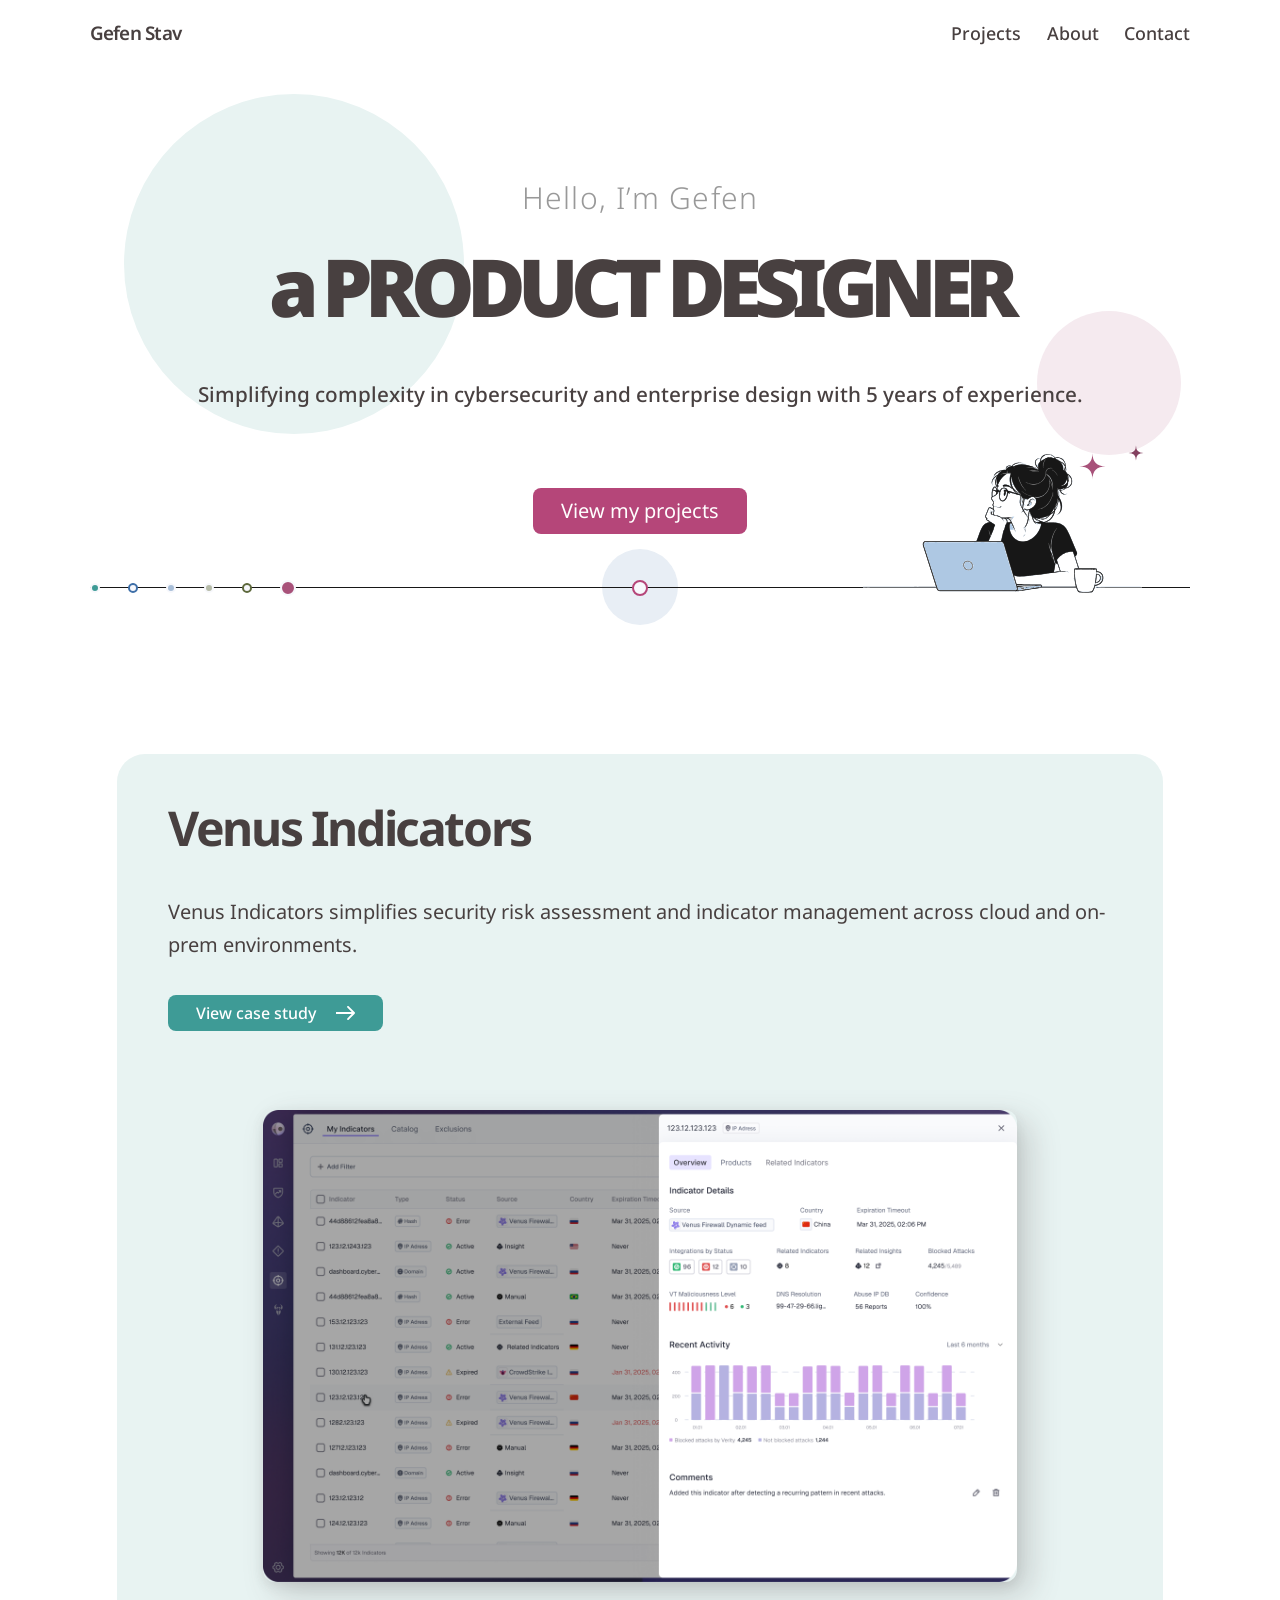
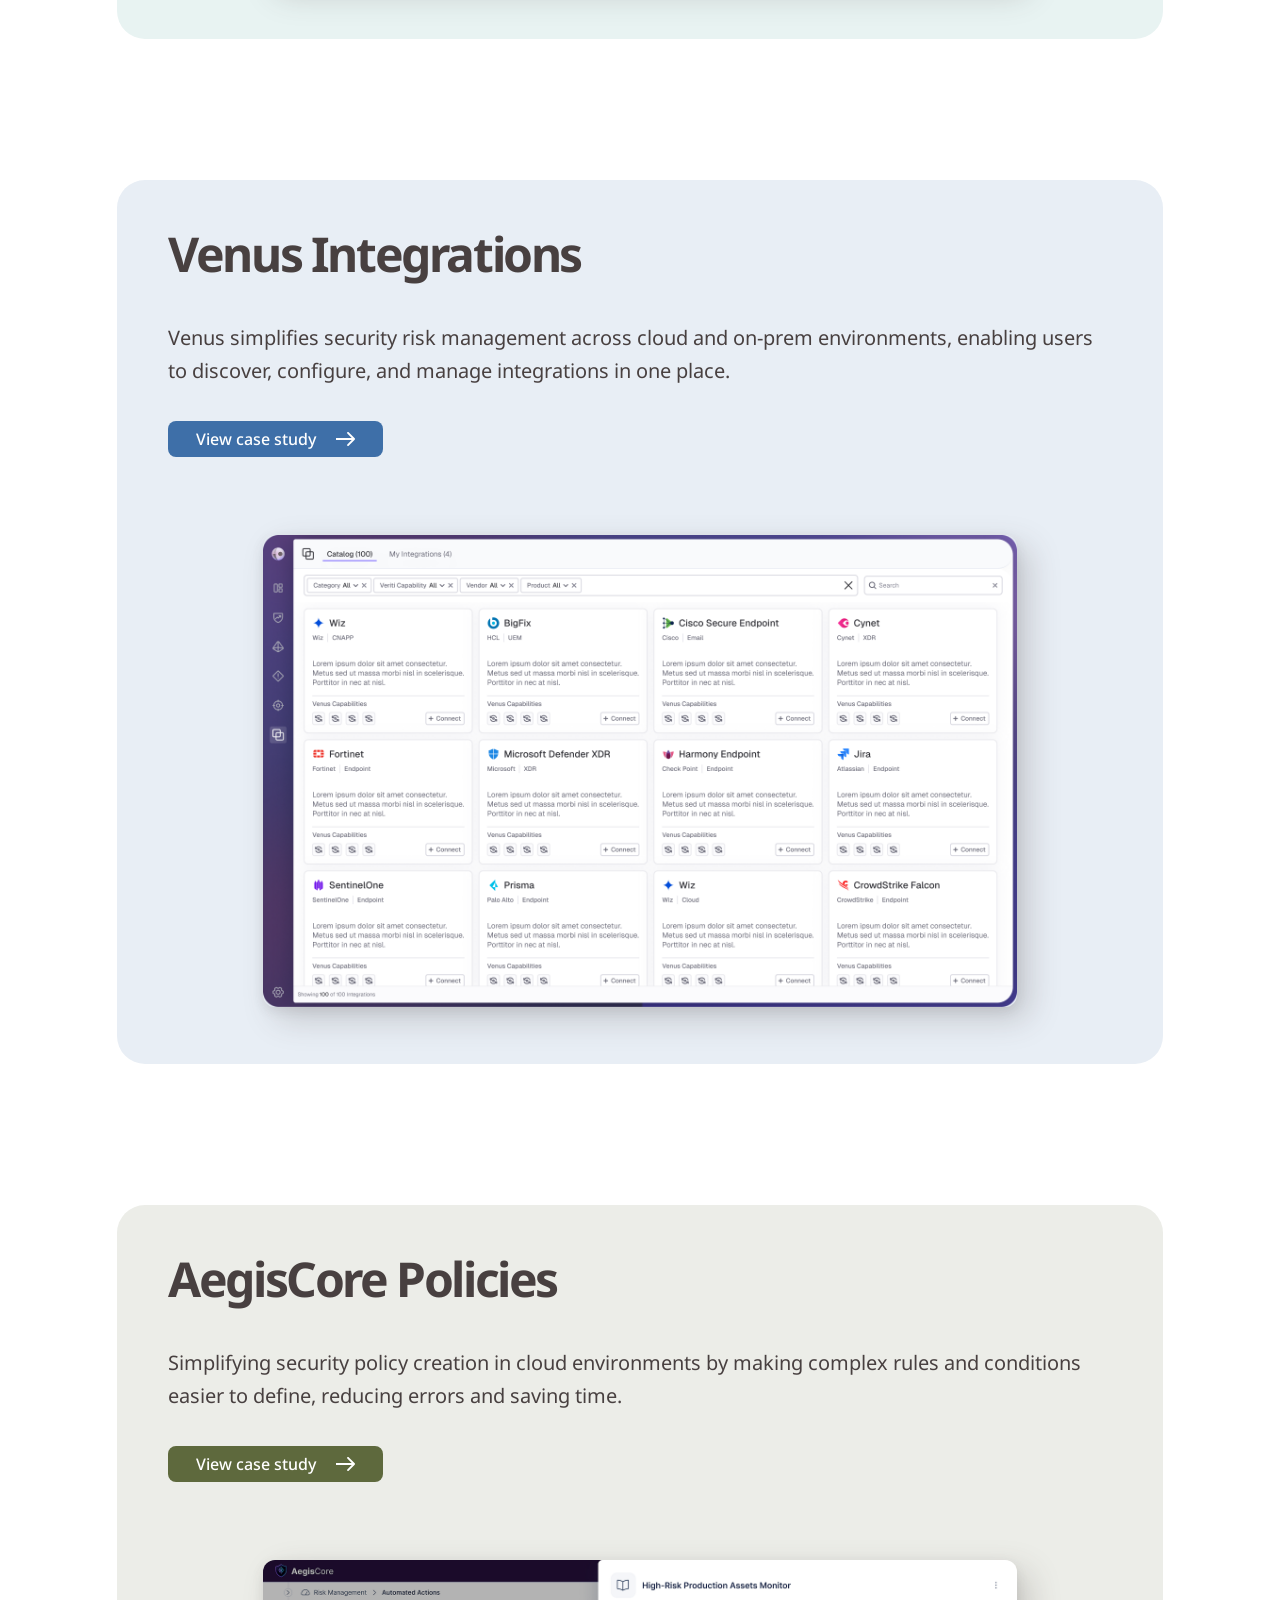
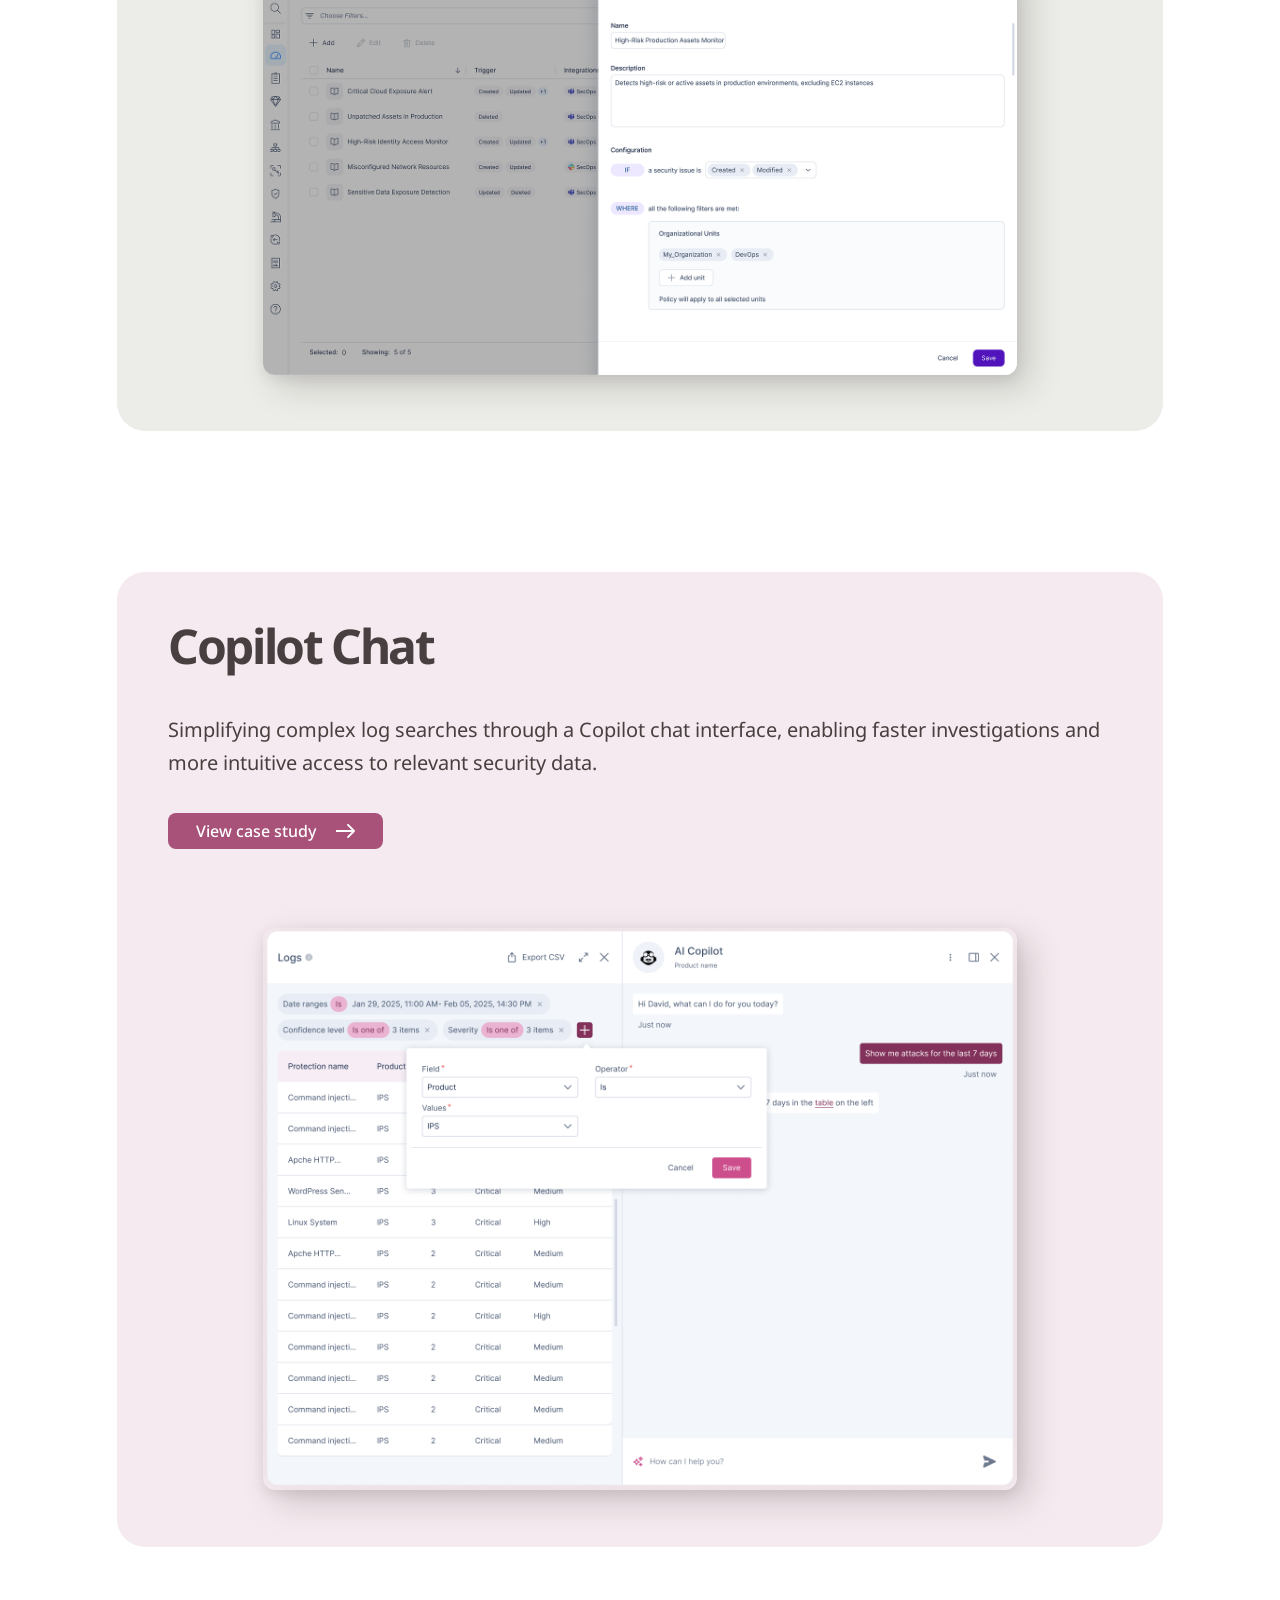
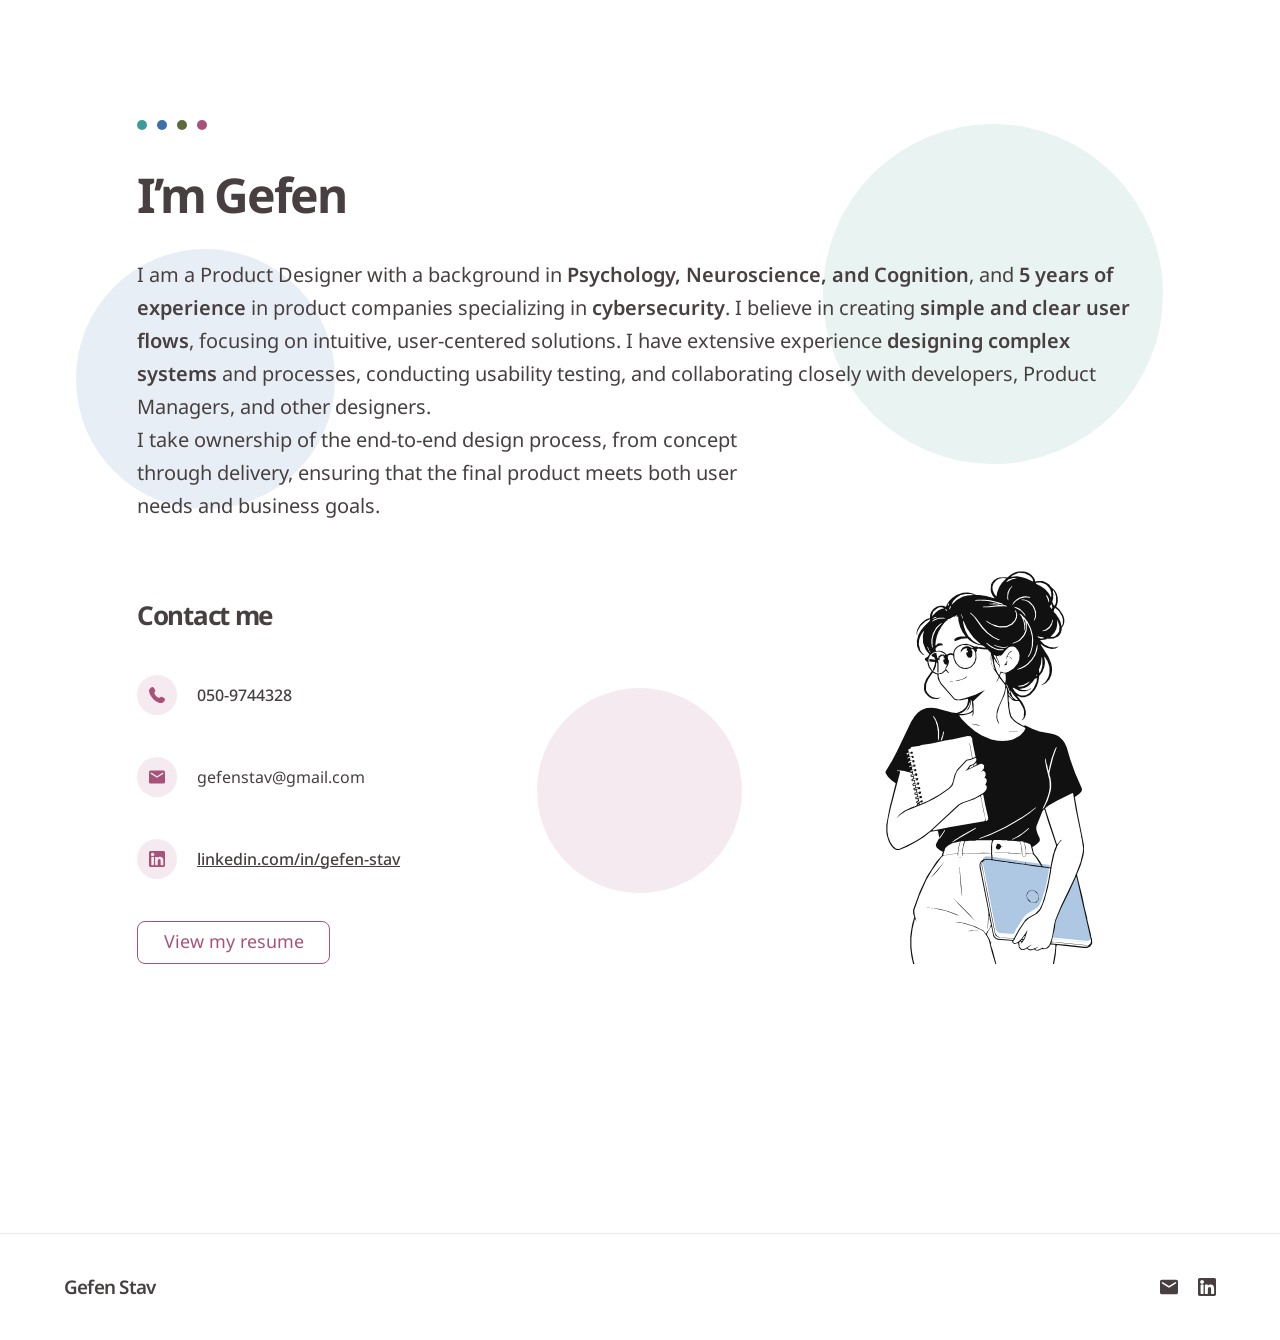
<file: index.html>
<!doctype html>
<html lang="en">
<head>
  <meta charset="UTF-8" />
  <meta name="viewport" content="width=device-width, initial-scale=1.0" />
  <title>Gefen Stav — Product Designer</title>
  <link rel="preconnect" href="https://fonts.googleapis.com" />
  <link rel="preconnect" href="https://fonts.gstatic.com" crossorigin />
  <link href="https://fonts.googleapis.com/css2?family=Noto+Sans:wght@300;400;500;600;900&display=swap" rel="stylesheet" />
  <link rel="stylesheet" href="css/variables.css" />
  <link rel="stylesheet" href="css/typography.css" />
  <link rel="stylesheet" href="css/base.css" />
  <link rel="stylesheet" href="css/hero.css" />
  <link rel="stylesheet" href="css/projects.css" />
  <link rel="stylesheet" href="css/about.css" />
  <link rel="stylesheet" href="css/footer.css" />
</head>
<body>

  <header class="site-header">
    <div class="site-header__inner">
      <a href="#top" class="logo-link">
        <p class="logo-text">Gefen Stav</p>
      </a>
      <button
        type="button"
        class="nav-toggle"
        id="navToggle"
        aria-label="Open menu"
        aria-expanded="false"
        aria-controls="mainNav"
      >
        <span class="nav-toggle__bar"></span>
        <span class="nav-toggle__bar"></span>
        <span class="nav-toggle__bar"></span>
      </button>
      <nav class="main-nav" id="mainNav" aria-label="Main">
        <a href="#projects" class="nav-link">Projects</a>
        <a href="#about" class="nav-link">About</a>
        <a href="#contact" class="nav-link">Contact</a>
      </nav>
    </div>
  </header>

  <section class="hero" id="top">
    <div class="hero__doodles" aria-hidden="true">
      <!-- Soft background circles + two sparkle stars tucked by her head,
           matching the simplified Figma reference - replaces the old
           icon-cushion + scattered star/x treatment. -->
      <div class="hero__blob hero__blob--a"></div>
      <div class="hero__blob hero__blob--b"></div>
      <div class="hero__blob hero__blob--c"></div>
      <svg class="hero__star hero__star--a" viewBox="0 0 16 16" fill="currentColor">
        <path d="M8 2Q8 8 14 8Q8 8 8 14Q8 8 2 8Q8 8 8 2Z" />
      </svg>
      <svg class="hero__star hero__star--b" viewBox="0 0 16 16" fill="currentColor">
        <path d="M8 2Q8 8 14 8Q8 8 8 14Q8 8 2 8Q8 8 8 2Z" />
      </svg>
    </div>
    <div class="hero__content">
      <div class="hero__intro">
        <div class="hero__headline">
          <p class="text-greeting">Hello, I’m Gefen</p>
          <h1 class="text-title">
            <span>a</span><span>Product Designer</span>
          </h1>
        </div>
        <p class="text-body-lg">
          Simplifying complexity in cybersecurity and enterprise design
          with 5 years of experience.
        </p>
      </div>
      <a href="#projects" class="btn btn--primary">View my projects</a>
    </div>

    <div class="hero__decor" aria-hidden="true">
      <div class="hero__line"></div>
      <div class="hero__dots">
        <img src="assets/icons/hero/dot-teal-solid.svg" alt="" />
        <img src="assets/icons/hero/dot-blue-hollow.svg" alt="" />
        <img src="assets/icons/hero/dot-blue-soft.svg" alt="" />
        <img src="assets/icons/hero/dot-olive-soft.svg" alt="" />
        <img src="assets/icons/hero/dot-olive-hollow.svg" alt="" />
        <img src="assets/icons/hero/dot-mauve-bullseye.svg" alt="" />
        <img src="assets/icons/hero/dot-mauve-anchor.svg" alt="" />
      </div>
      <img
        class="hero__illustration"
        src="assets/icons/hero/illustration-person-laptop.svg"
        alt="Illustration of Gefen working at a laptop"
      />
    </div>
  </section>

  <section class="case-study theme-teal" id="projects">
    <div class="case-study__inner">
      <div class="case-study__text">
        <div class="case-study__heading">
          <h2 class="text-section-title">Venus Indicators</h2>
          <p class="text-intro">
            Venus Indicators simplifies security risk assessment and
            indicator management across cloud and on-prem environments.
          </p>
        </div>
        <a href="project-venus-indicators.html" class="btn btn--case">
          View case study
          <img src="assets/icons/projects/arrow-right.svg" alt="" />
        </a>
      </div>
      <div class="case-study__preview">
        <img
          src="assets/images/project-hero/indicators.png"
          alt="Venus Indicators dashboard preview"
        />
      </div>
    </div>
  </section>

  <section class="case-study theme-blue">
    <div class="case-study__inner">
      <div class="case-study__text">
        <div class="case-study__heading">
          <h2 class="text-section-title">Venus Integrations</h2>
          <p class="text-intro">
            Venus simplifies security risk management across cloud and
            on-prem environments, enabling users to discover, configure,
            and manage integrations in one place.
          </p>
        </div>
        <a href="project-venus-integrations.html" class="btn btn--case">
          View case study
          <img src="assets/icons/projects/arrow-right.svg" alt="" />
        </a>
      </div>
      <div class="case-study__preview">
        <img
          src="assets/images/project-hero/integrations.png"
          alt="Venus Integrations preview"
        />
      </div>
    </div>
  </section>

  <section class="case-study theme-olive">
    <div class="case-study__inner">
      <div class="case-study__text">
        <div class="case-study__heading">
          <h2 class="text-section-title">AegisCore Policies</h2>
          <p class="text-intro">
            Simplifying security policy creation in cloud environments by
            making complex rules and conditions easier to define, reducing
            errors and saving time.
          </p>
        </div>
        <a href="project-aegiscore-policies.html" class="btn btn--case">
          View case study
          <img src="assets/icons/projects/arrow-right.svg" alt="" />
        </a>
      </div>
      <div class="case-study__preview">
        <img
          src="assets/images/project-hero/policies.png"
          alt="AegisCore Policies interface preview"
        />
      </div>
    </div>
  </section>

  <section class="case-study theme-mauve">
    <div class="case-study__inner">
      <div class="case-study__text">
        <div class="case-study__heading">
          <h2 class="text-section-title">Copilot Chat</h2>
          <p class="text-intro">
            Simplifying complex log searches through a Copilot chat
            interface, enabling faster investigations and more intuitive
            access to relevant security data.
          </p>
        </div>
        <a href="project-copilot-chat.html" class="btn btn--case">
          View case study
          <img src="assets/icons/projects/arrow-right.svg" alt="" />
        </a>
      </div>
      <div class="case-study__preview">
        <img
          src="assets/images/project-hero/copilot.png"
          alt="Copilot Chat interface preview"
        />
      </div>
    </div>
  </section>

  <section class="about" id="about">
    <div class="about__scatter" aria-hidden="true">
      <!-- Soft background circles matching the simplified Figma reference -
           replaces the old dense star/x starfield. -->
      <div class="about__blob about__blob--a"></div>
      <div class="about__blob about__blob--b"></div>
      <div class="about__blob about__blob--c"></div>
    </div>
    <div class="about__inner">
      <div class="about__palette" aria-hidden="true">
        <span class="about__palette-dot about__palette-dot--teal"></span>
        <span class="about__palette-dot about__palette-dot--blue"></span>
        <span class="about__palette-dot about__palette-dot--olive"></span>
        <span class="about__palette-dot about__palette-dot--mauve"></span>
      </div>
      <h2 class="text-section-title">I’m Gefen</h2>
      <div class="about__body">
        <p class="text-intro">
          I am a Product Designer with a background in
          <strong>Psychology, Neuroscience, and Cognition</strong>, and
          <strong>5 years of experience</strong> in product companies
          specializing in <strong>cybersecurity</strong>. I believe in
          creating <strong>simple and clear user flows</strong>, focusing
          on intuitive, user-centered solutions. I have extensive
          experience <strong>designing complex systems</strong> and
          processes, conducting usability testing, and collaborating
          closely with developers, Product Managers, and other designers.
        </p>
        <div class="about__row">
          <div class="about__column">
            <p class="text-intro">
              I take ownership of the end-to-end design process, from
              concept through delivery, ensuring that the final product
              meets both user needs and business goals.
            </p>
            <div class="about__contact" id="contact">
              <h3 class="text-subhead">Contact me</h3>
              <ul class="contact-list">
                <li class="contact-item">
                  <img
                    class="contact-item__icon"
                    src="assets/icons/about/icon-phone.svg"
                    alt=""
                  />
                  <a class="text-contact contact-item__tel" href="tel:+972509744328">050-9744328</a>
                </li>
                <li class="contact-item">
                  <span class="contact-item__icon--wrapped">
                    <img src="assets/icons/about/icon-email.svg" alt="" />
                  </span>
                  <button
                    type="button"
                    class="text-contact contact-item__copy"
                    data-copy="gefenstav@gmail.com"
                  >gefenstav@gmail.com</button>
                </li>
                <li class="contact-item">
                  <img
                    class="contact-item__icon"
                    src="assets/icons/about/icon-linkedin.svg"
                    alt=""
                  />
                  <a
                    class="text-contact contact-item__link"
                    href="https://www.linkedin.com/in/gefen-stav/"
                    target="_blank"
                    rel="noopener"
                  >linkedin.com/in/gefen-stav</a>
                </li>
              </ul>
              <a
                href="resume.html"
                target="_blank"
                rel="noopener"
                class="btn btn--secondary about__resume-link"
              >View my resume</a>
            </div>
          </div>
          <img
            class="about__illustration"
            src="assets/icons/about/illustration-gefen-standing.svg"
            alt="Illustration of Gefen standing holding a notebook"
          />
        </div>
      </div>
    </div>
  </section>

  <footer class="site-footer">
    <div class="site-footer__inner">
      <a href="#top" class="logo-link">
        <p class="logo-text">Gefen Stav</p>
      </a>
      <div class="site-footer__contact">
        <a href="mailto:gefenstav@gmail.com" aria-label="Email Gefen Stav">
          <img src="assets/icons/footer/icon-email.svg" alt="" />
        </a>
        <a href="https://www.linkedin.com/in/gefen-stav/" target="_blank" rel="noopener" aria-label="Gefen Stav on LinkedIn">
          <img src="assets/icons/footer/icon-linkedin.svg" alt="" />
        </a>
      </div>
    </div>
  </footer>

  <script src="js/main.js"></script>
</body>
</html>
</file>
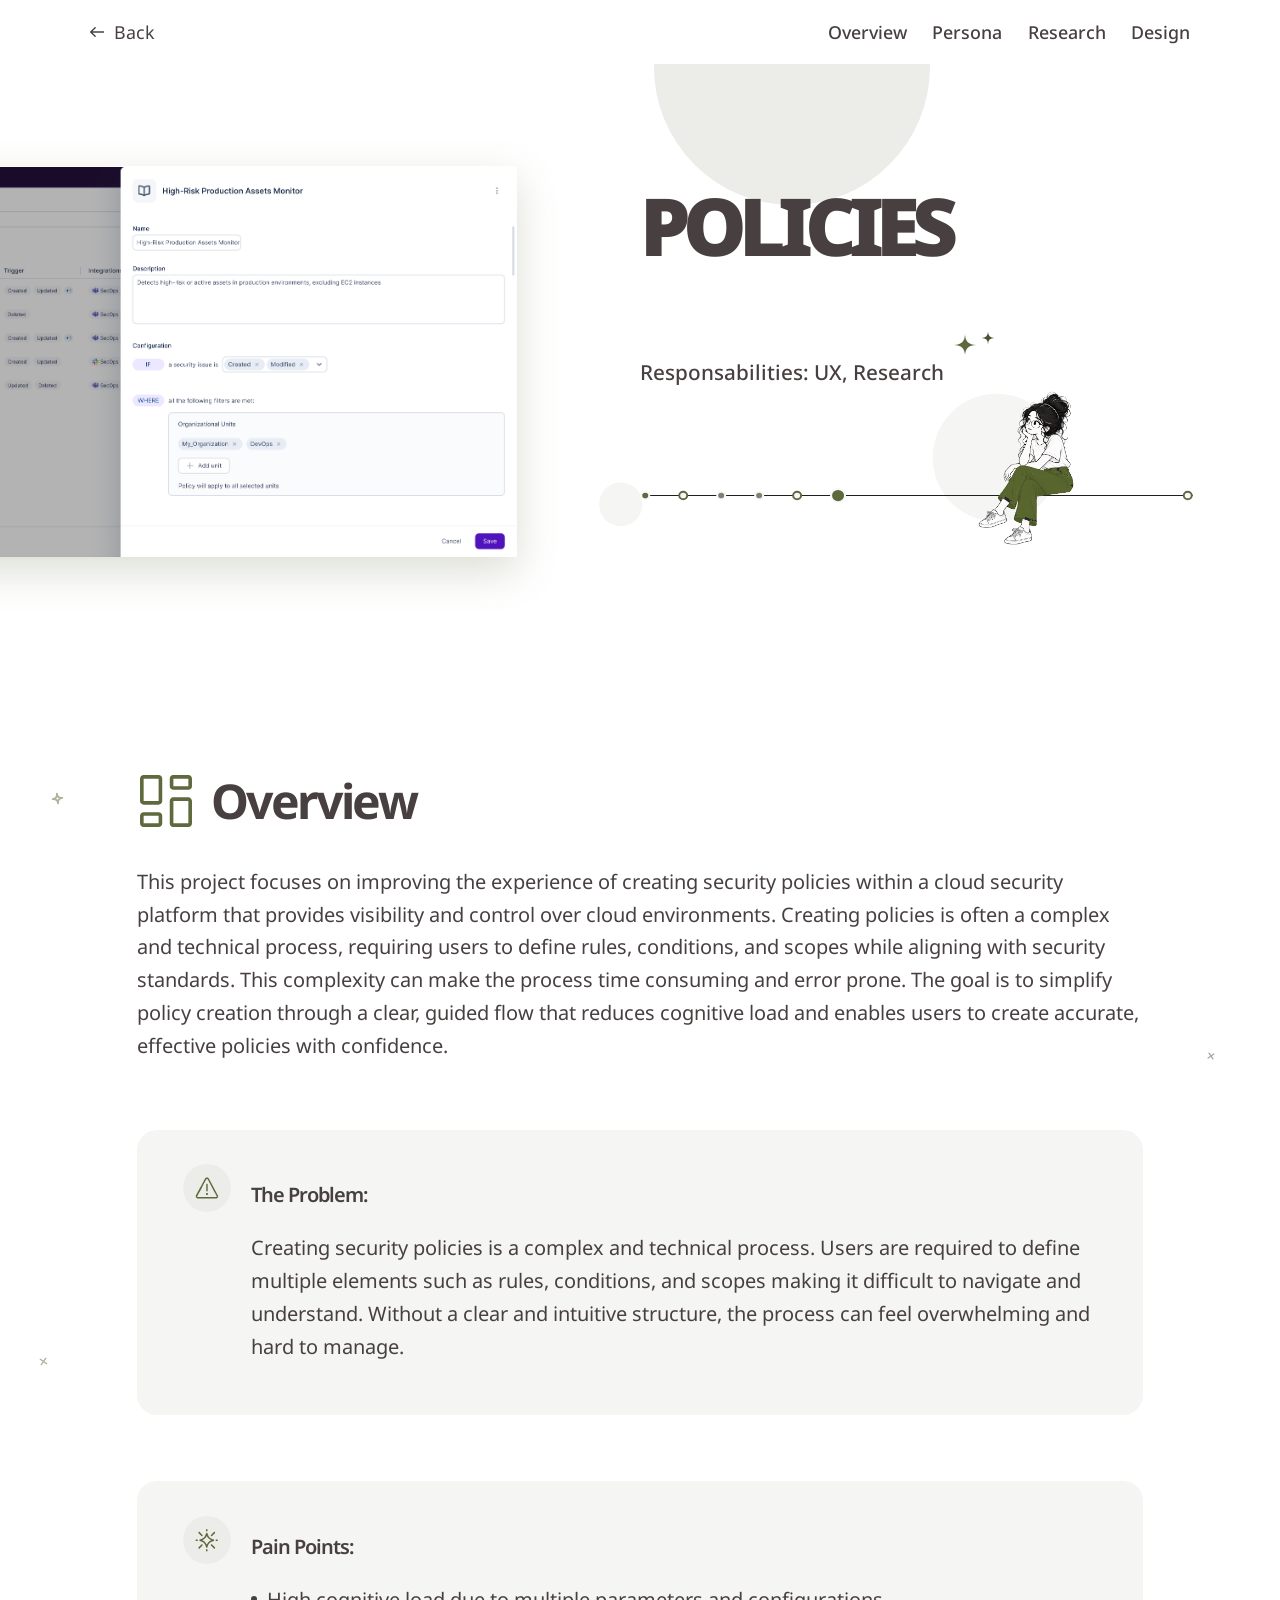
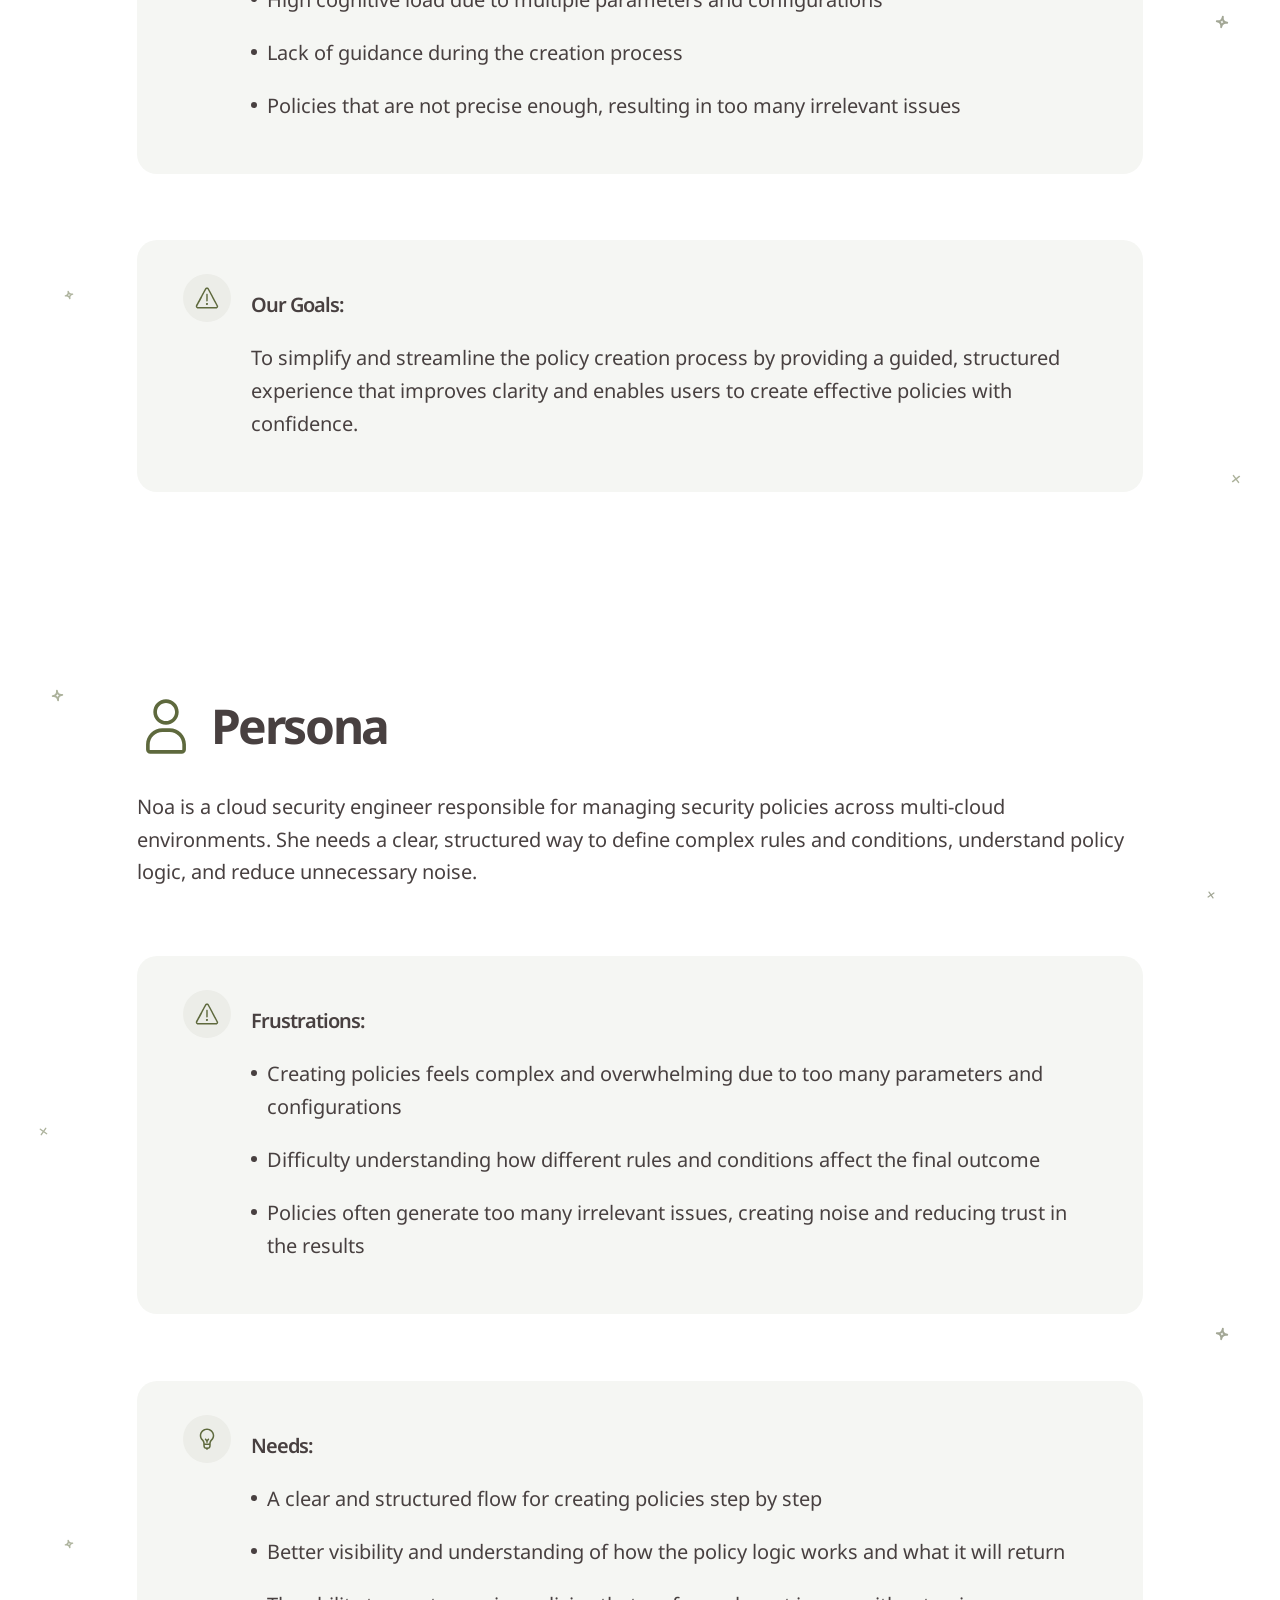
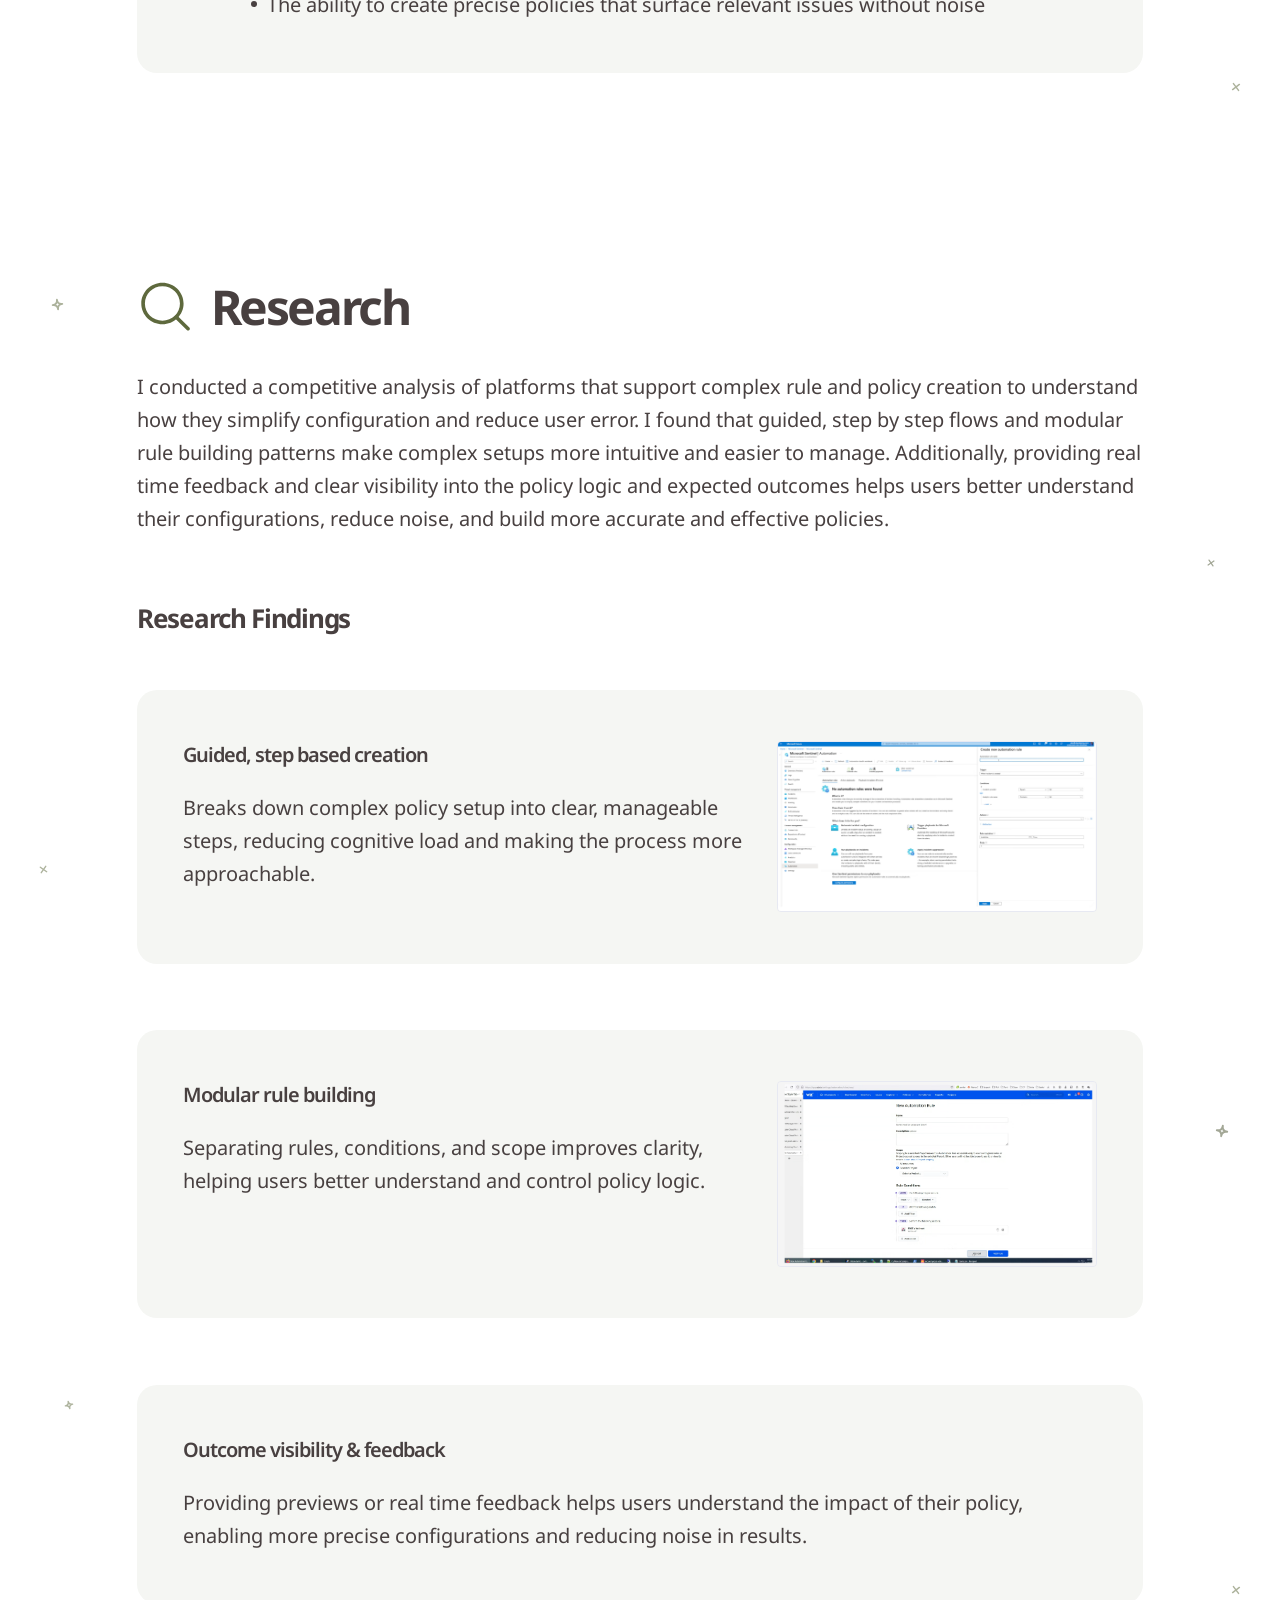
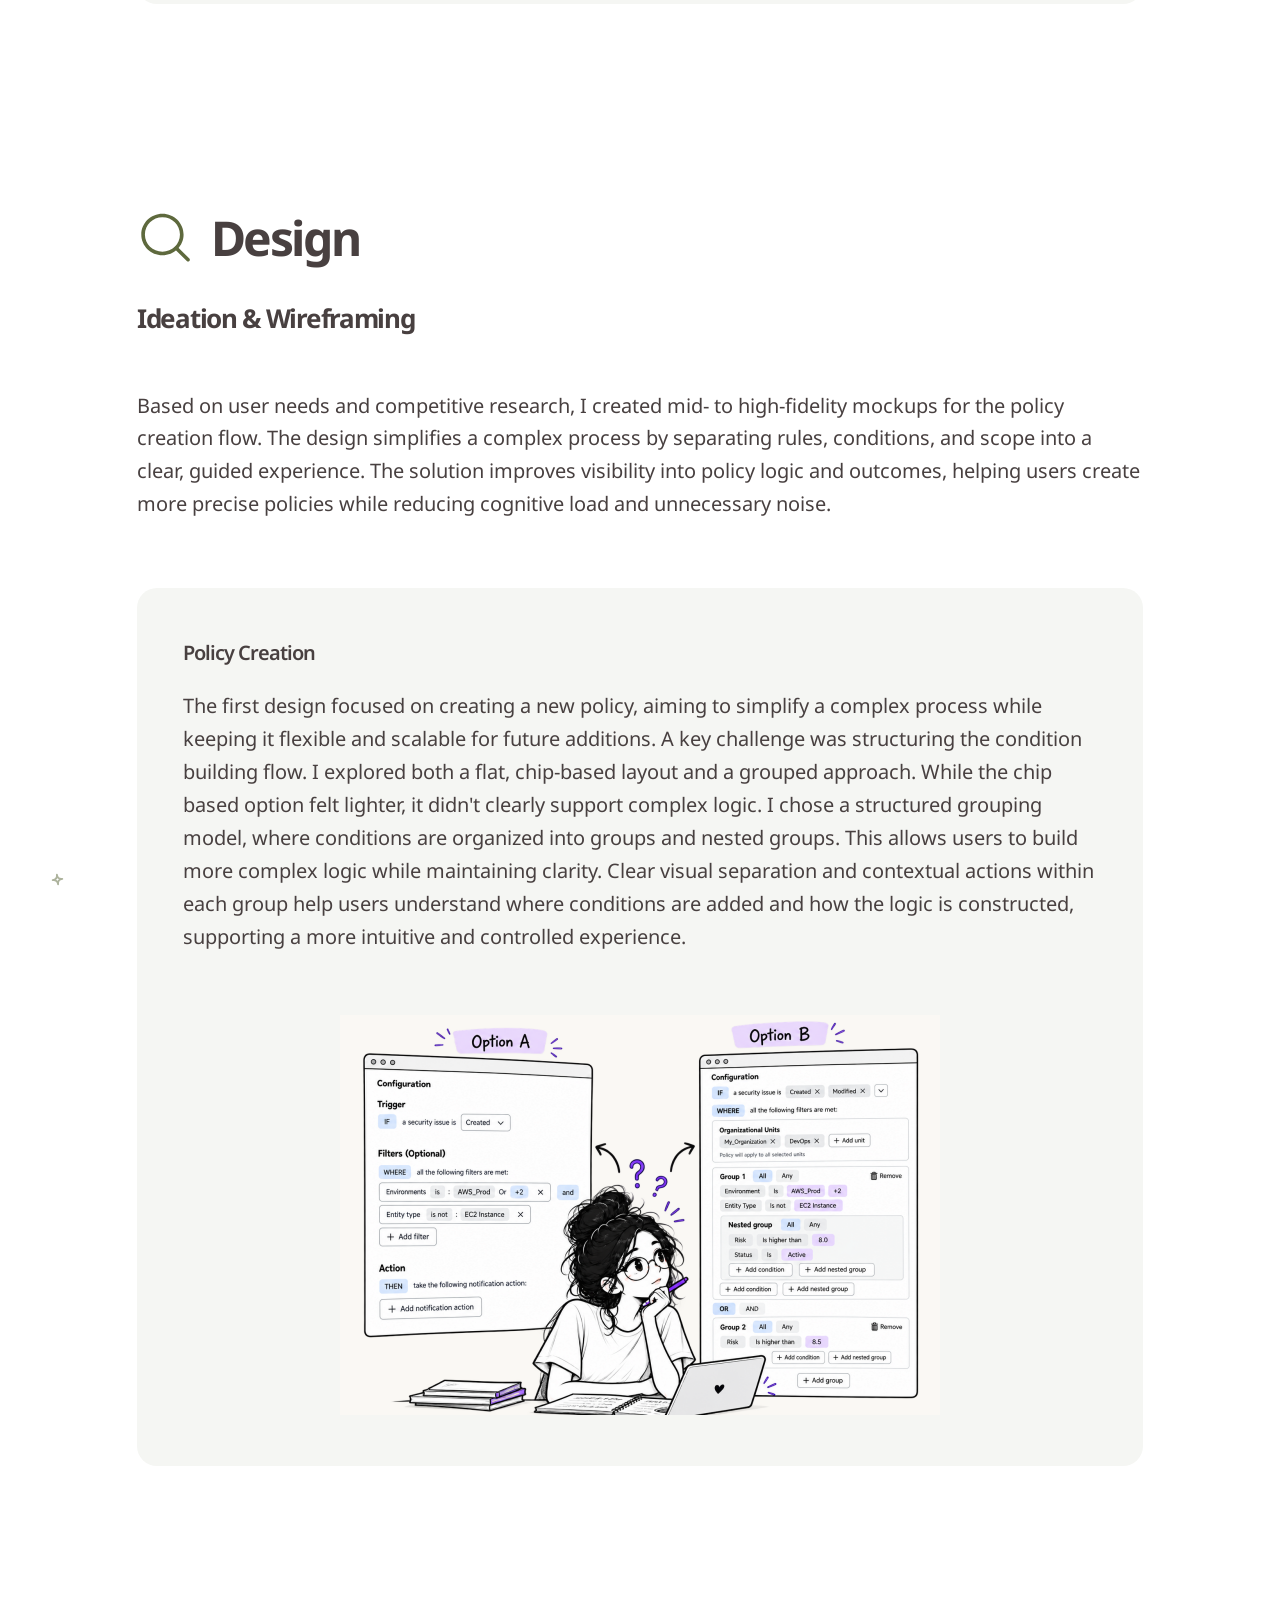
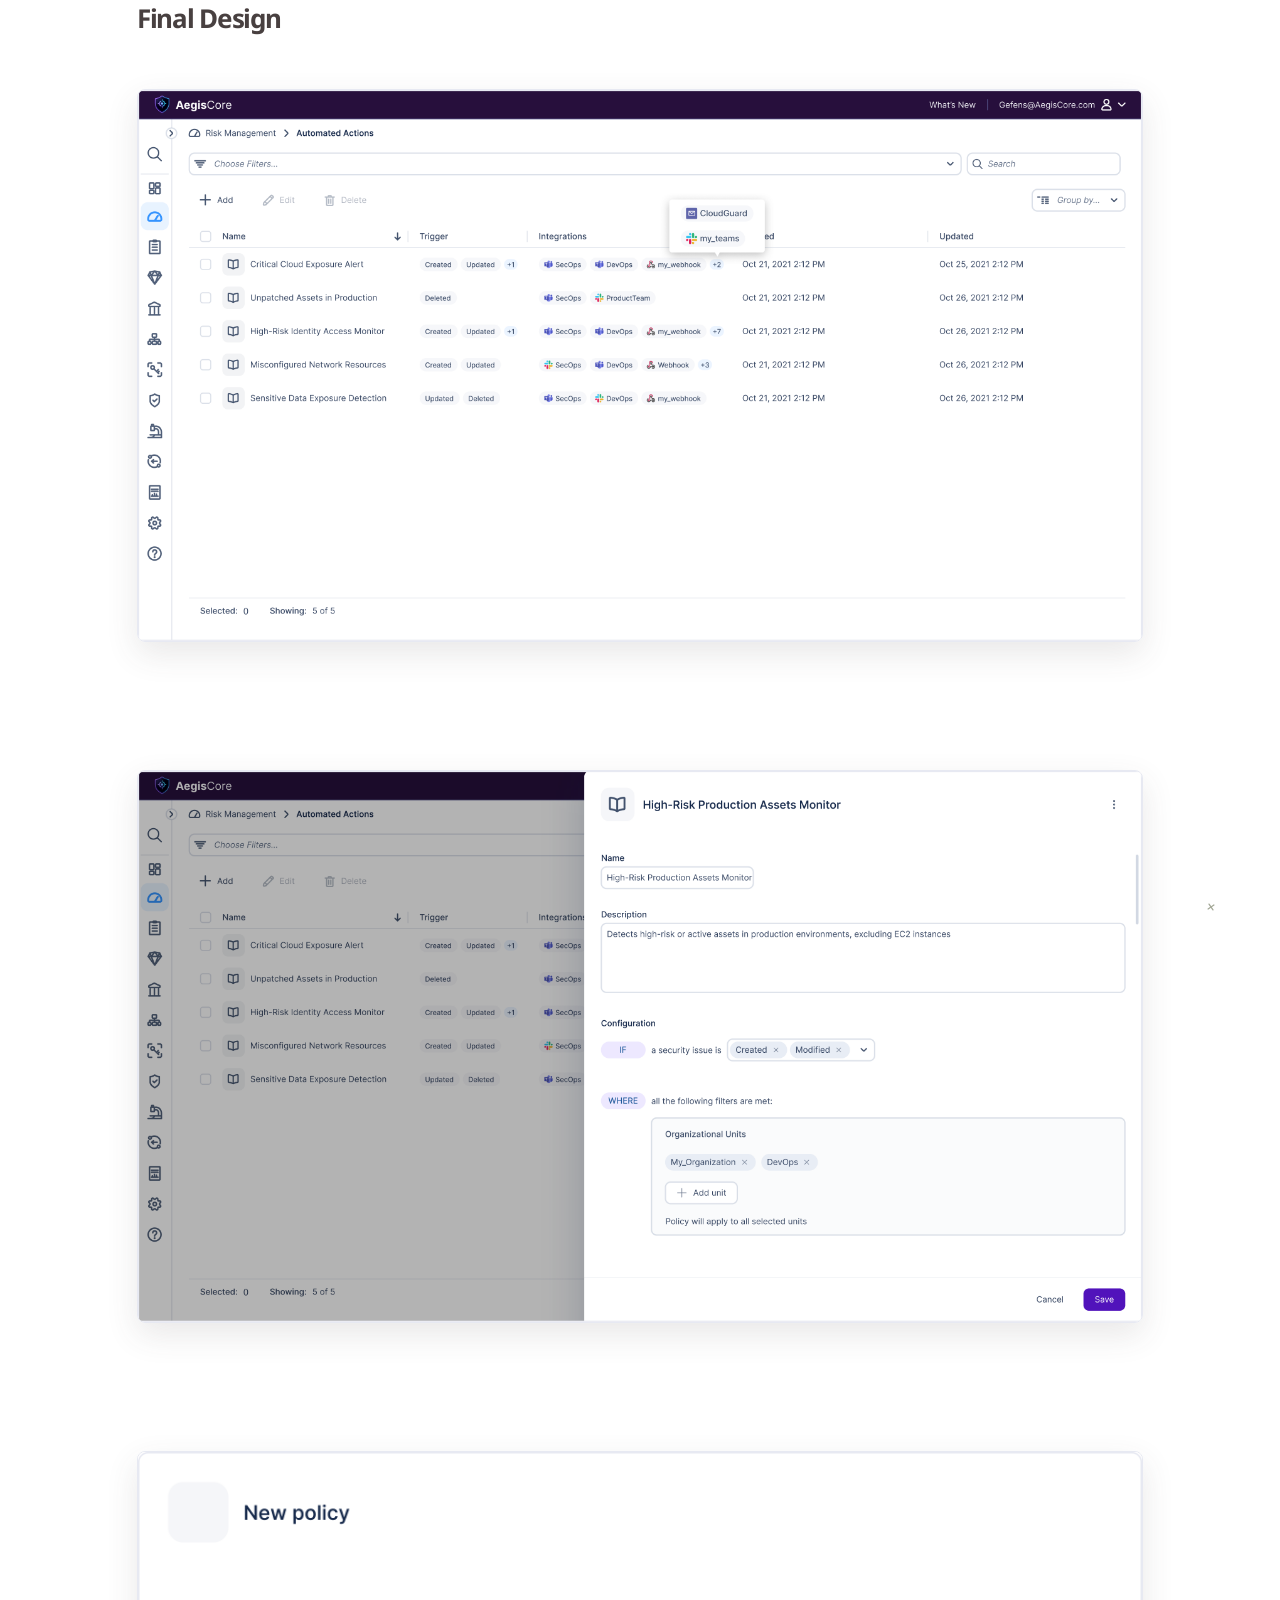
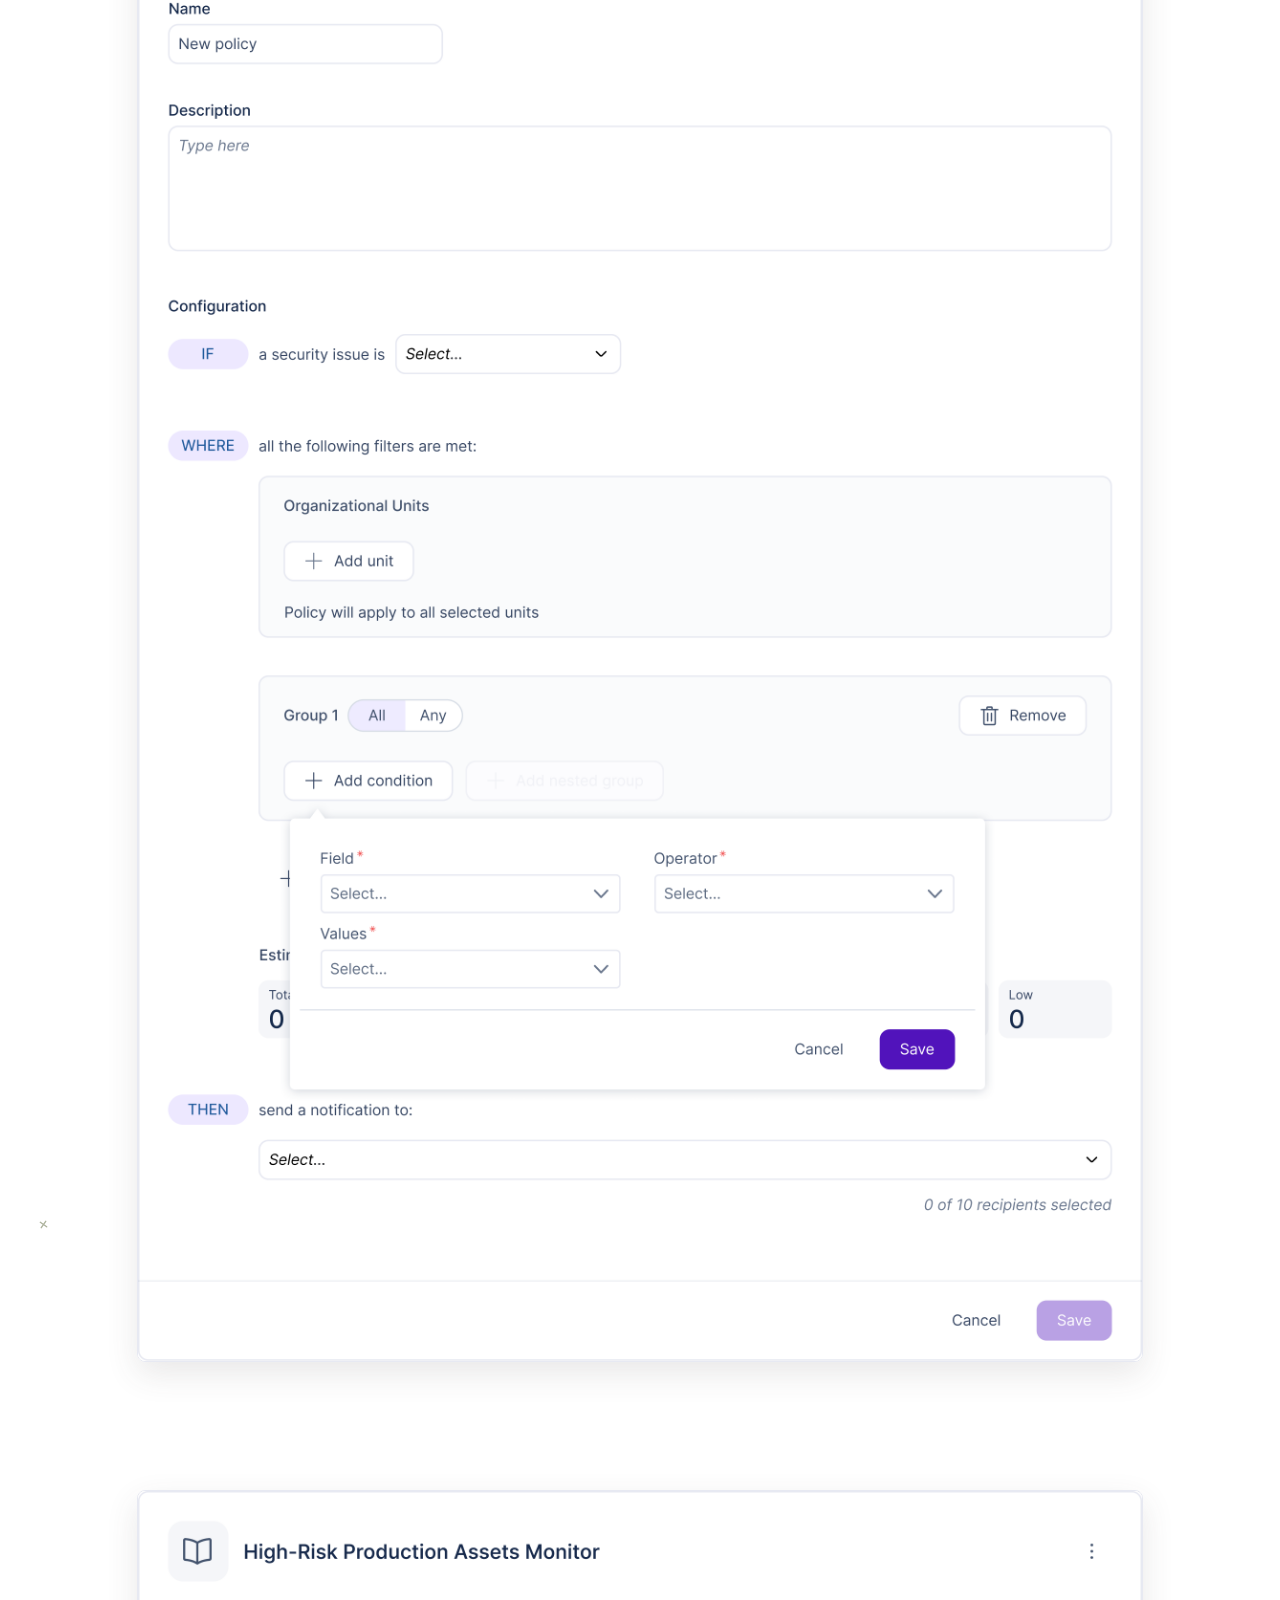
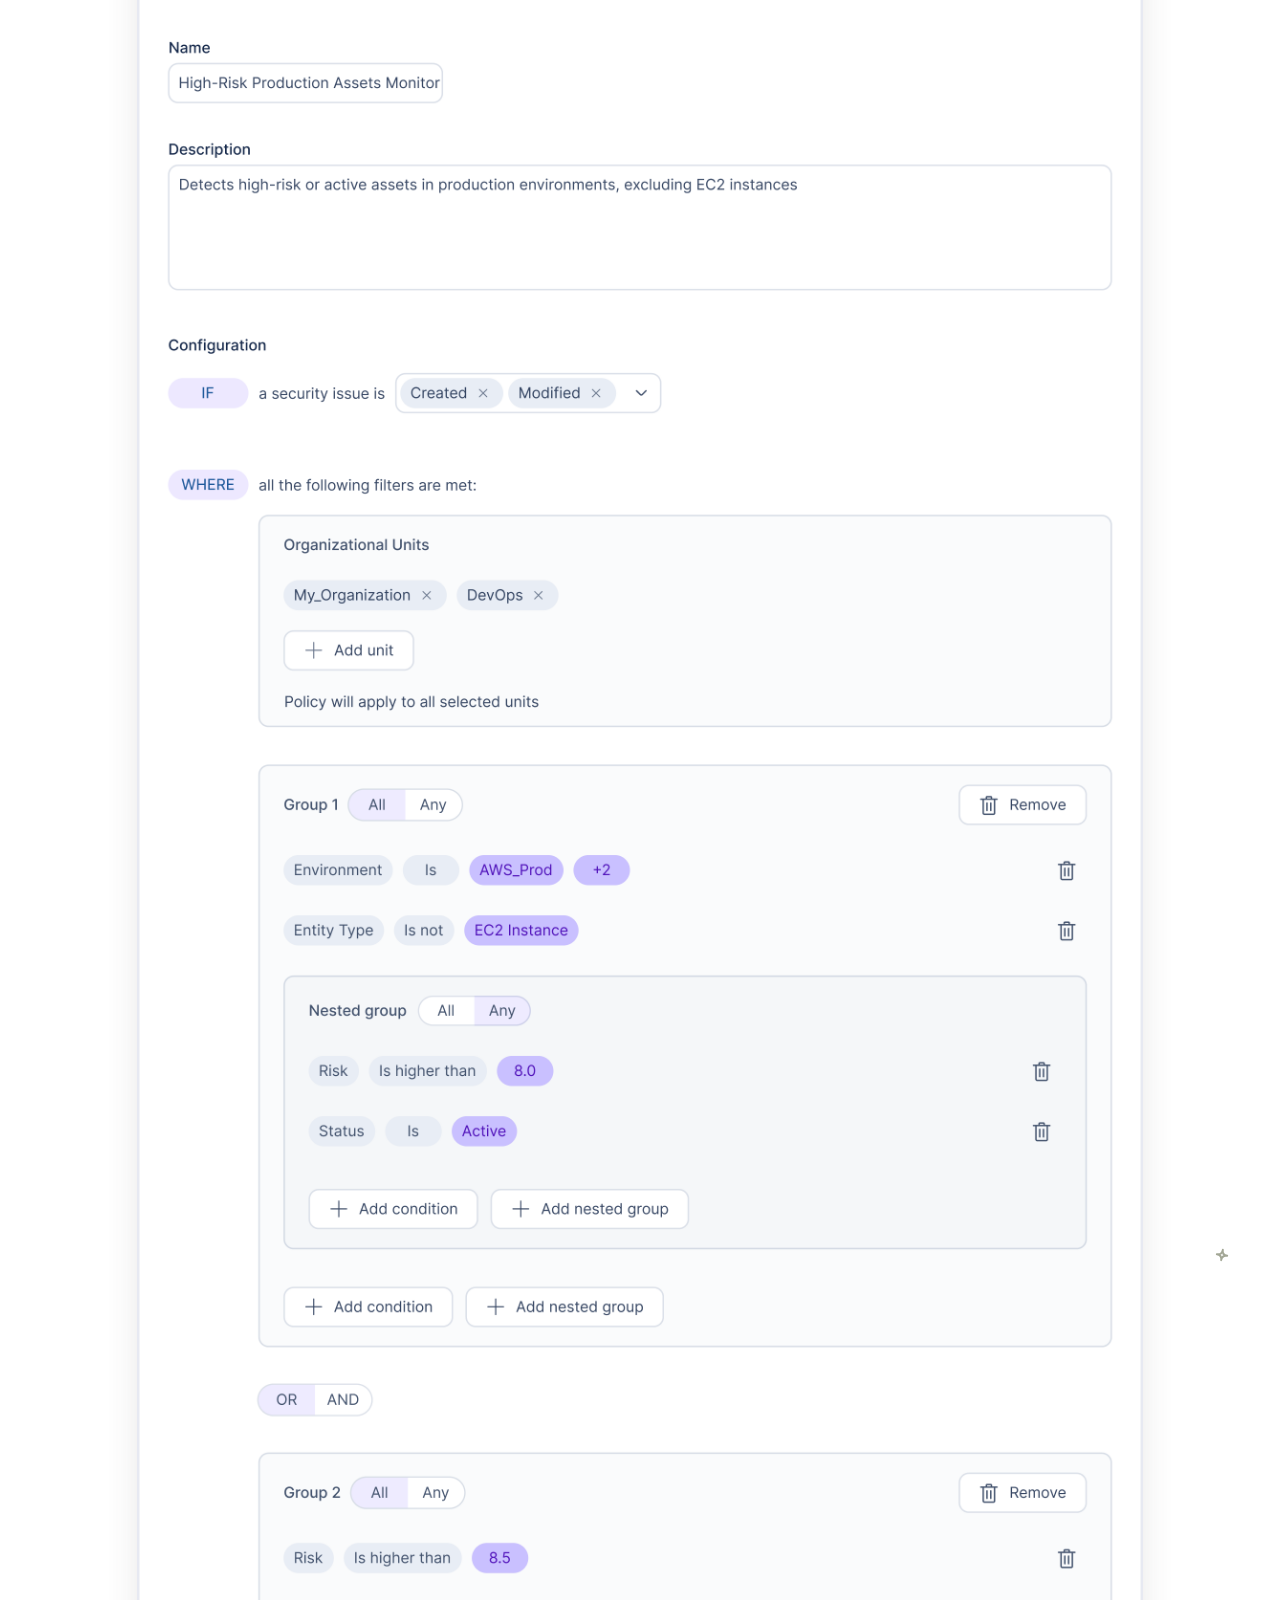
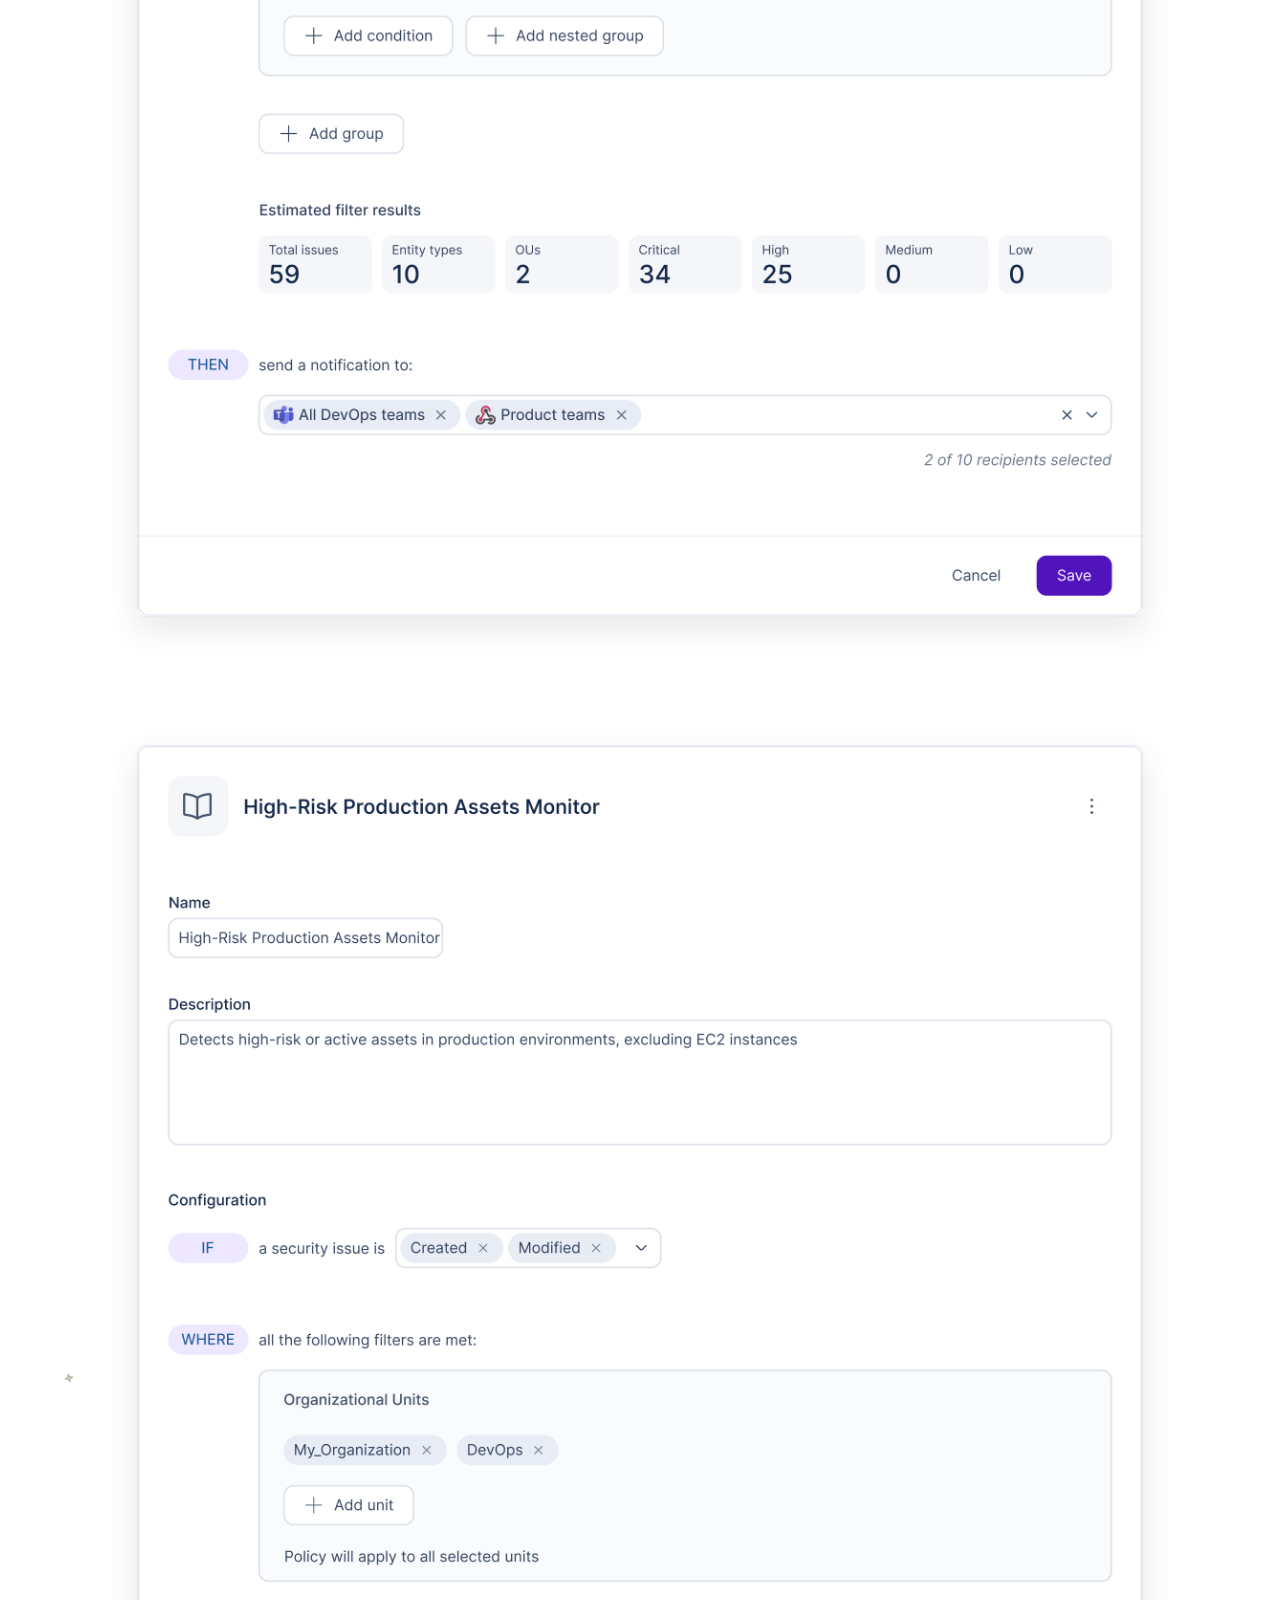
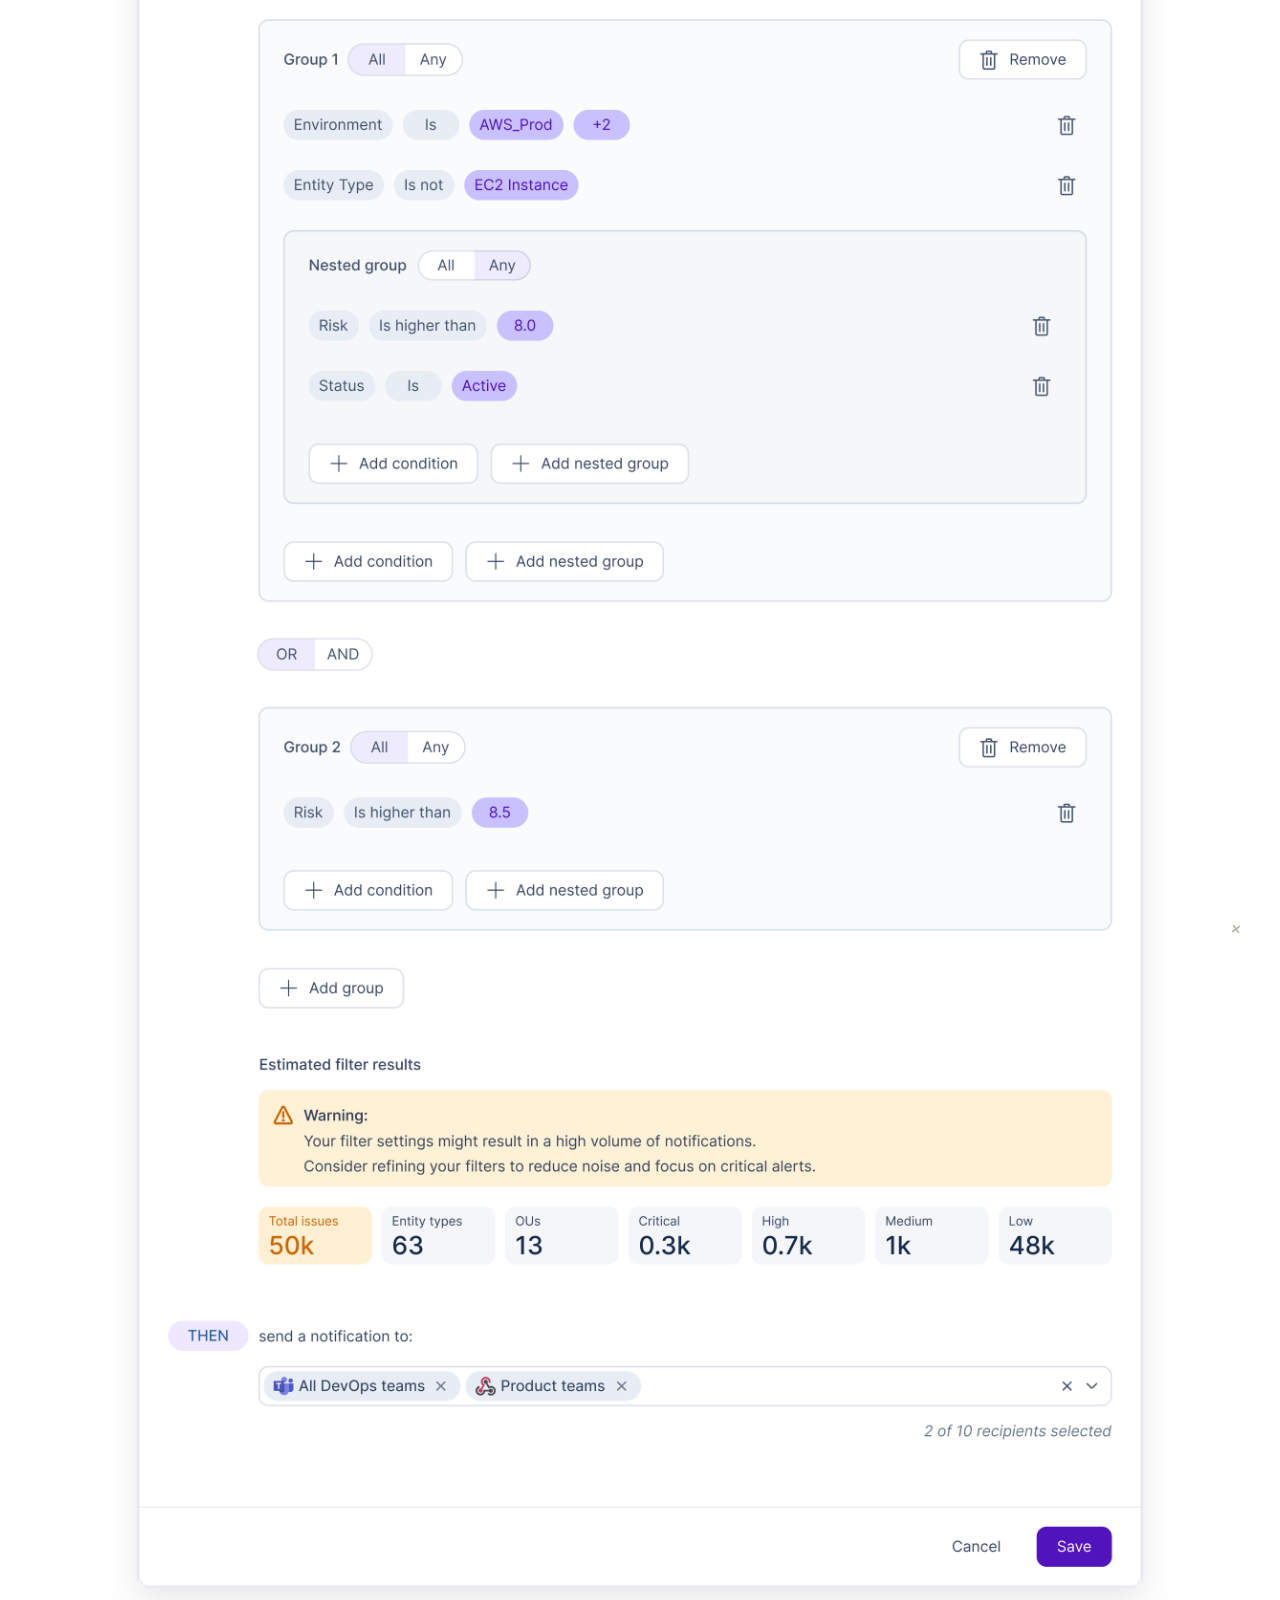
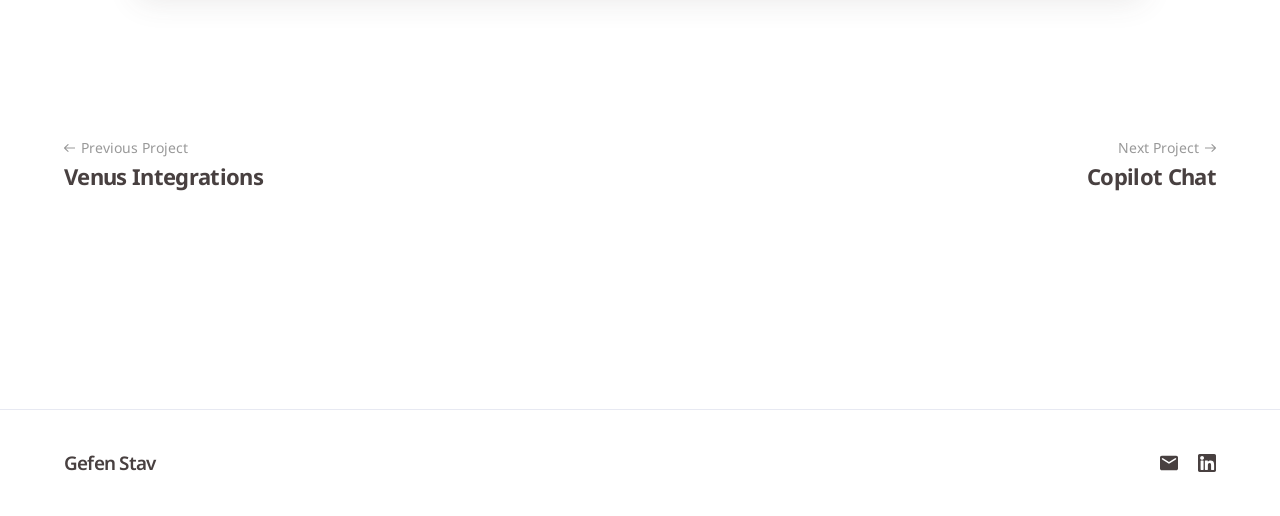
<file: project-aegiscore-policies.html>
<!doctype html>
<html lang="en">
<head>
  <meta charset="UTF-8" />
  <meta name="viewport" content="width=device-width, initial-scale=1.0" />
  <title>AegisCore Policies — Gefen Stav</title>
  <link rel="preconnect" href="https://fonts.googleapis.com" />
  <link rel="preconnect" href="https://fonts.gstatic.com" crossorigin />
  <link href="https://fonts.googleapis.com/css2?family=Noto+Sans:wght@300;400;500;600;900&display=swap" rel="stylesheet" />
  <link rel="stylesheet" href="css/variables.css" />
  <link rel="stylesheet" href="css/typography.css" />
  <link rel="stylesheet" href="css/base.css" />
  <link rel="stylesheet" href="css/hero.css" />
  <link rel="stylesheet" href="css/project-hero.css" />
  <link rel="stylesheet" href="css/overview.css" />
  <link rel="stylesheet" href="css/research.css" />
  <link rel="stylesheet" href="css/design.css" />
  <link rel="stylesheet" href="css/project-nav.css" />
  <link rel="stylesheet" href="css/footer.css" />
</head>
<body class="theme-olive">

  <header class="site-header">
    <div class="site-header__inner">
      <a href="index.html#projects" class="back-link">
        <img src="assets/icons/projects/arrow-dark.svg" alt="" class="back-link__icon" />
        Back
      </a>
      <button
        type="button"
        class="nav-toggle"
        id="navToggle"
        aria-label="Open menu"
        aria-expanded="false"
        aria-controls="mainNav"
      >
        <span class="nav-toggle__bar"></span>
        <span class="nav-toggle__bar"></span>
        <span class="nav-toggle__bar"></span>
      </button>
      <nav class="main-nav" id="mainNav" aria-label="Project sections">
        <a href="#overview" class="nav-link">Overview</a>
        <a href="#persona" class="nav-link">Persona</a>
        <a href="#research" class="nav-link">Research</a>
        <a href="#design" class="nav-link">Design</a>
      </nav>
    </div>
  </header>

  <section class="project-hero project-hero--framed project-hero--reversed" id="top">
    <div class="project-hero__doodles" aria-hidden="true">
      <!-- Soft background circles + two sparkle stars tucked by her head,
           matching the simplified Figma reference - replaces the old
           icon-cushion + scattered star/x treatment. -->
      <div class="project-hero__blob project-hero__blob--a"></div>
      <div class="project-hero__blob project-hero__blob--b"></div>
      <div class="project-hero__blob project-hero__blob--c"></div>
      <svg class="project-hero__star project-hero__star--a" viewBox="0 0 16 16" fill="currentColor">
        <path d="M8 2Q8 8 14 8Q8 8 8 14Q8 8 2 8Q8 8 8 2Z" />
      </svg>
      <svg class="project-hero__star project-hero__star--b" viewBox="0 0 16 16" fill="currentColor">
        <path d="M8 2Q8 8 14 8Q8 8 8 14Q8 8 2 8Q8 8 8 2Z" />
      </svg>
    </div>
    <div class="project-hero__inner">
      <div class="project-hero__content">
        <div class="project-hero__text-block">
        <div class="project-hero__heading">
          <h1 class="text-title text-title--word project-hero__title">Policies</h1>
        </div>
        <p class="text-body-lg project-hero__subtitle">Responsabilities: UX, Research</p>
      </div>
      <div class="project-hero__line-row">
        <img class="project-hero__decor-line" src="assets/icons/project-hero/line-dots-policies.svg" alt="" aria-hidden="true" />
        <img
          class="project-hero__character"
          src="assets/images/project-hero/character-sitting-policies.png"
          alt=""
          aria-hidden="true"
        />
      </div>
      </div>
      <div class="project-hero__graphic" style="margin-top: -10px;">
        <span class="project-hero__graphic-shadow">
          <img
            class="project-hero__graphic-img"
            src="assets/images/project-hero/aegiscore-ui-policies-v3.png"
            alt="AegisCore automated policy interface, showing the High-Risk Production Assets Monitor panel"
          />
        </span>
      </div>
    </div>
  </section>

  <section class="overview" id="overview">
      <div class="overview__scatter" aria-hidden="true">
        <svg class="overview__scatter-mark overview__scatter-mark--1" viewBox="0 0 16 16" fill="none" stroke="currentColor" stroke-width="2.2" stroke-linecap="round" stroke-linejoin="round">
          <path d="M8 2Q8 8 14 8Q8 8 8 14Q8 8 2 8Q8 8 8 2Z" />
        </svg>
        <svg class="overview__scatter-mark overview__scatter-mark--2" viewBox="0 0 16 16" fill="none" stroke="currentColor" stroke-width="2" stroke-linecap="round">
          <path d="M4 4L12 12" /><path d="M12 4L4 12" />
        </svg>
        <svg class="overview__scatter-mark overview__scatter-mark--3" viewBox="0 0 16 16" fill="none" stroke="currentColor" stroke-width="2" stroke-linecap="round">
          <path d="M4 4L12 12" /><path d="M12 4L4 12" />
        </svg>
        <svg class="overview__scatter-mark overview__scatter-mark--4" viewBox="0 0 16 16" fill="none" stroke="currentColor" stroke-width="2.2" stroke-linecap="round" stroke-linejoin="round">
          <path d="M8 2Q8 8 14 8Q8 8 8 14Q8 8 2 8Q8 8 8 2Z" />
        </svg>
        <svg class="overview__scatter-mark overview__scatter-mark--5" viewBox="0 0 16 16" fill="none" stroke="currentColor" stroke-width="2.2" stroke-linecap="round" stroke-linejoin="round">
          <path d="M8 2Q8 8 14 8Q8 8 8 14Q8 8 2 8Q8 8 8 2Z" />
        </svg>
        <svg class="overview__scatter-mark overview__scatter-mark--6" viewBox="0 0 16 16" fill="none" stroke="currentColor" stroke-width="2" stroke-linecap="round">
          <path d="M4 4L12 12" /><path d="M12 4L4 12" />
        </svg>
      </div>
    <div class="overview__inner">
      <div class="overview__heading">
        <img src="assets/icons/overview/icon-overview-olive.svg" alt="" />
        <h2 class="text-section-title">Overview</h2>
      </div>
      <div class="overview__body">
        <p class="text-intro">
          This project focuses on improving the experience of creating
          security policies within a cloud security platform that provides
          visibility and control over cloud environments. Creating policies
          is often a complex and technical process, requiring users to
          define rules, conditions, and scopes while aligning with security
          standards. This complexity can make the process time consuming
          and error prone. The goal is to simplify policy creation through
          a clear, guided flow that reduces cognitive load and enables
          users to create accurate, effective policies with confidence.
        </p>
        <div class="overview__cards">
          <div class="overview-card">
            <span class="overview-card__icon">
              <img src="assets/icons/overview/icon-warning-olive.svg" alt="" />
            </span>
            <div class="overview-card__content">
              <p class="text-card-title">The Problem:</p>
              <p class="text-intro">
                Creating security policies is a complex and technical
                process. Users are required to define multiple elements
                such as rules, conditions, and scopes making it difficult
                to navigate and understand. Without a clear and intuitive
                structure, the process can feel overwhelming and hard to
                manage.
              </p>
            </div>
          </div>

          <div class="overview-card">
            <span class="overview-card__icon">
              <img src="assets/icons/overview/icon-new-olive.svg" alt="" />
            </span>
            <div class="overview-card__content">
              <p class="text-card-title">Pain Points:</p>
              <ul class="overview-card__list">
                <li>
                  <img src="assets/icons/overview/bullet-dot.svg" alt="" />
                  <p class="text-intro">High cognitive load due to multiple parameters and configurations</p>
                </li>
                <li>
                  <img src="assets/icons/overview/bullet-dot.svg" alt="" />
                  <p class="text-intro">Lack of guidance during the creation process</p>
                </li>
                <li>
                  <img src="assets/icons/overview/bullet-dot.svg" alt="" />
                  <p class="text-intro">Policies that are not precise enough, resulting in too many irrelevant issues</p>
                </li>
              </ul>
            </div>
          </div>

          <div class="overview-card">
            <span class="overview-card__icon">
              <img src="assets/icons/overview/icon-warning-olive.svg" alt="" />
            </span>
            <div class="overview-card__content">
              <p class="text-card-title">Our Goals:</p>
              <p class="text-intro">
                To simplify and streamline the policy creation process by
                providing a guided, structured experience that improves
                clarity and enables users to create effective policies
                with confidence.
              </p>
            </div>
          </div>
        </div>
      </div>
    </div>
  </section>

  <section class="overview" id="persona">
      <div class="overview__scatter" aria-hidden="true">
        <svg class="overview__scatter-mark overview__scatter-mark--1" viewBox="0 0 16 16" fill="none" stroke="currentColor" stroke-width="2.2" stroke-linecap="round" stroke-linejoin="round">
          <path d="M8 2Q8 8 14 8Q8 8 8 14Q8 8 2 8Q8 8 8 2Z" />
        </svg>
        <svg class="overview__scatter-mark overview__scatter-mark--2" viewBox="0 0 16 16" fill="none" stroke="currentColor" stroke-width="2" stroke-linecap="round">
          <path d="M4 4L12 12" /><path d="M12 4L4 12" />
        </svg>
        <svg class="overview__scatter-mark overview__scatter-mark--3" viewBox="0 0 16 16" fill="none" stroke="currentColor" stroke-width="2" stroke-linecap="round">
          <path d="M4 4L12 12" /><path d="M12 4L4 12" />
        </svg>
        <svg class="overview__scatter-mark overview__scatter-mark--4" viewBox="0 0 16 16" fill="none" stroke="currentColor" stroke-width="2.2" stroke-linecap="round" stroke-linejoin="round">
          <path d="M8 2Q8 8 14 8Q8 8 8 14Q8 8 2 8Q8 8 8 2Z" />
        </svg>
        <svg class="overview__scatter-mark overview__scatter-mark--5" viewBox="0 0 16 16" fill="none" stroke="currentColor" stroke-width="2.2" stroke-linecap="round" stroke-linejoin="round">
          <path d="M8 2Q8 8 14 8Q8 8 8 14Q8 8 2 8Q8 8 8 2Z" />
        </svg>
        <svg class="overview__scatter-mark overview__scatter-mark--6" viewBox="0 0 16 16" fill="none" stroke="currentColor" stroke-width="2" stroke-linecap="round">
          <path d="M4 4L12 12" /><path d="M12 4L4 12" />
        </svg>
      </div>
    <div class="overview__inner">
      <div class="overview__heading">
        <img src="assets/icons/persona/icon-user-olive.svg" alt="" />
        <h2 class="text-section-title">Persona</h2>
      </div>
      <div class="overview__body">
        <p class="text-intro">
          Noa is a cloud security engineer responsible for managing
          security policies across multi-cloud environments. She needs a
          clear, structured way to define complex rules and conditions,
          understand policy logic, and reduce unnecessary noise.
        </p>
        <div class="overview__cards">
          <div class="overview-card">
            <span class="overview-card__icon">
              <img src="assets/icons/overview/icon-warning-olive.svg" alt="" />
            </span>
            <div class="overview-card__content">
              <p class="text-card-title">Frustrations:</p>
              <ul class="overview-card__list">
                <li>
                  <img src="assets/icons/overview/bullet-dot.svg" alt="" />
                  <p class="text-intro">Creating policies feels complex and overwhelming due to too many parameters and configurations</p>
                </li>
                <li>
                  <img src="assets/icons/overview/bullet-dot.svg" alt="" />
                  <p class="text-intro">Difficulty understanding how different rules and conditions affect the final outcome</p>
                </li>
                <li>
                  <img src="assets/icons/overview/bullet-dot.svg" alt="" />
                  <p class="text-intro">Policies often generate too many irrelevant issues, creating noise and reducing trust in the results</p>
                </li>
              </ul>
            </div>
          </div>

          <div class="overview-card">
            <span class="overview-card__icon">
              <img src="assets/icons/persona/icon-lightbulb-olive.svg" alt="" />
            </span>
            <div class="overview-card__content">
              <p class="text-card-title">Needs:</p>
              <ul class="overview-card__list">
                <li>
                  <img src="assets/icons/overview/bullet-dot.svg" alt="" />
                  <p class="text-intro">A clear and structured flow for creating policies step by step</p>
                </li>
                <li>
                  <img src="assets/icons/overview/bullet-dot.svg" alt="" />
                  <p class="text-intro">Better visibility and understanding of how the policy logic works and what it will return</p>
                </li>
                <li>
                  <img src="assets/icons/overview/bullet-dot.svg" alt="" />
                  <p class="text-intro">The ability to create precise policies that surface relevant issues without noise</p>
                </li>
              </ul>
            </div>
          </div>
        </div>
      </div>
    </div>
  </section>

  <section class="overview" id="research">
      <div class="overview__scatter" aria-hidden="true">
        <svg class="overview__scatter-mark overview__scatter-mark--1" viewBox="0 0 16 16" fill="none" stroke="currentColor" stroke-width="2.2" stroke-linecap="round" stroke-linejoin="round">
          <path d="M8 2Q8 8 14 8Q8 8 8 14Q8 8 2 8Q8 8 8 2Z" />
        </svg>
        <svg class="overview__scatter-mark overview__scatter-mark--2" viewBox="0 0 16 16" fill="none" stroke="currentColor" stroke-width="2" stroke-linecap="round">
          <path d="M4 4L12 12" /><path d="M12 4L4 12" />
        </svg>
        <svg class="overview__scatter-mark overview__scatter-mark--3" viewBox="0 0 16 16" fill="none" stroke="currentColor" stroke-width="2" stroke-linecap="round">
          <path d="M4 4L12 12" /><path d="M12 4L4 12" />
        </svg>
        <svg class="overview__scatter-mark overview__scatter-mark--4" viewBox="0 0 16 16" fill="none" stroke="currentColor" stroke-width="2.2" stroke-linecap="round" stroke-linejoin="round">
          <path d="M8 2Q8 8 14 8Q8 8 8 14Q8 8 2 8Q8 8 8 2Z" />
        </svg>
        <svg class="overview__scatter-mark overview__scatter-mark--5" viewBox="0 0 16 16" fill="none" stroke="currentColor" stroke-width="2.2" stroke-linecap="round" stroke-linejoin="round">
          <path d="M8 2Q8 8 14 8Q8 8 8 14Q8 8 2 8Q8 8 8 2Z" />
        </svg>
        <svg class="overview__scatter-mark overview__scatter-mark--6" viewBox="0 0 16 16" fill="none" stroke="currentColor" stroke-width="2" stroke-linecap="round">
          <path d="M4 4L12 12" /><path d="M12 4L4 12" />
        </svg>
      </div>
    <div class="overview__inner">
      <div class="overview__heading">
        <img src="assets/icons/research/icon-search-olive.svg" alt="" />
        <h2 class="text-section-title">Research</h2>
      </div>
      <div class="overview__body">
        <p class="text-intro">
          I conducted a competitive analysis of platforms that support
          complex rule and policy creation to understand how they simplify
          configuration and reduce user error. I found that guided, step
          by step flows and modular rule building patterns make complex
          setups more intuitive and easier to manage. Additionally,
          providing real time feedback and clear visibility into the
          policy logic and expected outcomes helps users better understand
          their configurations, reduce noise, and build more accurate and
          effective policies.
        </p>
        <div class="research__findings">
          <p class="text-subhead">Research Findings</p>
          <div class="overview__cards">
            <div class="research-card">
              <div class="research-card__content">
                <p class="text-card-title">Guided, step based creation</p>
                <p class="text-intro">
                  Breaks down complex policy setup into clear, manageable
                  steps, reducing cognitive load and making the process
                  more approachable.
                </p>
              </div>
              <div class="research-card__thumb research-card__thumb--fit" style="aspect-ratio: 2784 / 1492;">
                <img src="assets/images/research/guided-step-creation.png" alt="Reference screenshot of a guided, step based creation flow" />
              </div>
            </div>

            <div class="research-card">
              <div class="research-card__content">
                <p class="text-card-title">Modular rule building</p>
                <p class="text-intro">
                  Separating rules, conditions, and scope improves clarity,
                  helping users better understand and control policy logic.
                </p>
              </div>
              <div class="research-card__thumb research-card__thumb--fit" style="aspect-ratio: 814 / 472;">
                <img src="assets/images/research/modular-rule-building.png" alt="Reference screenshot of modular rule building" />
              </div>
            </div>

            <div class="research-card">
              <div class="research-card__content">
                <p class="text-card-title">Outcome visibility &amp; feedback</p>
                <p class="text-intro">
                  Providing previews or real time feedback helps users
                  understand the impact of their policy, enabling more
                  precise configurations and reducing noise in results.
                </p>
              </div>
            </div>
          </div>
        </div>
      </div>
    </div>
  </section>

  <section class="overview" id="design">
      <div class="overview__scatter" aria-hidden="true">
        <svg class="overview__scatter-mark overview__scatter-mark--1" viewBox="0 0 16 16" fill="none" stroke="currentColor" stroke-width="2.2" stroke-linecap="round" stroke-linejoin="round">
          <path d="M8 2Q8 8 14 8Q8 8 8 14Q8 8 2 8Q8 8 8 2Z" />
        </svg>
        <svg class="overview__scatter-mark overview__scatter-mark--2" viewBox="0 0 16 16" fill="none" stroke="currentColor" stroke-width="2" stroke-linecap="round">
          <path d="M4 4L12 12" /><path d="M12 4L4 12" />
        </svg>
        <svg class="overview__scatter-mark overview__scatter-mark--3" viewBox="0 0 16 16" fill="none" stroke="currentColor" stroke-width="2" stroke-linecap="round">
          <path d="M4 4L12 12" /><path d="M12 4L4 12" />
        </svg>
        <svg class="overview__scatter-mark overview__scatter-mark--4" viewBox="0 0 16 16" fill="none" stroke="currentColor" stroke-width="2.2" stroke-linecap="round" stroke-linejoin="round">
          <path d="M8 2Q8 8 14 8Q8 8 8 14Q8 8 2 8Q8 8 8 2Z" />
        </svg>
        <svg class="overview__scatter-mark overview__scatter-mark--5" viewBox="0 0 16 16" fill="none" stroke="currentColor" stroke-width="2.2" stroke-linecap="round" stroke-linejoin="round">
          <path d="M8 2Q8 8 14 8Q8 8 8 14Q8 8 2 8Q8 8 8 2Z" />
        </svg>
        <svg class="overview__scatter-mark overview__scatter-mark--6" viewBox="0 0 16 16" fill="none" stroke="currentColor" stroke-width="2" stroke-linecap="round">
          <path d="M4 4L12 12" /><path d="M12 4L4 12" />
        </svg>
      </div>
    <div class="overview__inner">
      <div class="overview__heading">
        <img src="assets/icons/research/icon-search-olive.svg" alt="" />
        <h2 class="text-section-title">Design</h2>
      </div>
      <div class="overview__body">
        <div class="research__findings">
          <p class="text-subhead">Ideation &amp; Wireframing</p>
          <p class="text-intro">
            Based on user needs and competitive research, I created mid- to
            high-fidelity mockups for the policy creation flow. The design
            simplifies a complex process by separating rules, conditions,
            and scope into a clear, guided experience. The solution
            improves visibility into policy logic and outcomes, helping
            users create more precise policies while reducing cognitive
            load and unnecessary noise.
          </p>
        </div>

        <div class="overview__cards">
          <div class="research-card design-card">
            <div class="design-card__content">
              <p class="text-card-title">Policy Creation</p>
              <p class="text-intro">
                The first design focused on creating a new policy, aiming
                to simplify a complex process while keeping it flexible
                and scalable for future additions. A key challenge was
                structuring the condition building flow. I explored both a
                flat, chip-based layout and a grouped approach. While the
                chip based option felt lighter, it didn't clearly support
                complex logic. I chose a structured grouping model, where
                conditions are organized into groups and nested groups.
                This allows users to build more complex logic while
                maintaining clarity. Clear visual separation and
                contextual actions within each group help users understand
                where conditions are added and how the logic is
                constructed, supporting a more intuitive and controlled
                experience.
              </p>
            </div>
            <div class="design-card__illustration">
              <img src="assets/images/design/policy-creation-illustration.png" alt="Illustration of the Policy Creation design exploration, comparing a flat chip-based layout with a structured grouping model" />
            </div>
          </div>
        </div>

        <div class="research__findings">
          <p class="text-subhead">Final Design</p>
          <div class="design__final-shots">
            <img src="assets/images/design/final-design-list-view.png" alt="Final design of the automated policies list view" />
            <img src="assets/images/design/final-design-detail-panel.png" alt="Final design of a policy's detail panel" />
            <img src="assets/images/design/final-design-new-policy.png" alt="Final design of the new policy creation form" />
            <img src="assets/images/design/final-design-risk-form-1.png" alt="Final design of the High-Risk Production Assets Monitor policy, basic configuration" />
            <img src="assets/images/design/final-design-risk-form-2.png" alt="Final design of the High-Risk Production Assets Monitor policy, with expanded results" />
          </div>
        </div>
      </div>
    </div>
  </section>

  <nav class="project-nav" aria-label="Project navigation">
    <div class="project-nav__inner">
      <a href="project-venus-integrations.html" class="project-nav__link project-nav__link--prev">
        <span class="project-nav__eyebrow">
          <img src="assets/icons/projects/arrow-light.svg" alt="" class="project-nav__arrow project-nav__arrow--prev" />
          <span class="project-nav__label">Previous Project</span>
        </span>
        <span class="project-nav__title">Venus Integrations</span>
      </a>
      <a href="project-copilot-chat.html" class="project-nav__link project-nav__link--next">
        <span class="project-nav__eyebrow">
          <span class="project-nav__label">Next Project</span>
          <img src="assets/icons/projects/arrow-light.svg" alt="" class="project-nav__arrow" />
        </span>
        <span class="project-nav__title">Copilot Chat</span>
      </a>
    </div>
  </nav>

  <footer class="site-footer">
    <div class="site-footer__inner">
      <a href="index.html#top" class="logo-link">
        <p class="logo-text">Gefen Stav</p>
      </a>
      <div class="site-footer__contact">
        <a href="mailto:gefenstav@gmail.com" aria-label="Email Gefen Stav">
          <img src="assets/icons/footer/icon-email.svg" alt="" />
        </a>
        <a href="https://www.linkedin.com/in/gefen-stav/" target="_blank" rel="noopener" aria-label="Gefen Stav on LinkedIn">
          <img src="assets/icons/footer/icon-linkedin.svg" alt="" />
        </a>
      </div>
    </div>
  </footer>

  <script src="js/main.js"></script>
</body>
</html>
</file>
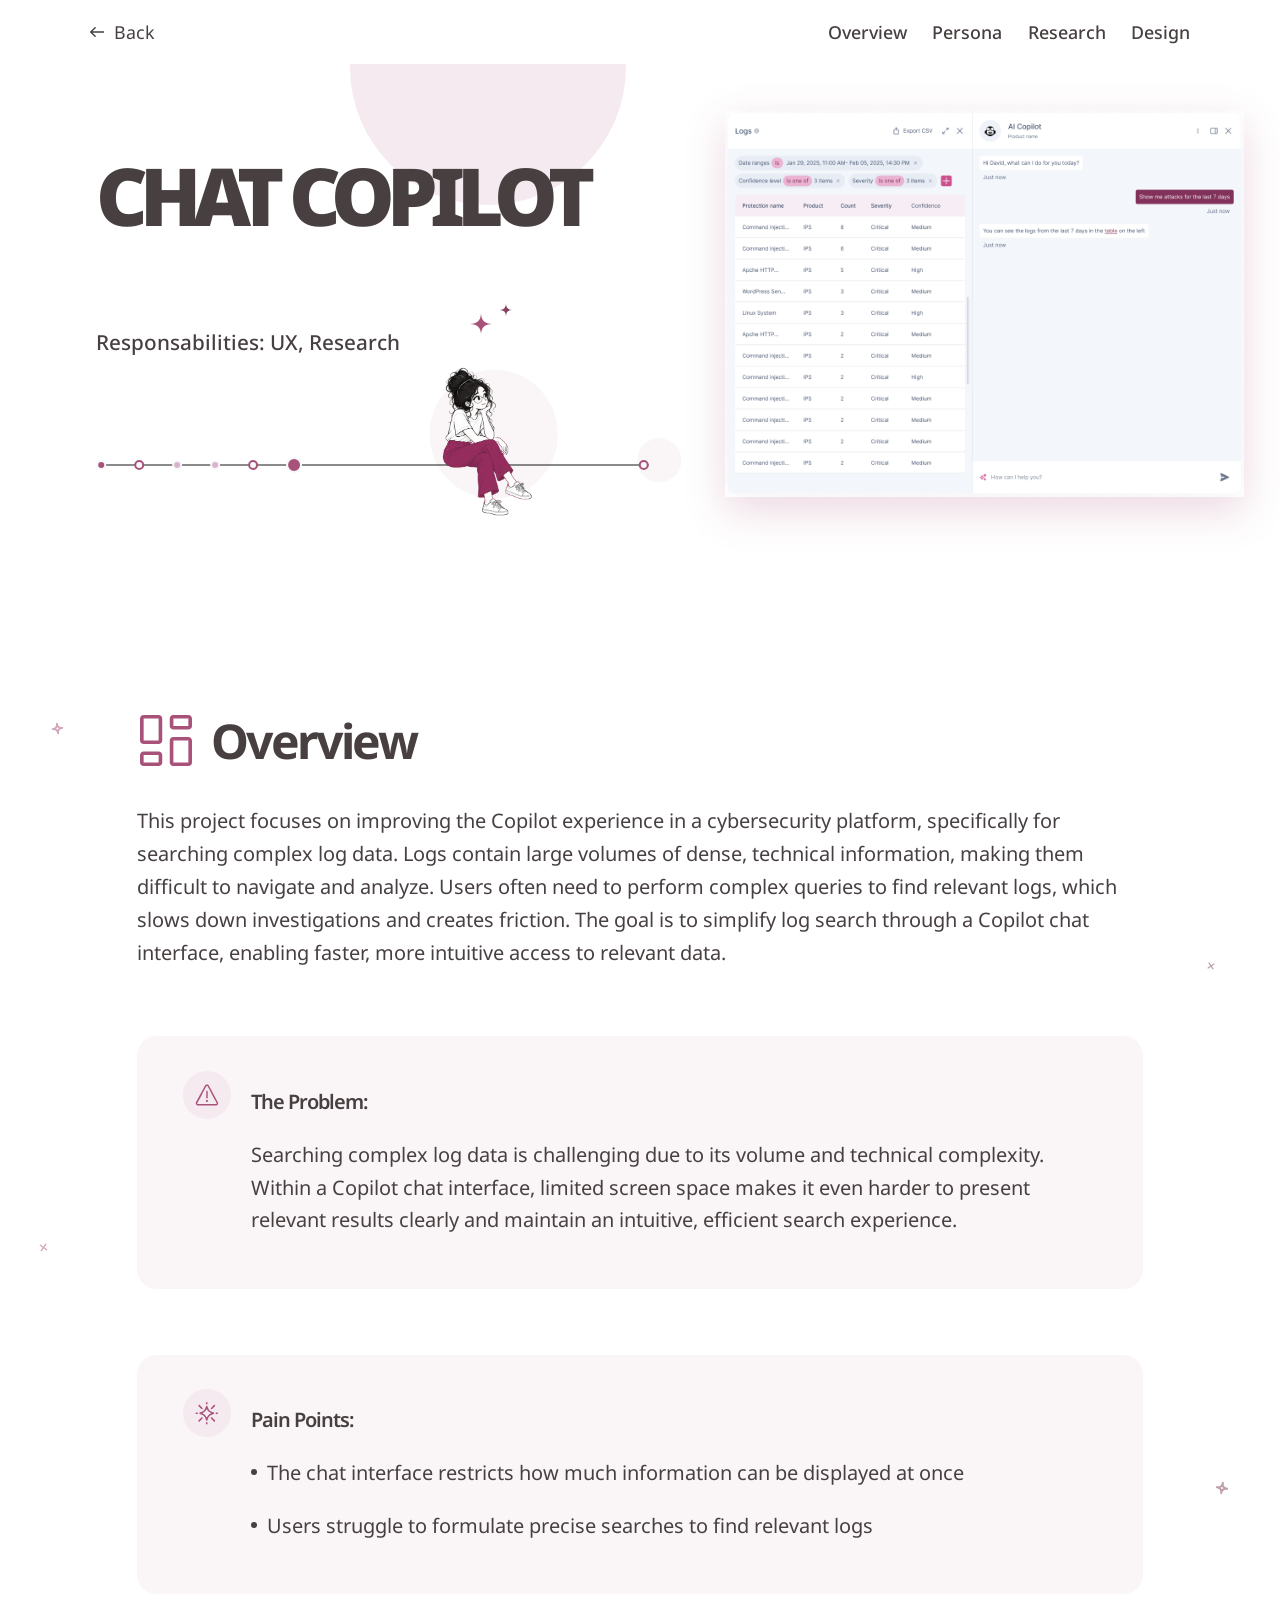
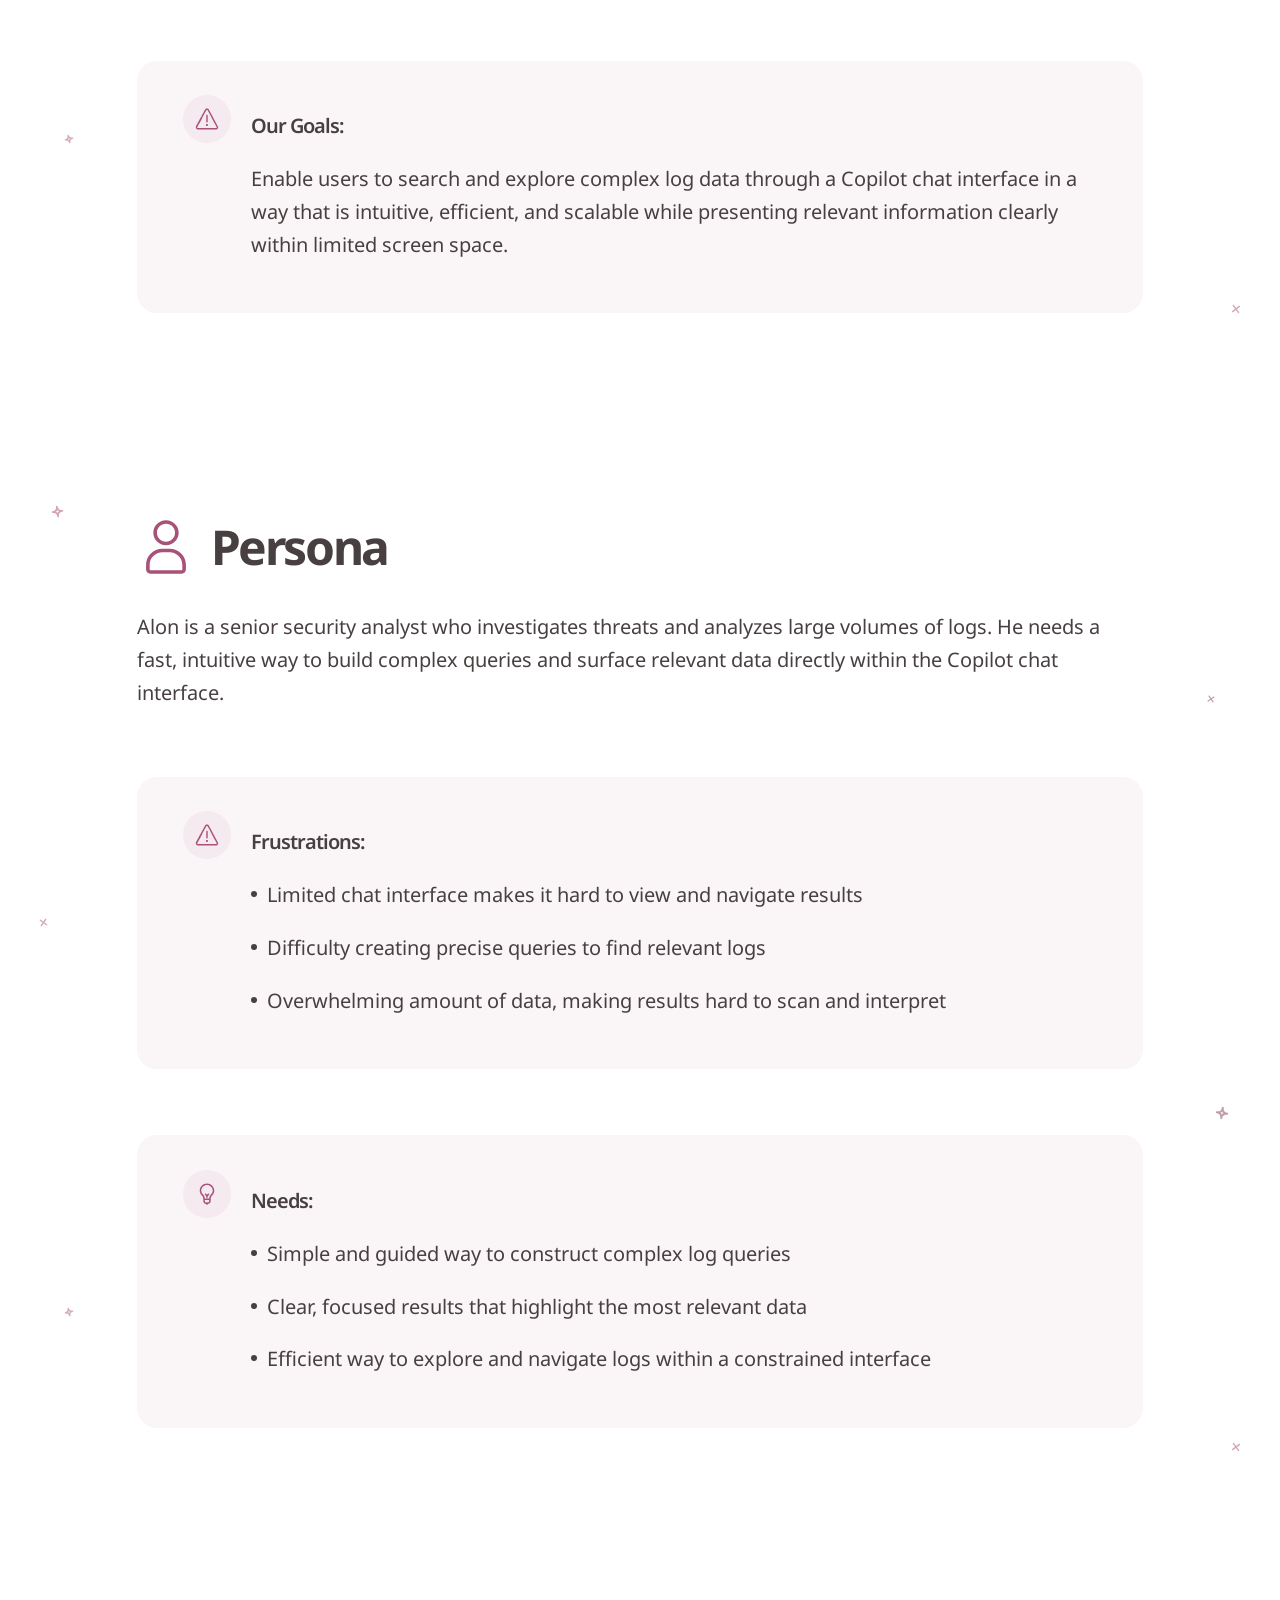
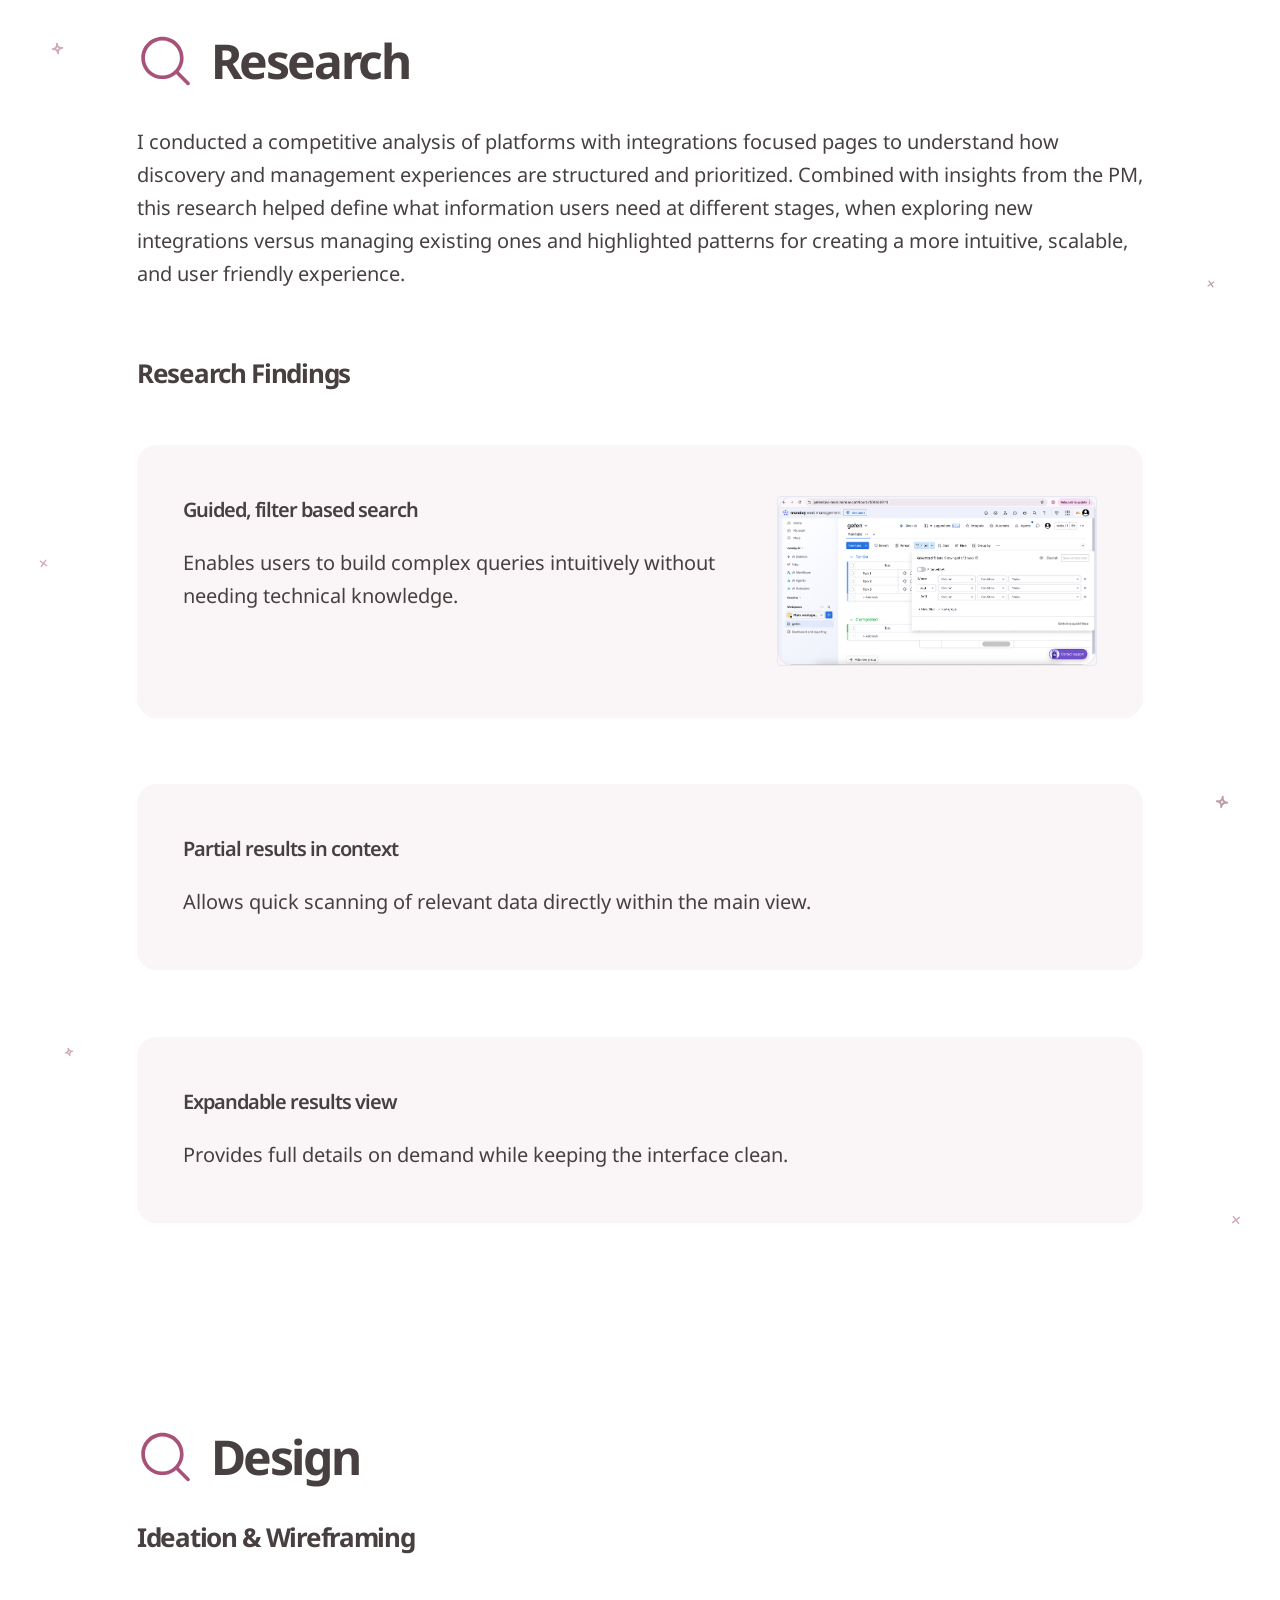
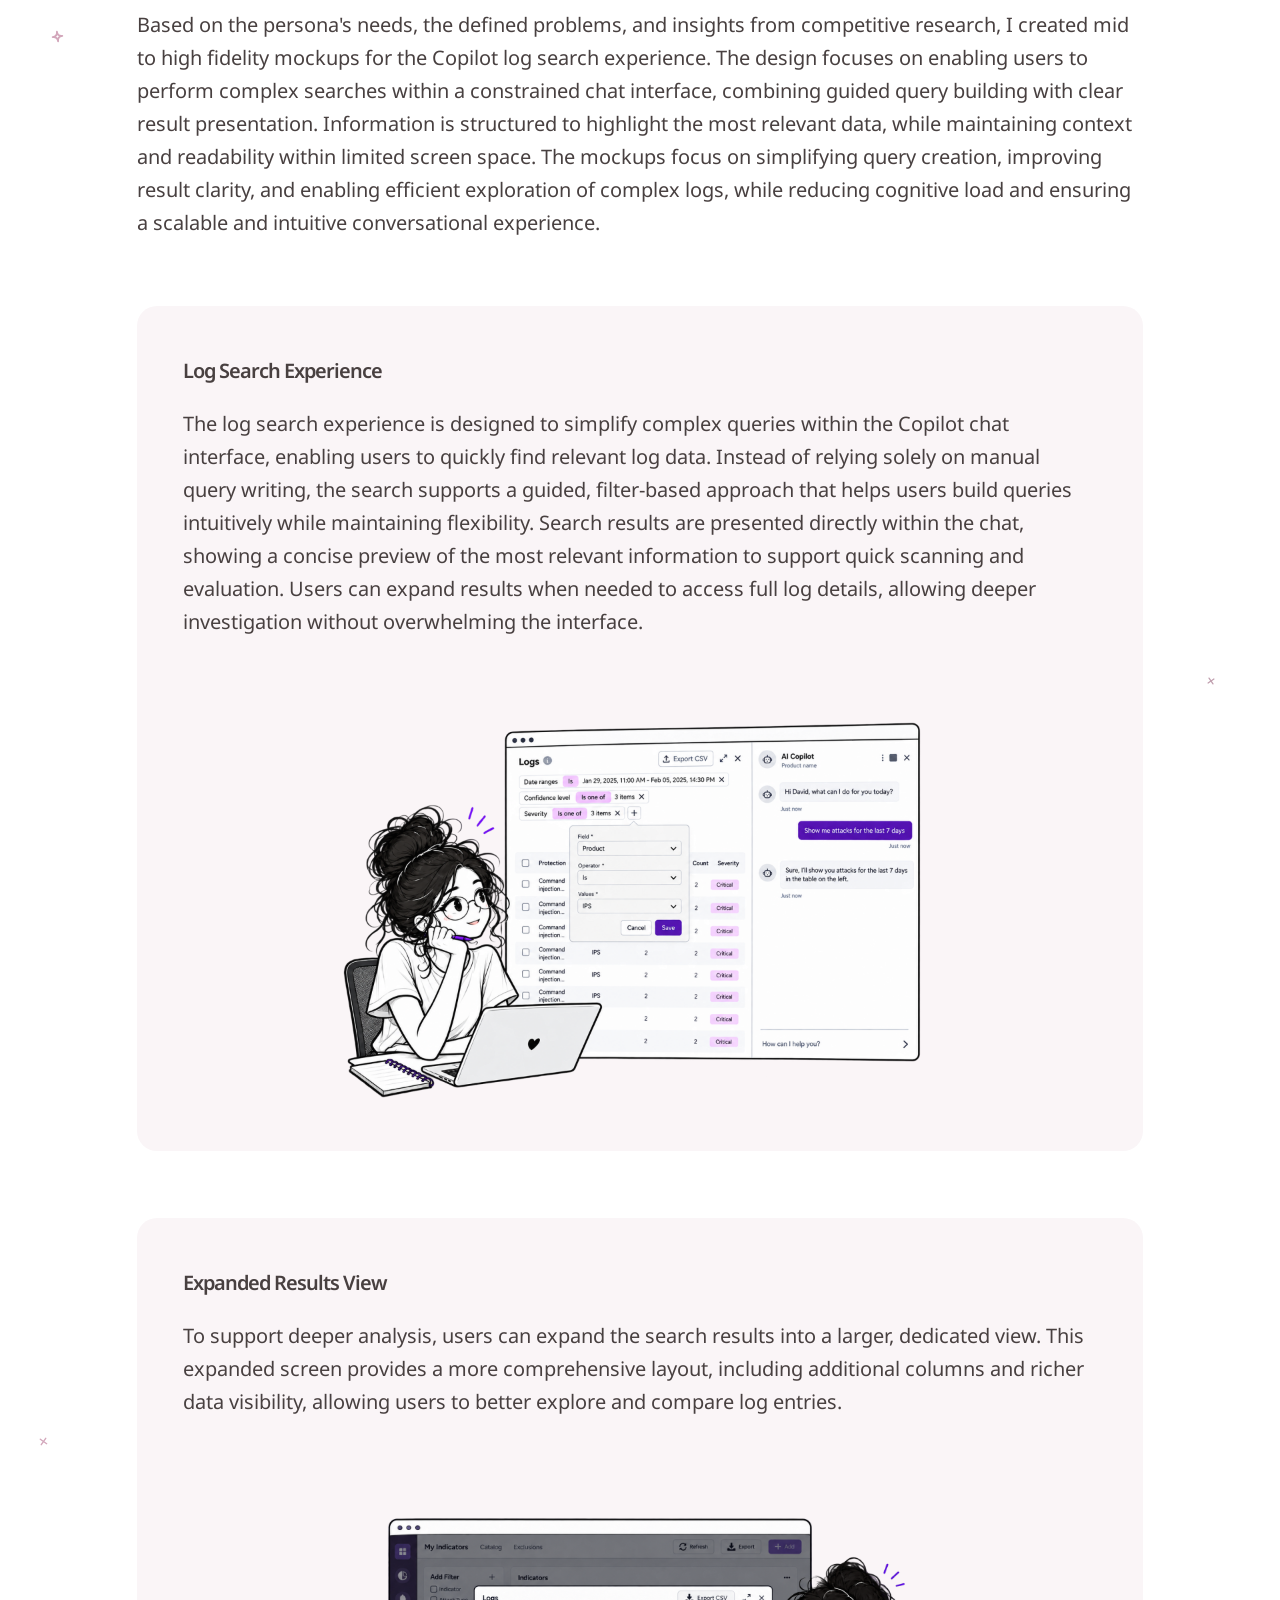
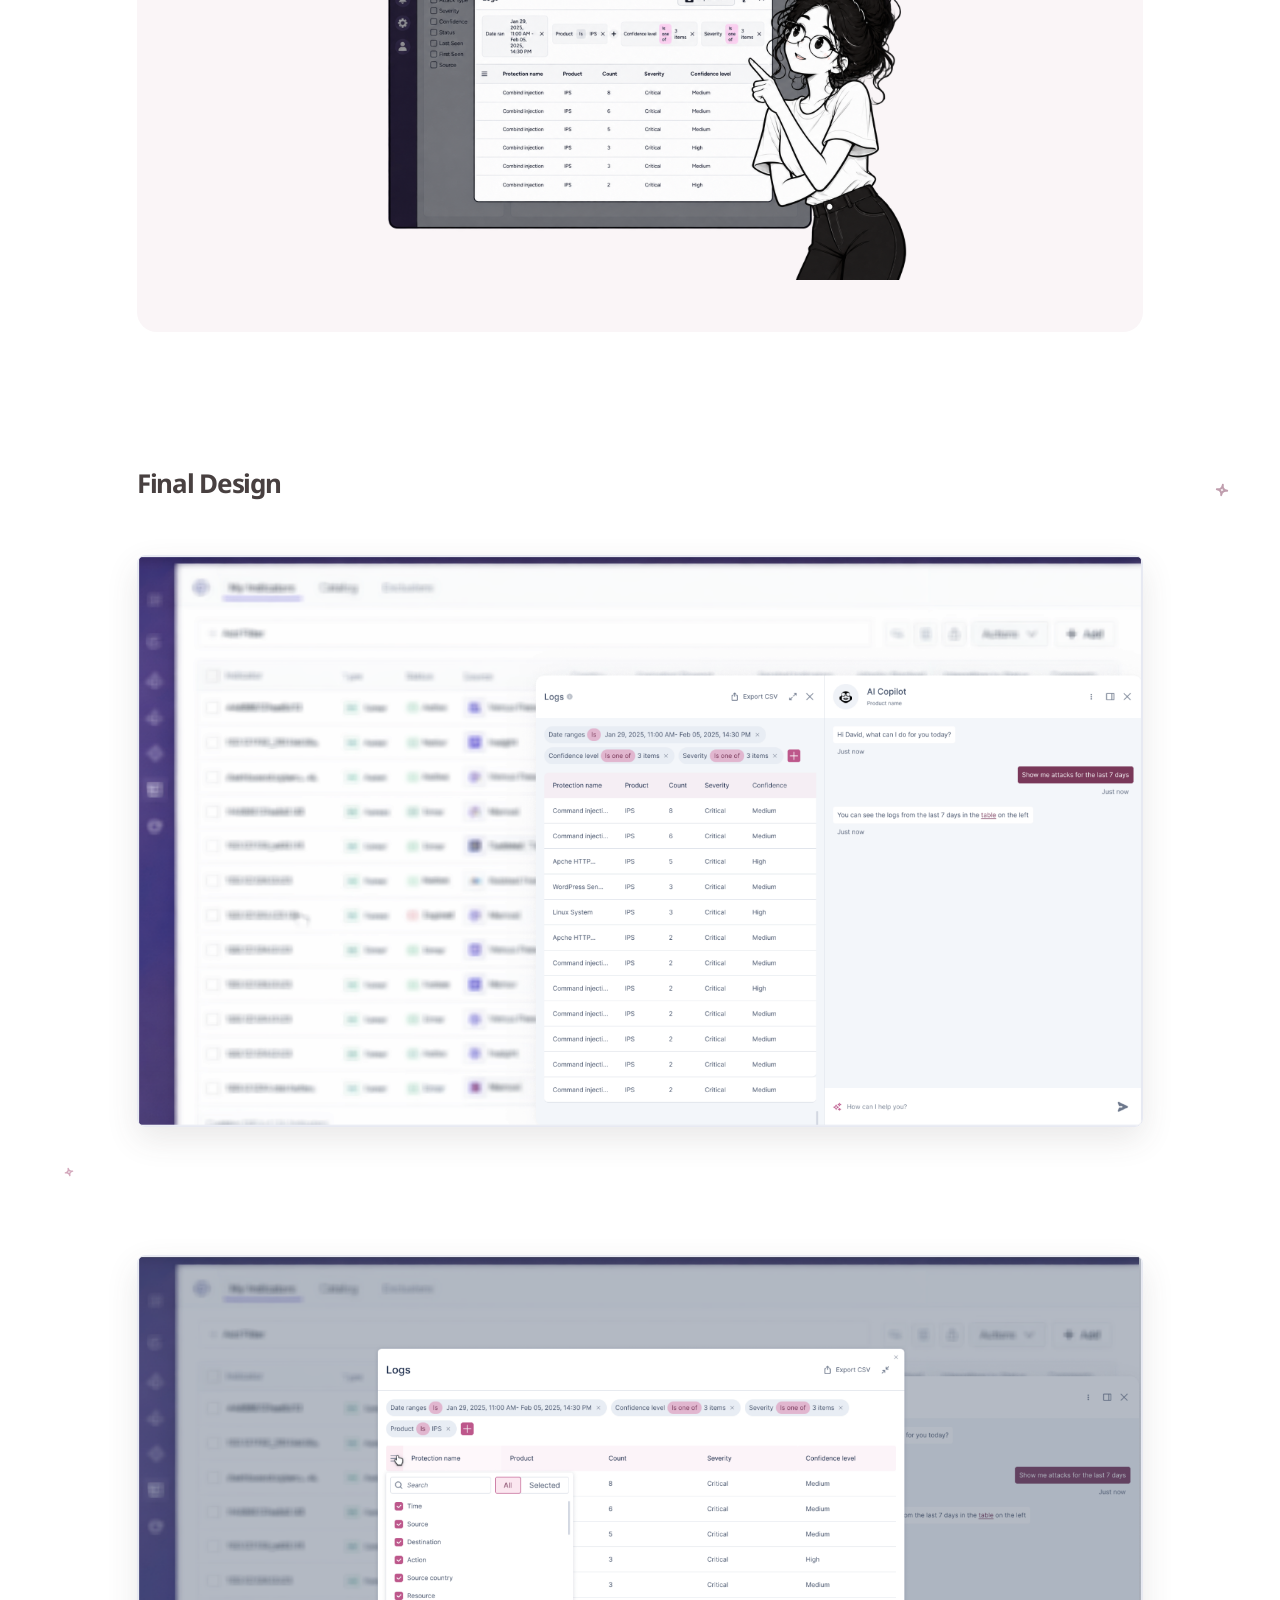
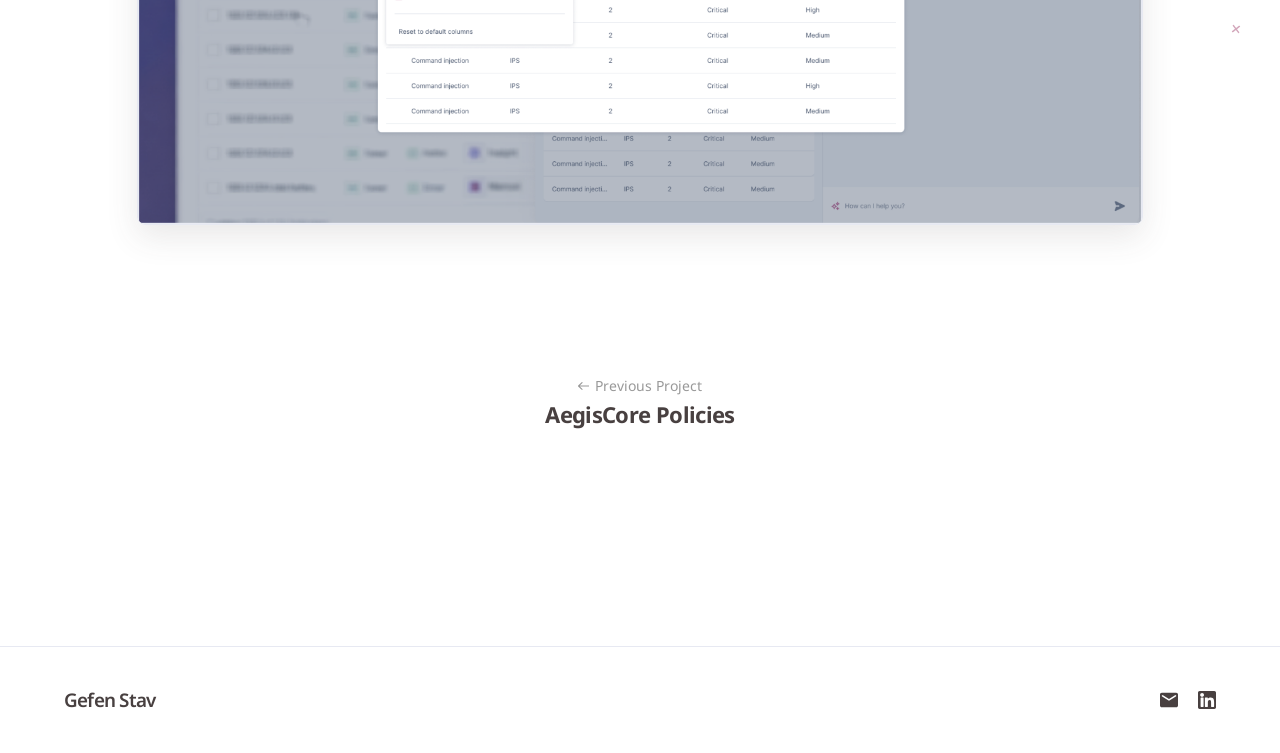
<file: project-copilot-chat.html>
<!doctype html>
<html lang="en">
<head>
  <meta charset="UTF-8" />
  <meta name="viewport" content="width=device-width, initial-scale=1.0" />
  <title>Copilot Chat — Gefen Stav</title>
  <link rel="preconnect" href="https://fonts.googleapis.com" />
  <link rel="preconnect" href="https://fonts.gstatic.com" crossorigin />
  <link href="https://fonts.googleapis.com/css2?family=Noto+Sans:wght@300;400;500;600;900&display=swap" rel="stylesheet" />
  <link rel="stylesheet" href="css/variables.css" />
  <link rel="stylesheet" href="css/typography.css" />
  <link rel="stylesheet" href="css/base.css" />
  <link rel="stylesheet" href="css/hero.css" />
  <link rel="stylesheet" href="css/project-hero.css" />
  <link rel="stylesheet" href="css/overview.css" />
  <link rel="stylesheet" href="css/research.css" />
  <link rel="stylesheet" href="css/design.css" />
  <link rel="stylesheet" href="css/project-nav.css" />
  <link rel="stylesheet" href="css/footer.css" />
</head>
<body class="theme-mauve">

  <header class="site-header">
    <div class="site-header__inner">
      <a href="index.html#projects" class="back-link">
        <img src="assets/icons/projects/arrow-dark.svg" alt="" class="back-link__icon" />
        Back
      </a>
      <button
        type="button"
        class="nav-toggle"
        id="navToggle"
        aria-label="Open menu"
        aria-expanded="false"
        aria-controls="mainNav"
      >
        <span class="nav-toggle__bar"></span>
        <span class="nav-toggle__bar"></span>
        <span class="nav-toggle__bar"></span>
      </button>
      <nav class="main-nav" id="mainNav" aria-label="Project sections">
        <a href="#overview" class="nav-link">Overview</a>
        <a href="#persona" class="nav-link">Persona</a>
        <a href="#research" class="nav-link">Research</a>
        <a href="#design" class="nav-link">Design</a>
      </nav>
    </div>
  </header>

  <section class="project-hero" id="top">
    <div class="project-hero__doodles" aria-hidden="true">
      <!-- Soft background circles + two sparkle stars tucked by her head,
           matching the simplified Figma reference - replaces the old
           icon-cushion + scattered star/x treatment. -->
      <div class="project-hero__blob project-hero__blob--a"></div>
      <div class="project-hero__blob project-hero__blob--b"></div>
      <div class="project-hero__blob project-hero__blob--c"></div>
      <svg class="project-hero__star project-hero__star--a" viewBox="0 0 16 16" fill="currentColor">
        <path d="M8 2Q8 8 14 8Q8 8 8 14Q8 8 2 8Q8 8 8 2Z" />
      </svg>
      <svg class="project-hero__star project-hero__star--b" viewBox="0 0 16 16" fill="currentColor">
        <path d="M8 2Q8 8 14 8Q8 8 8 14Q8 8 2 8Q8 8 8 2Z" />
      </svg>
    </div>
    <div class="project-hero__inner">
      <div class="project-hero__content">
        <div class="project-hero__text-block">
        <div class="project-hero__heading">
          <h1 class="text-title text-title--word project-hero__title">Chat Copilot</h1>
        </div>
        <p class="text-body-lg project-hero__subtitle">Responsabilities: UX, Research</p>
      </div>
      <div class="project-hero__line-row">
        <img class="project-hero__decor-line" src="assets/icons/project-hero/line-dots-copilot.svg" alt="" aria-hidden="true" />
        <img
          class="project-hero__character"
          src="assets/images/project-hero/character-sitting-chatcopilot.png"
          alt=""
          aria-hidden="true"
        />
      </div>
      </div>
      <div class="project-hero__graphic" style="width: clamp(260px, 47.7vw, 610px); aspect-ratio: 1228 / 918; align-self: center; margin-top: clamp(-90px, -5.2vw, -25px);">
        <span class="project-hero__graphic-shadow">
          <img
            class="project-hero__graphic-img"
            src="assets/images/project-hero/chatcopilot-ui-hero.png"
            alt="AI Copilot chat interface beside a Logs table, showing a conversation about recent attacks"
          />
        </span>
      </div>
    </div>
  </section>

  <section class="overview" id="overview">
      <div class="overview__scatter" aria-hidden="true">
        <svg class="overview__scatter-mark overview__scatter-mark--1" viewBox="0 0 16 16" fill="none" stroke="currentColor" stroke-width="2.2" stroke-linecap="round" stroke-linejoin="round">
          <path d="M8 2Q8 8 14 8Q8 8 8 14Q8 8 2 8Q8 8 8 2Z" />
        </svg>
        <svg class="overview__scatter-mark overview__scatter-mark--2" viewBox="0 0 16 16" fill="none" stroke="currentColor" stroke-width="2" stroke-linecap="round">
          <path d="M4 4L12 12" /><path d="M12 4L4 12" />
        </svg>
        <svg class="overview__scatter-mark overview__scatter-mark--3" viewBox="0 0 16 16" fill="none" stroke="currentColor" stroke-width="2" stroke-linecap="round">
          <path d="M4 4L12 12" /><path d="M12 4L4 12" />
        </svg>
        <svg class="overview__scatter-mark overview__scatter-mark--4" viewBox="0 0 16 16" fill="none" stroke="currentColor" stroke-width="2.2" stroke-linecap="round" stroke-linejoin="round">
          <path d="M8 2Q8 8 14 8Q8 8 8 14Q8 8 2 8Q8 8 8 2Z" />
        </svg>
        <svg class="overview__scatter-mark overview__scatter-mark--5" viewBox="0 0 16 16" fill="none" stroke="currentColor" stroke-width="2.2" stroke-linecap="round" stroke-linejoin="round">
          <path d="M8 2Q8 8 14 8Q8 8 8 14Q8 8 2 8Q8 8 8 2Z" />
        </svg>
        <svg class="overview__scatter-mark overview__scatter-mark--6" viewBox="0 0 16 16" fill="none" stroke="currentColor" stroke-width="2" stroke-linecap="round">
          <path d="M4 4L12 12" /><path d="M12 4L4 12" />
        </svg>
      </div>
    <div class="overview__inner">
      <div class="overview__heading">
        <img src="assets/icons/overview/icon-overview-mauve.svg" alt="" />
        <h2 class="text-section-title">Overview</h2>
      </div>
      <div class="overview__body">
        <p class="text-intro">
          This project focuses on improving the Copilot experience in a
          cybersecurity platform, specifically for searching complex log
          data. Logs contain large volumes of dense, technical information,
          making them difficult to navigate and analyze. Users often need to
          perform complex queries to find relevant logs, which slows down
          investigations and creates friction. The goal is to simplify log
          search through a Copilot chat interface, enabling faster, more
          intuitive access to relevant data.
        </p>
        <div class="overview__cards">
          <div class="overview-card">
            <span class="overview-card__icon">
              <img src="assets/icons/overview/icon-warning-mauve.svg" alt="" />
            </span>
            <div class="overview-card__content">
              <p class="text-card-title">The Problem:</p>
              <p class="text-intro">
                Searching complex log data is challenging due to its volume
                and technical complexity. Within a Copilot chat interface,
                limited screen space makes it even harder to present
                relevant results clearly and maintain an intuitive,
                efficient search experience.
              </p>
            </div>
          </div>

          <div class="overview-card">
            <span class="overview-card__icon">
              <img src="assets/icons/overview/icon-new-mauve.svg" alt="" />
            </span>
            <div class="overview-card__content">
              <p class="text-card-title">Pain Points:</p>
              <ul class="overview-card__list">
                <li>
                  <img src="assets/icons/overview/bullet-dot.svg" alt="" />
                  <p class="text-intro">The chat interface restricts how much information can be displayed at once</p>
                </li>
                <li>
                  <img src="assets/icons/overview/bullet-dot.svg" alt="" />
                  <p class="text-intro">Users struggle to formulate precise searches to find relevant logs</p>
                </li>
              </ul>
            </div>
          </div>

          <div class="overview-card">
            <span class="overview-card__icon">
              <img src="assets/icons/overview/icon-warning-mauve.svg" alt="" />
            </span>
            <div class="overview-card__content">
              <p class="text-card-title">Our Goals:</p>
              <p class="text-intro">
                Enable users to search and explore complex log data through
                a Copilot chat interface in a way that is intuitive,
                efficient, and scalable while presenting relevant
                information clearly within limited screen space.
              </p>
            </div>
          </div>
        </div>
      </div>
    </div>
  </section>

  <section class="overview" id="persona">
      <div class="overview__scatter" aria-hidden="true">
        <svg class="overview__scatter-mark overview__scatter-mark--1" viewBox="0 0 16 16" fill="none" stroke="currentColor" stroke-width="2.2" stroke-linecap="round" stroke-linejoin="round">
          <path d="M8 2Q8 8 14 8Q8 8 8 14Q8 8 2 8Q8 8 8 2Z" />
        </svg>
        <svg class="overview__scatter-mark overview__scatter-mark--2" viewBox="0 0 16 16" fill="none" stroke="currentColor" stroke-width="2" stroke-linecap="round">
          <path d="M4 4L12 12" /><path d="M12 4L4 12" />
        </svg>
        <svg class="overview__scatter-mark overview__scatter-mark--3" viewBox="0 0 16 16" fill="none" stroke="currentColor" stroke-width="2" stroke-linecap="round">
          <path d="M4 4L12 12" /><path d="M12 4L4 12" />
        </svg>
        <svg class="overview__scatter-mark overview__scatter-mark--4" viewBox="0 0 16 16" fill="none" stroke="currentColor" stroke-width="2.2" stroke-linecap="round" stroke-linejoin="round">
          <path d="M8 2Q8 8 14 8Q8 8 8 14Q8 8 2 8Q8 8 8 2Z" />
        </svg>
        <svg class="overview__scatter-mark overview__scatter-mark--5" viewBox="0 0 16 16" fill="none" stroke="currentColor" stroke-width="2.2" stroke-linecap="round" stroke-linejoin="round">
          <path d="M8 2Q8 8 14 8Q8 8 8 14Q8 8 2 8Q8 8 8 2Z" />
        </svg>
        <svg class="overview__scatter-mark overview__scatter-mark--6" viewBox="0 0 16 16" fill="none" stroke="currentColor" stroke-width="2" stroke-linecap="round">
          <path d="M4 4L12 12" /><path d="M12 4L4 12" />
        </svg>
      </div>
    <div class="overview__inner">
      <div class="overview__heading">
        <img src="assets/icons/persona/icon-user-mauve.svg" alt="" />
        <h2 class="text-section-title">Persona</h2>
      </div>
      <div class="overview__body">
        <p class="text-intro">
          Alon is a senior security analyst who investigates threats and
          analyzes large volumes of logs. He needs a fast, intuitive way to
          build complex queries and surface relevant data directly within
          the Copilot chat interface.
        </p>
        <div class="overview__cards">
          <div class="overview-card">
            <span class="overview-card__icon">
              <img src="assets/icons/overview/icon-warning-mauve.svg" alt="" />
            </span>
            <div class="overview-card__content">
              <p class="text-card-title">Frustrations:</p>
              <ul class="overview-card__list">
                <li>
                  <img src="assets/icons/overview/bullet-dot.svg" alt="" />
                  <p class="text-intro">Limited chat interface makes it hard to view and navigate results</p>
                </li>
                <li>
                  <img src="assets/icons/overview/bullet-dot.svg" alt="" />
                  <p class="text-intro">Difficulty creating precise queries to find relevant logs</p>
                </li>
                <li>
                  <img src="assets/icons/overview/bullet-dot.svg" alt="" />
                  <p class="text-intro">Overwhelming amount of data, making results hard to scan and interpret</p>
                </li>
              </ul>
            </div>
          </div>

          <div class="overview-card">
            <span class="overview-card__icon">
              <img src="assets/icons/persona/icon-lightbulb-mauve.svg" alt="" />
            </span>
            <div class="overview-card__content">
              <p class="text-card-title">Needs:</p>
              <ul class="overview-card__list">
                <li>
                  <img src="assets/icons/overview/bullet-dot.svg" alt="" />
                  <p class="text-intro">Simple and guided way to construct complex log queries</p>
                </li>
                <li>
                  <img src="assets/icons/overview/bullet-dot.svg" alt="" />
                  <p class="text-intro">Clear, focused results that highlight the most relevant data</p>
                </li>
                <li>
                  <img src="assets/icons/overview/bullet-dot.svg" alt="" />
                  <p class="text-intro">Efficient way to explore and navigate logs within a constrained interface</p>
                </li>
              </ul>
            </div>
          </div>
        </div>
      </div>
    </div>
  </section>

  <section class="overview" id="research">
      <div class="overview__scatter" aria-hidden="true">
        <svg class="overview__scatter-mark overview__scatter-mark--1" viewBox="0 0 16 16" fill="none" stroke="currentColor" stroke-width="2.2" stroke-linecap="round" stroke-linejoin="round">
          <path d="M8 2Q8 8 14 8Q8 8 8 14Q8 8 2 8Q8 8 8 2Z" />
        </svg>
        <svg class="overview__scatter-mark overview__scatter-mark--2" viewBox="0 0 16 16" fill="none" stroke="currentColor" stroke-width="2" stroke-linecap="round">
          <path d="M4 4L12 12" /><path d="M12 4L4 12" />
        </svg>
        <svg class="overview__scatter-mark overview__scatter-mark--3" viewBox="0 0 16 16" fill="none" stroke="currentColor" stroke-width="2" stroke-linecap="round">
          <path d="M4 4L12 12" /><path d="M12 4L4 12" />
        </svg>
        <svg class="overview__scatter-mark overview__scatter-mark--4" viewBox="0 0 16 16" fill="none" stroke="currentColor" stroke-width="2.2" stroke-linecap="round" stroke-linejoin="round">
          <path d="M8 2Q8 8 14 8Q8 8 8 14Q8 8 2 8Q8 8 8 2Z" />
        </svg>
        <svg class="overview__scatter-mark overview__scatter-mark--5" viewBox="0 0 16 16" fill="none" stroke="currentColor" stroke-width="2.2" stroke-linecap="round" stroke-linejoin="round">
          <path d="M8 2Q8 8 14 8Q8 8 8 14Q8 8 2 8Q8 8 8 2Z" />
        </svg>
        <svg class="overview__scatter-mark overview__scatter-mark--6" viewBox="0 0 16 16" fill="none" stroke="currentColor" stroke-width="2" stroke-linecap="round">
          <path d="M4 4L12 12" /><path d="M12 4L4 12" />
        </svg>
      </div>
    <div class="overview__inner">
      <div class="overview__heading">
        <img src="assets/icons/research/icon-search-mauve.svg" alt="" />
        <h2 class="text-section-title">Research</h2>
      </div>
      <div class="overview__body">
        <p class="text-intro">
          I conducted a competitive analysis of platforms with integrations
          focused pages to understand how discovery and management
          experiences are structured and prioritized. Combined with
          insights from the PM, this research helped define what
          information users need at different stages, when exploring new
          integrations versus managing existing ones and highlighted
          patterns for creating a more intuitive, scalable, and user
          friendly experience.
        </p>
        <div class="research__findings">
          <p class="text-subhead">Research Findings</p>
          <div class="overview__cards">
            <div class="research-card">
              <div class="research-card__content">
                <p class="text-card-title">Guided, filter based search</p>
                <p class="text-intro">
                  Enables users to build complex queries intuitively without
                  needing technical knowledge.
                </p>
              </div>
              <div class="research-card__thumb research-card__thumb--fit" style="aspect-ratio: 855 / 456;">
                <img src="assets/images/research/guided-filter-search.png" alt="Reference screenshot of a guided, filter based search using advanced filters" />
              </div>
            </div>

            <div class="research-card">
              <div class="research-card__content">
                <p class="text-card-title">Partial results in context</p>
                <p class="text-intro">
                  Allows quick scanning of relevant data directly within the
                  main view.
                </p>
              </div>
            </div>

            <div class="research-card">
              <div class="research-card__content">
                <p class="text-card-title">Expandable results view</p>
                <p class="text-intro">
                  Provides full details on demand while keeping the
                  interface clean.
                </p>
              </div>
            </div>
          </div>
        </div>
      </div>
    </div>
  </section>

  <section class="overview" id="design">
      <div class="overview__scatter" aria-hidden="true">
        <svg class="overview__scatter-mark overview__scatter-mark--1" viewBox="0 0 16 16" fill="none" stroke="currentColor" stroke-width="2.2" stroke-linecap="round" stroke-linejoin="round">
          <path d="M8 2Q8 8 14 8Q8 8 8 14Q8 8 2 8Q8 8 8 2Z" />
        </svg>
        <svg class="overview__scatter-mark overview__scatter-mark--2" viewBox="0 0 16 16" fill="none" stroke="currentColor" stroke-width="2" stroke-linecap="round">
          <path d="M4 4L12 12" /><path d="M12 4L4 12" />
        </svg>
        <svg class="overview__scatter-mark overview__scatter-mark--3" viewBox="0 0 16 16" fill="none" stroke="currentColor" stroke-width="2" stroke-linecap="round">
          <path d="M4 4L12 12" /><path d="M12 4L4 12" />
        </svg>
        <svg class="overview__scatter-mark overview__scatter-mark--4" viewBox="0 0 16 16" fill="none" stroke="currentColor" stroke-width="2.2" stroke-linecap="round" stroke-linejoin="round">
          <path d="M8 2Q8 8 14 8Q8 8 8 14Q8 8 2 8Q8 8 8 2Z" />
        </svg>
        <svg class="overview__scatter-mark overview__scatter-mark--5" viewBox="0 0 16 16" fill="none" stroke="currentColor" stroke-width="2.2" stroke-linecap="round" stroke-linejoin="round">
          <path d="M8 2Q8 8 14 8Q8 8 8 14Q8 8 2 8Q8 8 8 2Z" />
        </svg>
        <svg class="overview__scatter-mark overview__scatter-mark--6" viewBox="0 0 16 16" fill="none" stroke="currentColor" stroke-width="2" stroke-linecap="round">
          <path d="M4 4L12 12" /><path d="M12 4L4 12" />
        </svg>
      </div>
    <div class="overview__inner">
      <div class="overview__heading">
        <img src="assets/icons/research/icon-search-mauve.svg" alt="" />
        <h2 class="text-section-title">Design</h2>
      </div>
      <div class="overview__body">
        <div class="research__findings">
          <p class="text-subhead">Ideation &amp; Wireframing</p>
          <p class="text-intro">
            Based on the persona's needs, the defined problems, and
            insights from competitive research, I created mid to high
            fidelity mockups for the Copilot log search experience. The
            design focuses on enabling users to perform complex searches
            within a constrained chat interface, combining guided query
            building with clear result presentation. Information is
            structured to highlight the most relevant data, while
            maintaining context and readability within limited screen
            space. The mockups focus on simplifying query creation,
            improving result clarity, and enabling efficient exploration of
            complex logs, while reducing cognitive load and ensuring a
            scalable and intuitive conversational experience.
          </p>
        </div>

        <div class="overview__cards">
          <div class="research-card design-card">
            <div class="design-card__content">
              <p class="text-card-title">Log Search Experience</p>
              <p class="text-intro">
                The log search experience is designed to simplify complex
                queries within the Copilot chat interface, enabling users to
                quickly find relevant log data. Instead of relying solely on
                manual query writing, the search supports a guided,
                filter-based approach that helps users build queries
                intuitively while maintaining flexibility. Search results
                are presented directly within the chat, showing a concise
                preview of the most relevant information to support quick
                scanning and evaluation. Users can expand results when
                needed to access full log details, allowing deeper
                investigation without overwhelming the interface.
              </p>
            </div>
            <div class="design-card__illustration">
              <img src="assets/images/design/log-search-experience-illustration.png" alt="Illustration of the Log Search Experience design, showing the guided filter-based query builder" />
            </div>
          </div>

          <div class="research-card design-card">
            <div class="design-card__content">
              <p class="text-card-title">Expanded Results View</p>
              <p class="text-intro">
                To support deeper analysis, users can expand the search
                results into a larger, dedicated view. This expanded screen
                provides a more comprehensive layout, including additional
                columns and richer data visibility, allowing users to
                better explore and compare log entries.
              </p>
            </div>
            <div class="design-card__illustration design-card__illustration--narrow">
              <img src="assets/images/design/expanded-results-illustration.svg" alt="Illustration of the Expanded Results View design, showing the dedicated logs view with additional columns" />
            </div>
          </div>
        </div>

        <div class="research__findings">
          <p class="text-subhead">Final Design</p>
          <div class="design__final-shots">
            <img src="assets/images/design/final-design-log-search.png" alt="Final design of the log search experience within the Copilot chat interface" />
            <img src="assets/images/design/final-design-expanded-results.png" alt="Final design of the expanded results view with additional columns" />
          </div>
        </div>
      </div>
    </div>
  </section>

  <nav class="project-nav" aria-label="Project navigation">
    <div class="project-nav__inner">
      <a href="project-aegiscore-policies.html" class="project-nav__link project-nav__link--prev">
        <span class="project-nav__eyebrow">
          <img src="assets/icons/projects/arrow-light.svg" alt="" class="project-nav__arrow project-nav__arrow--prev" />
          <span class="project-nav__label">Previous Project</span>
        </span>
        <span class="project-nav__title">AegisCore Policies</span>
      </a>
    </div>
  </nav>

  <footer class="site-footer">
    <div class="site-footer__inner">
      <a href="index.html#top" class="logo-link">
        <p class="logo-text">Gefen Stav</p>
      </a>
      <div class="site-footer__contact">
        <a href="mailto:gefenstav@gmail.com" aria-label="Email Gefen Stav">
          <img src="assets/icons/footer/icon-email.svg" alt="" />
        </a>
        <a href="https://www.linkedin.com/in/gefen-stav/" target="_blank" rel="noopener" aria-label="Gefen Stav on LinkedIn">
          <img src="assets/icons/footer/icon-linkedin.svg" alt="" />
        </a>
      </div>
    </div>
  </footer>

  <script src="js/main.js"></script>
</body>
</html>
</file>
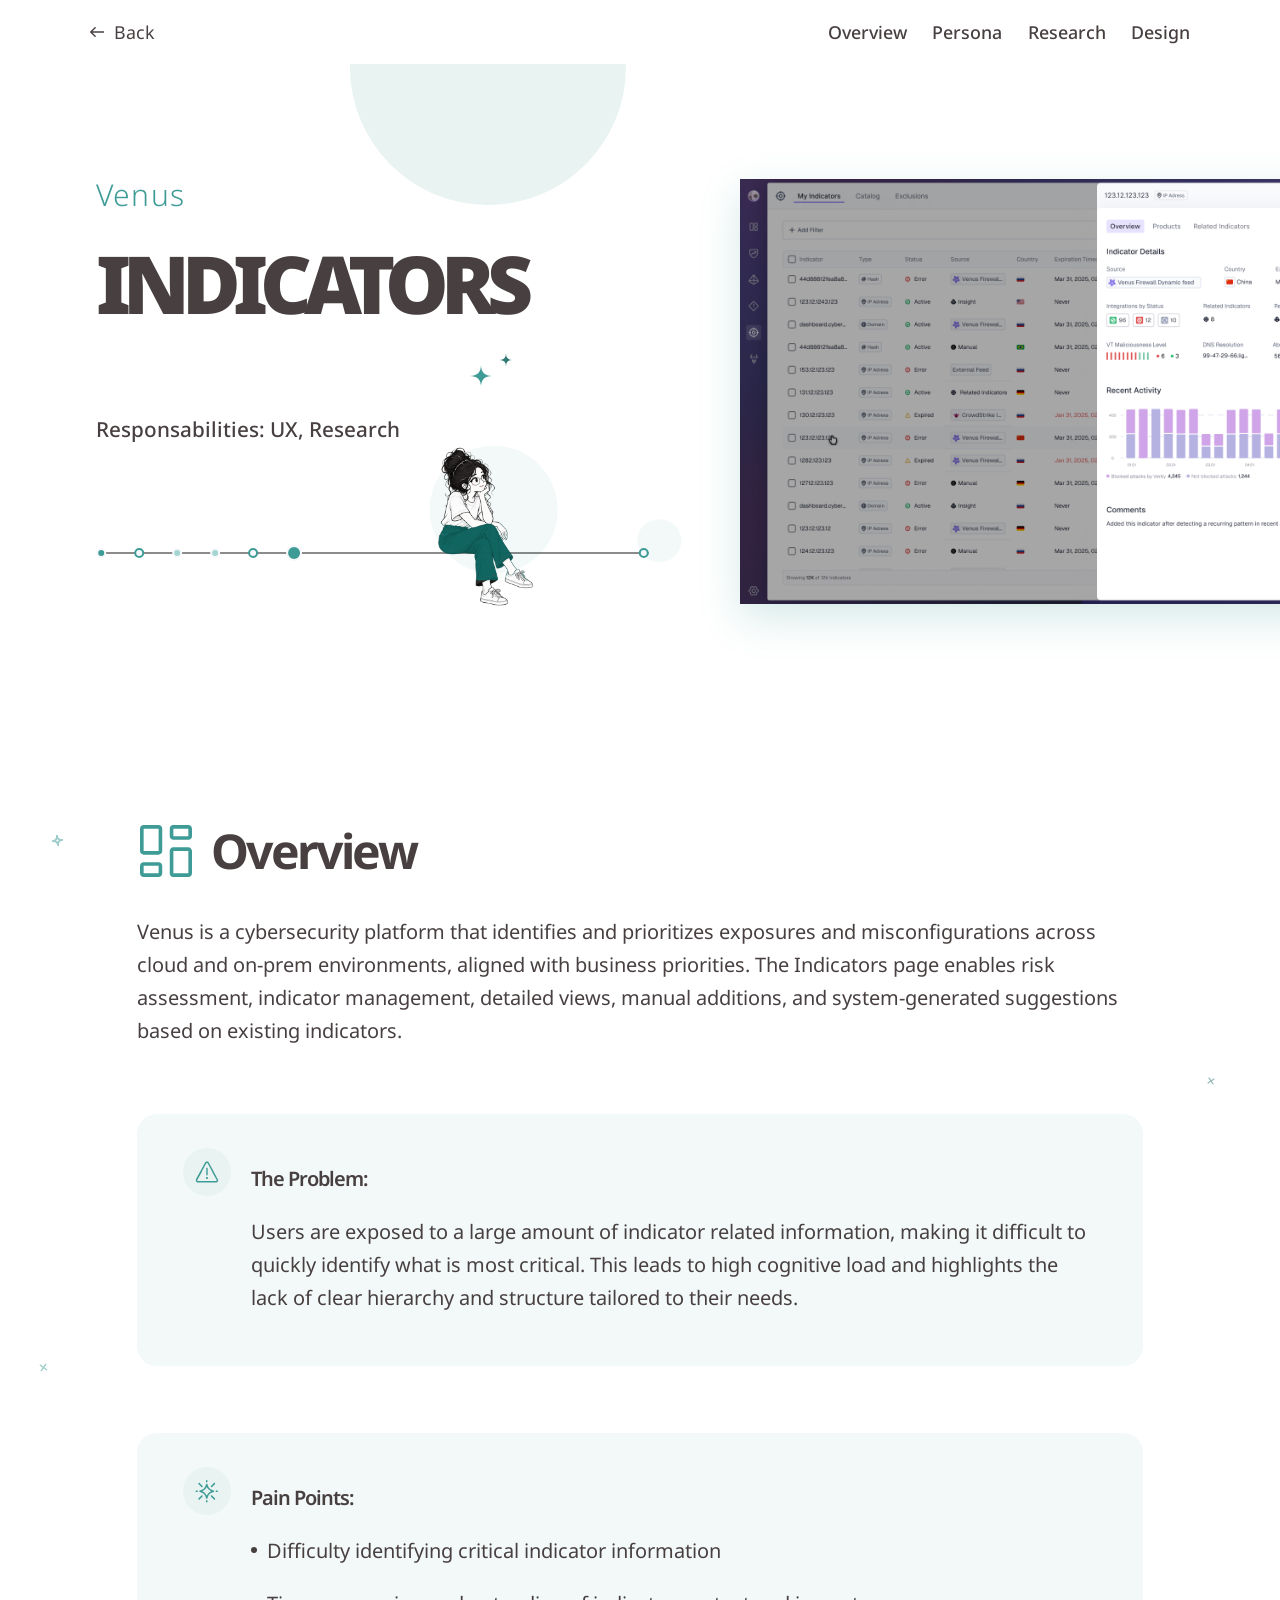
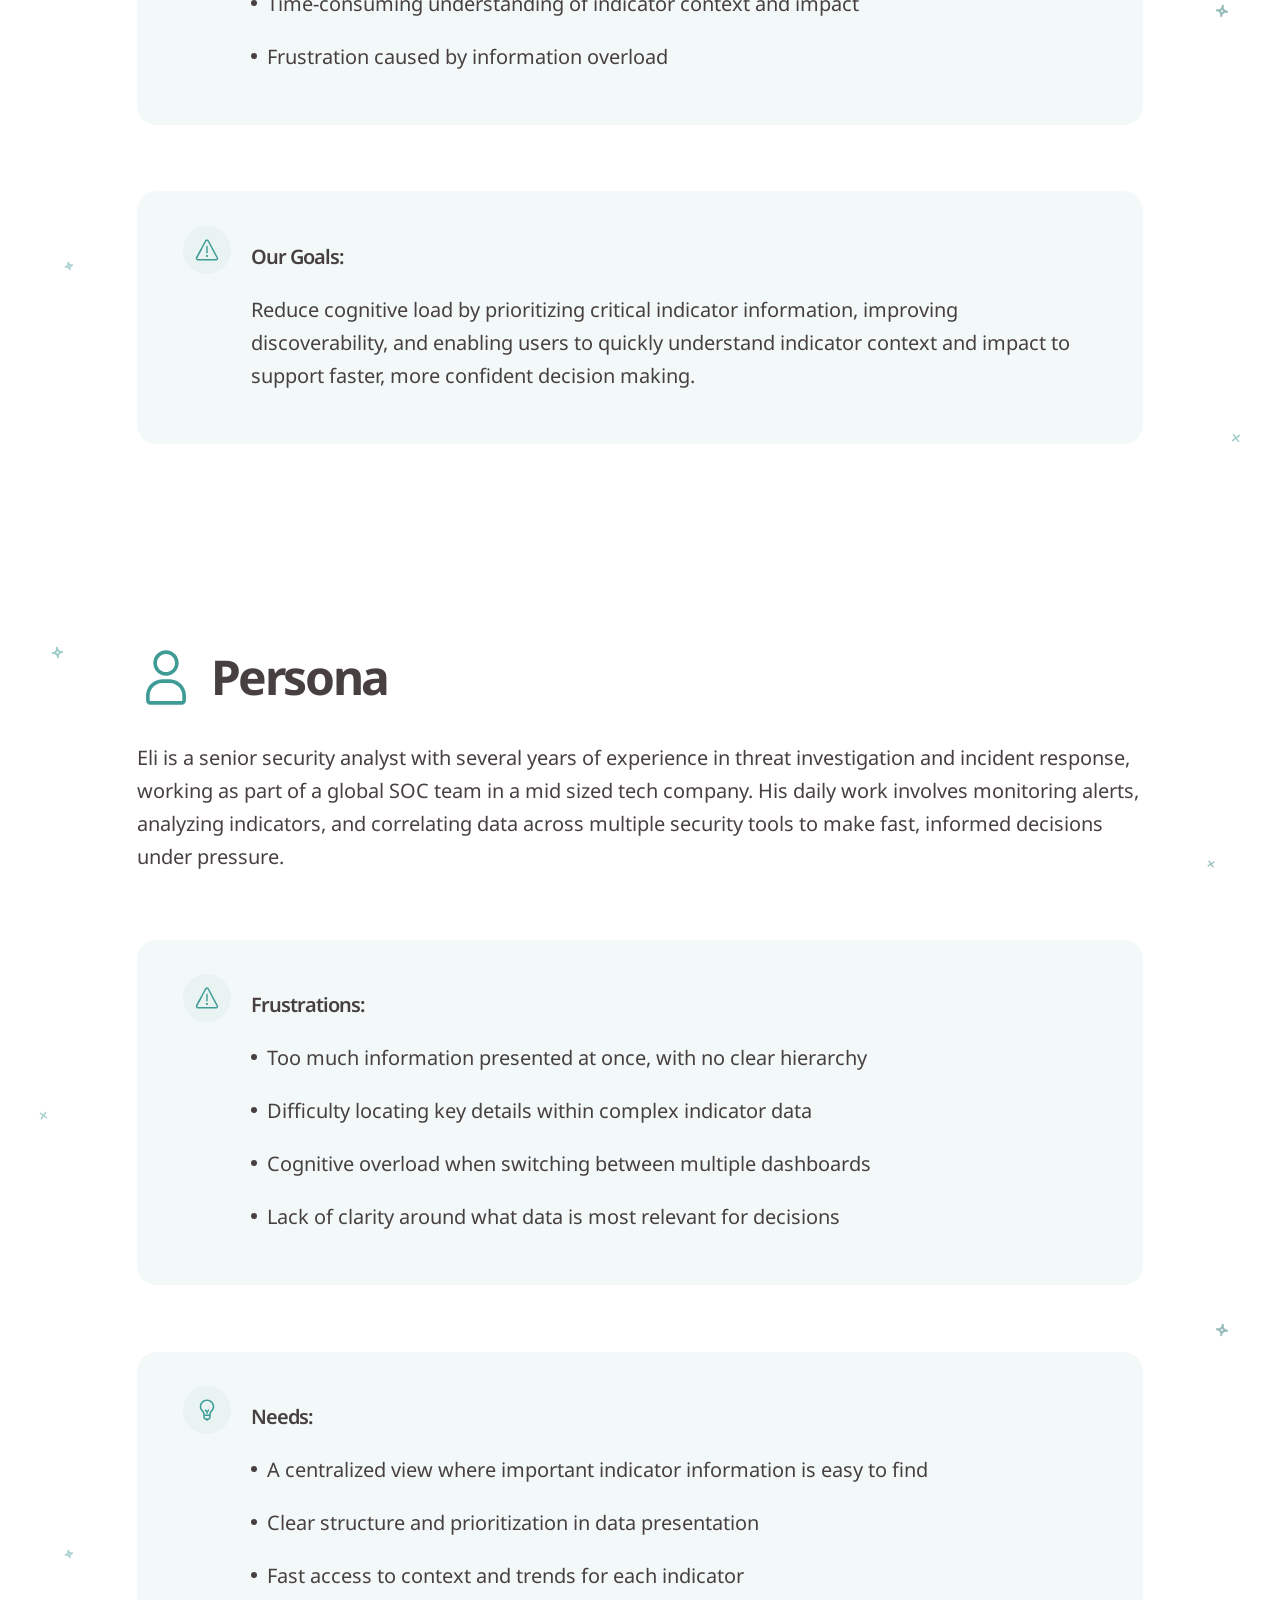
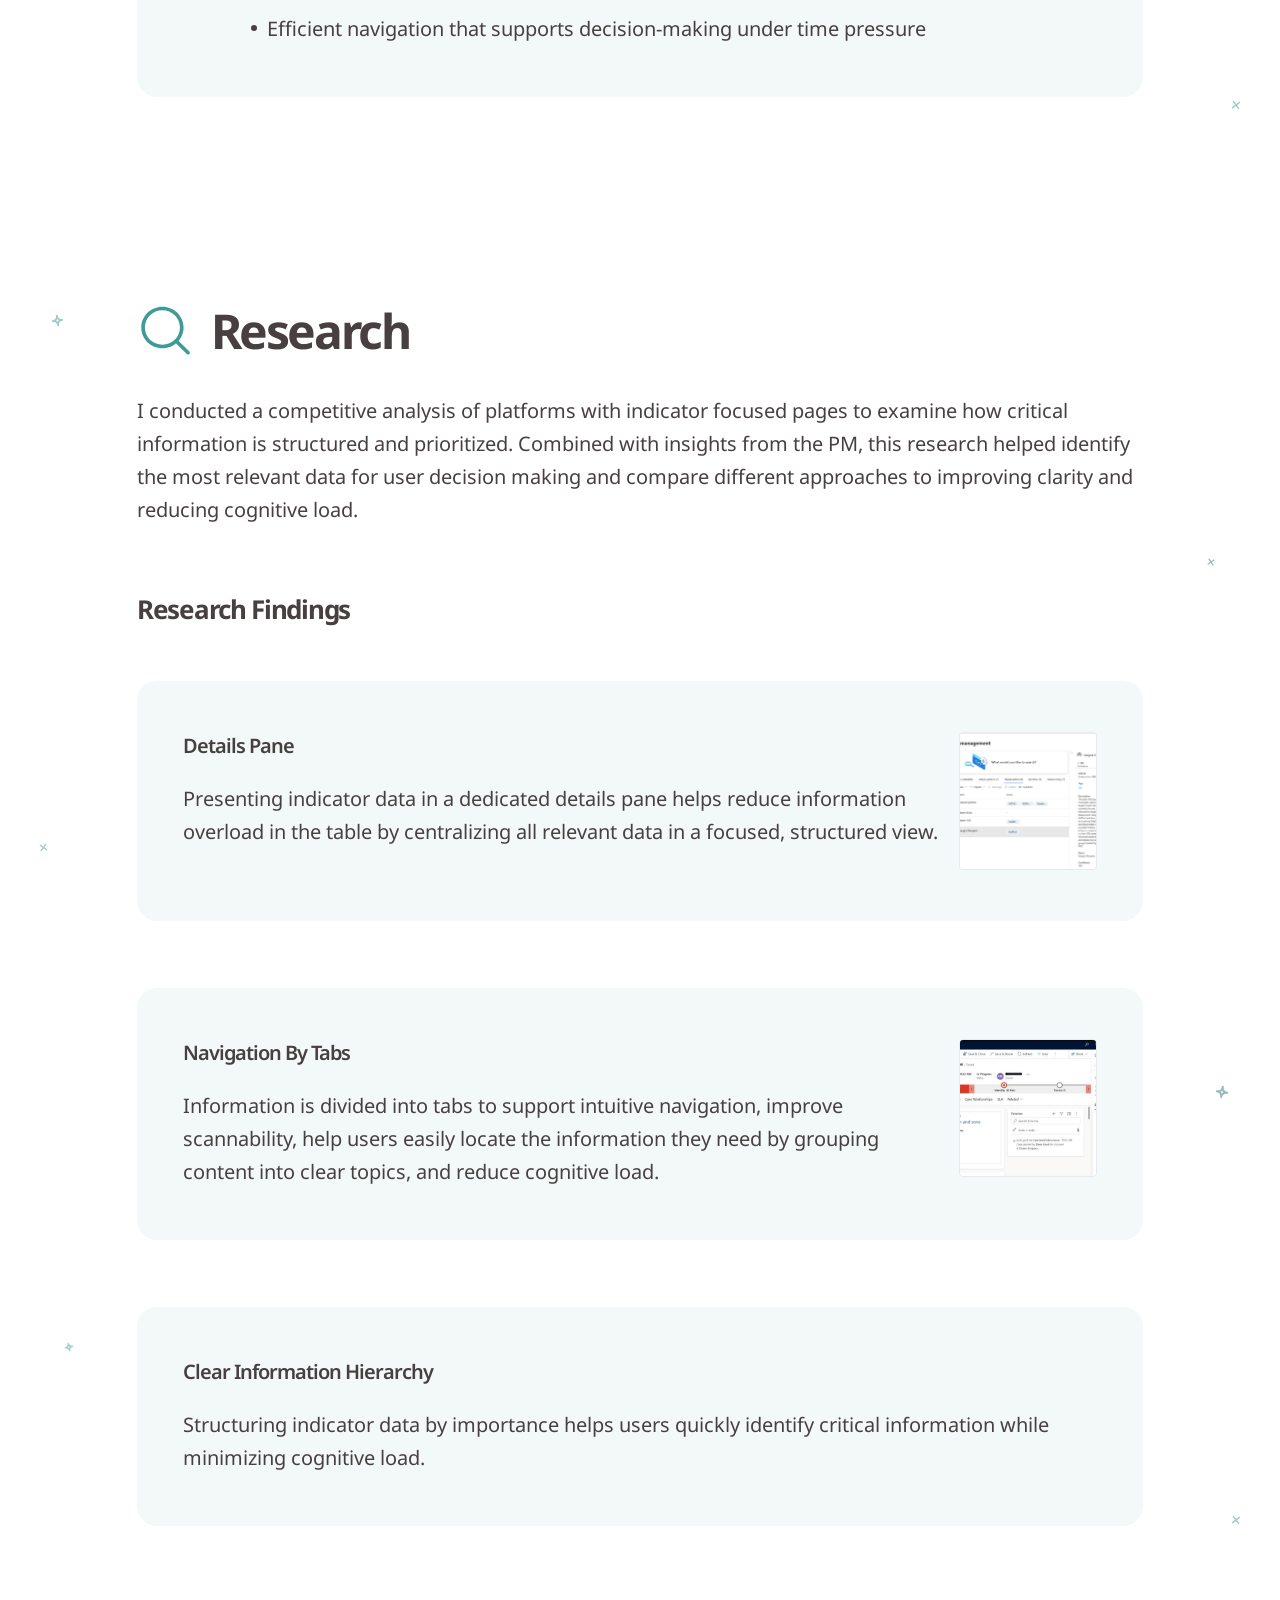
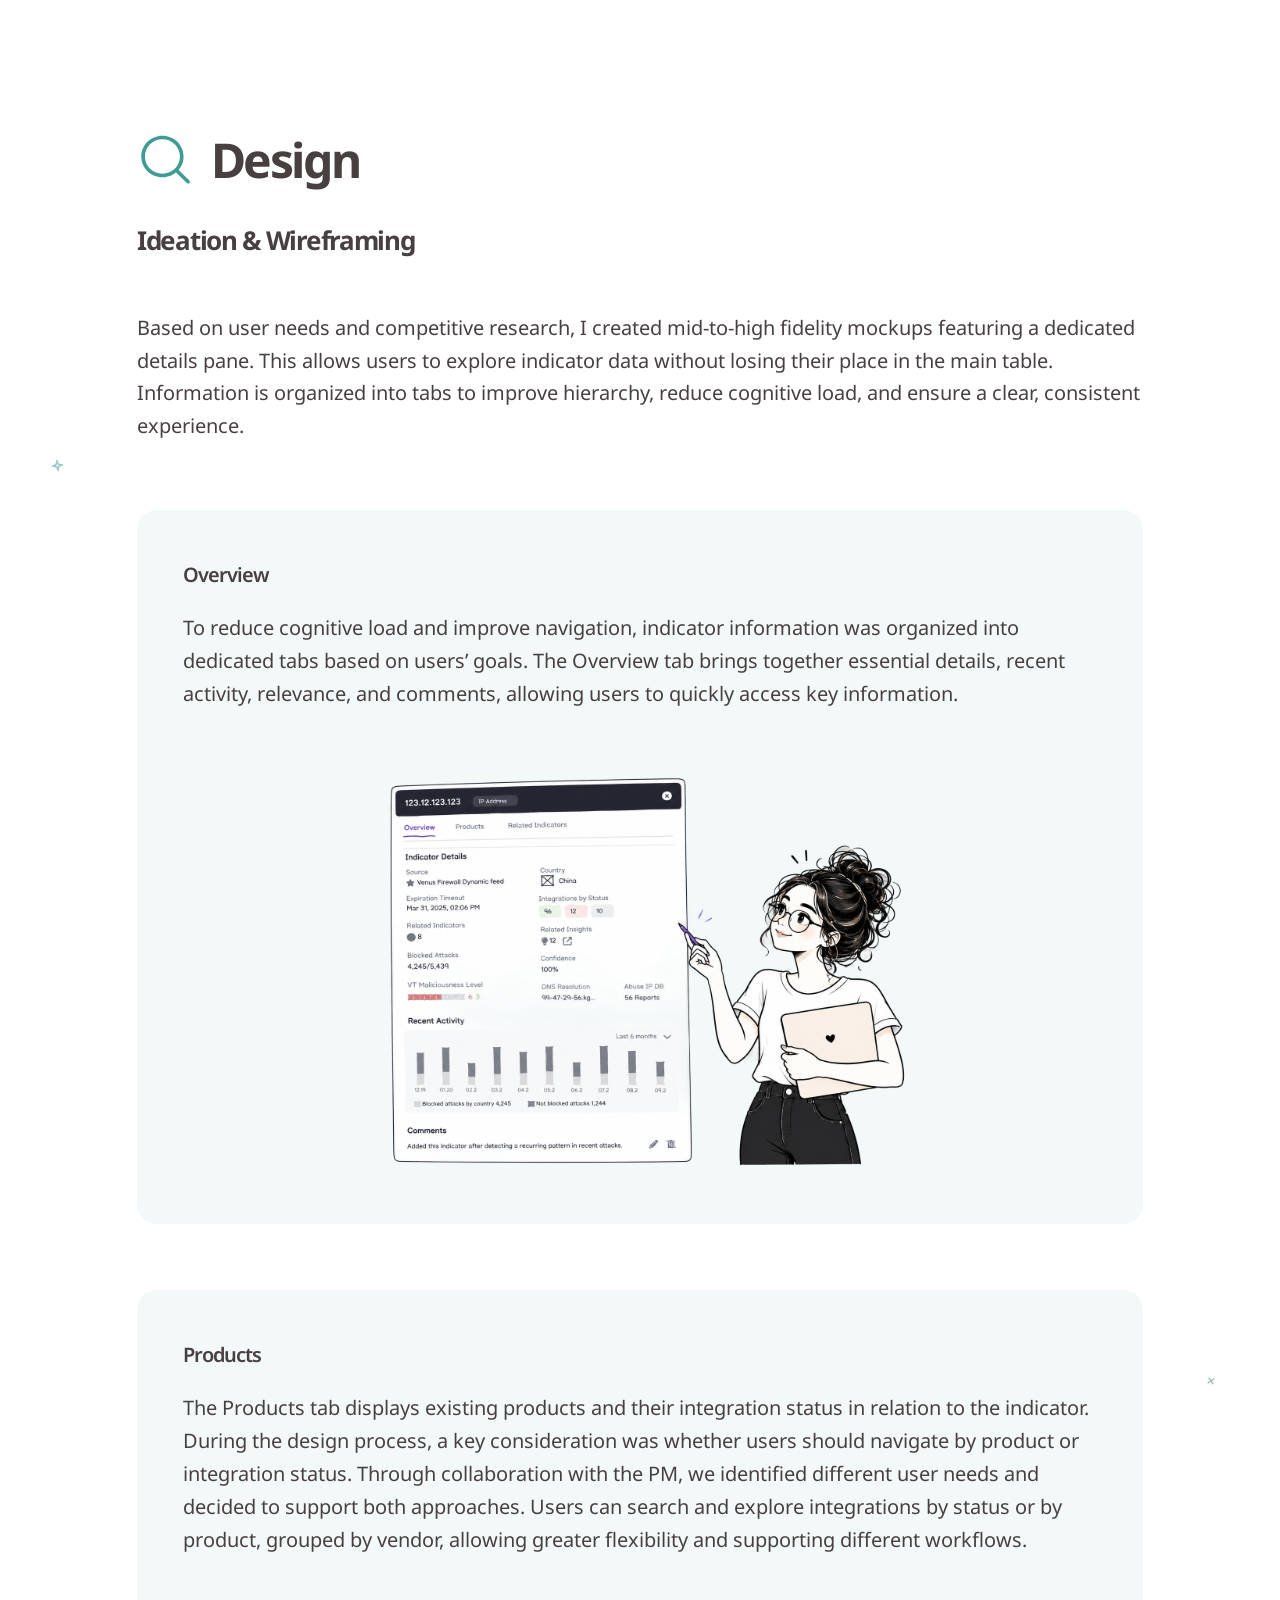
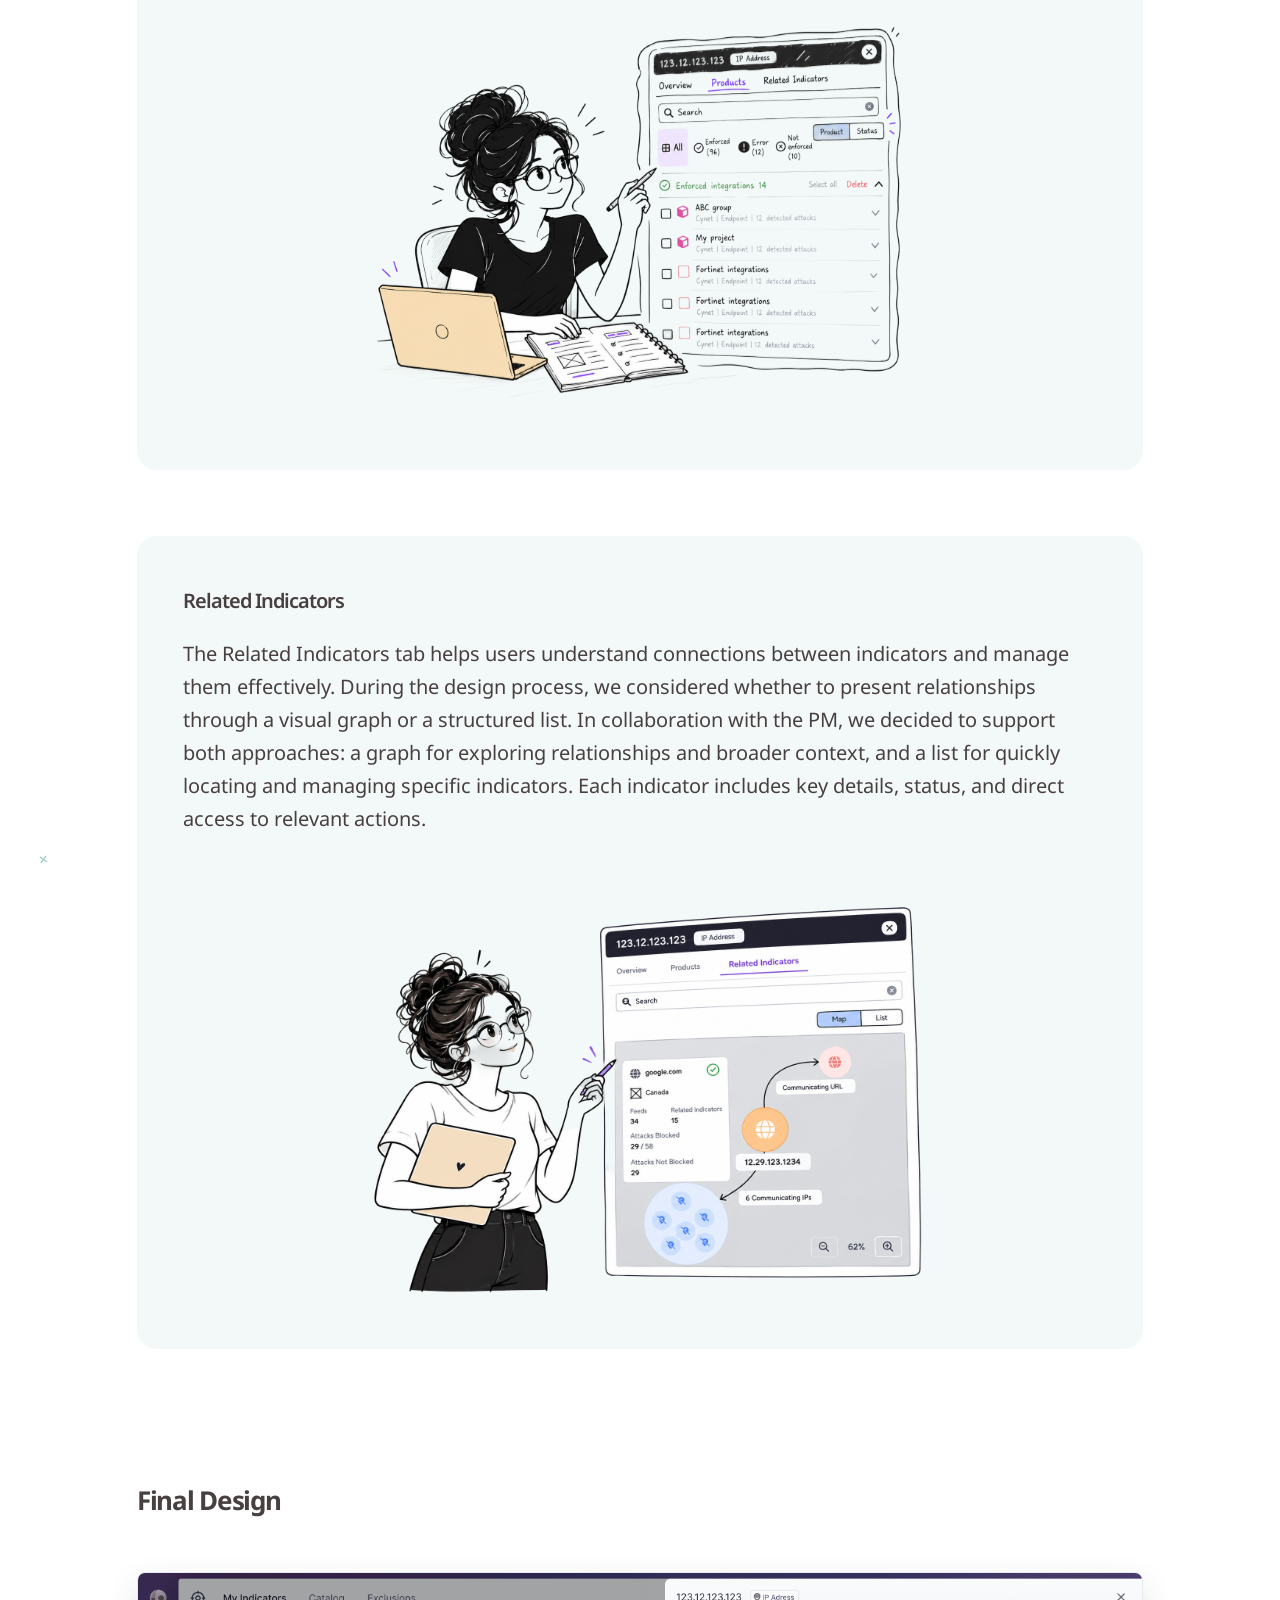
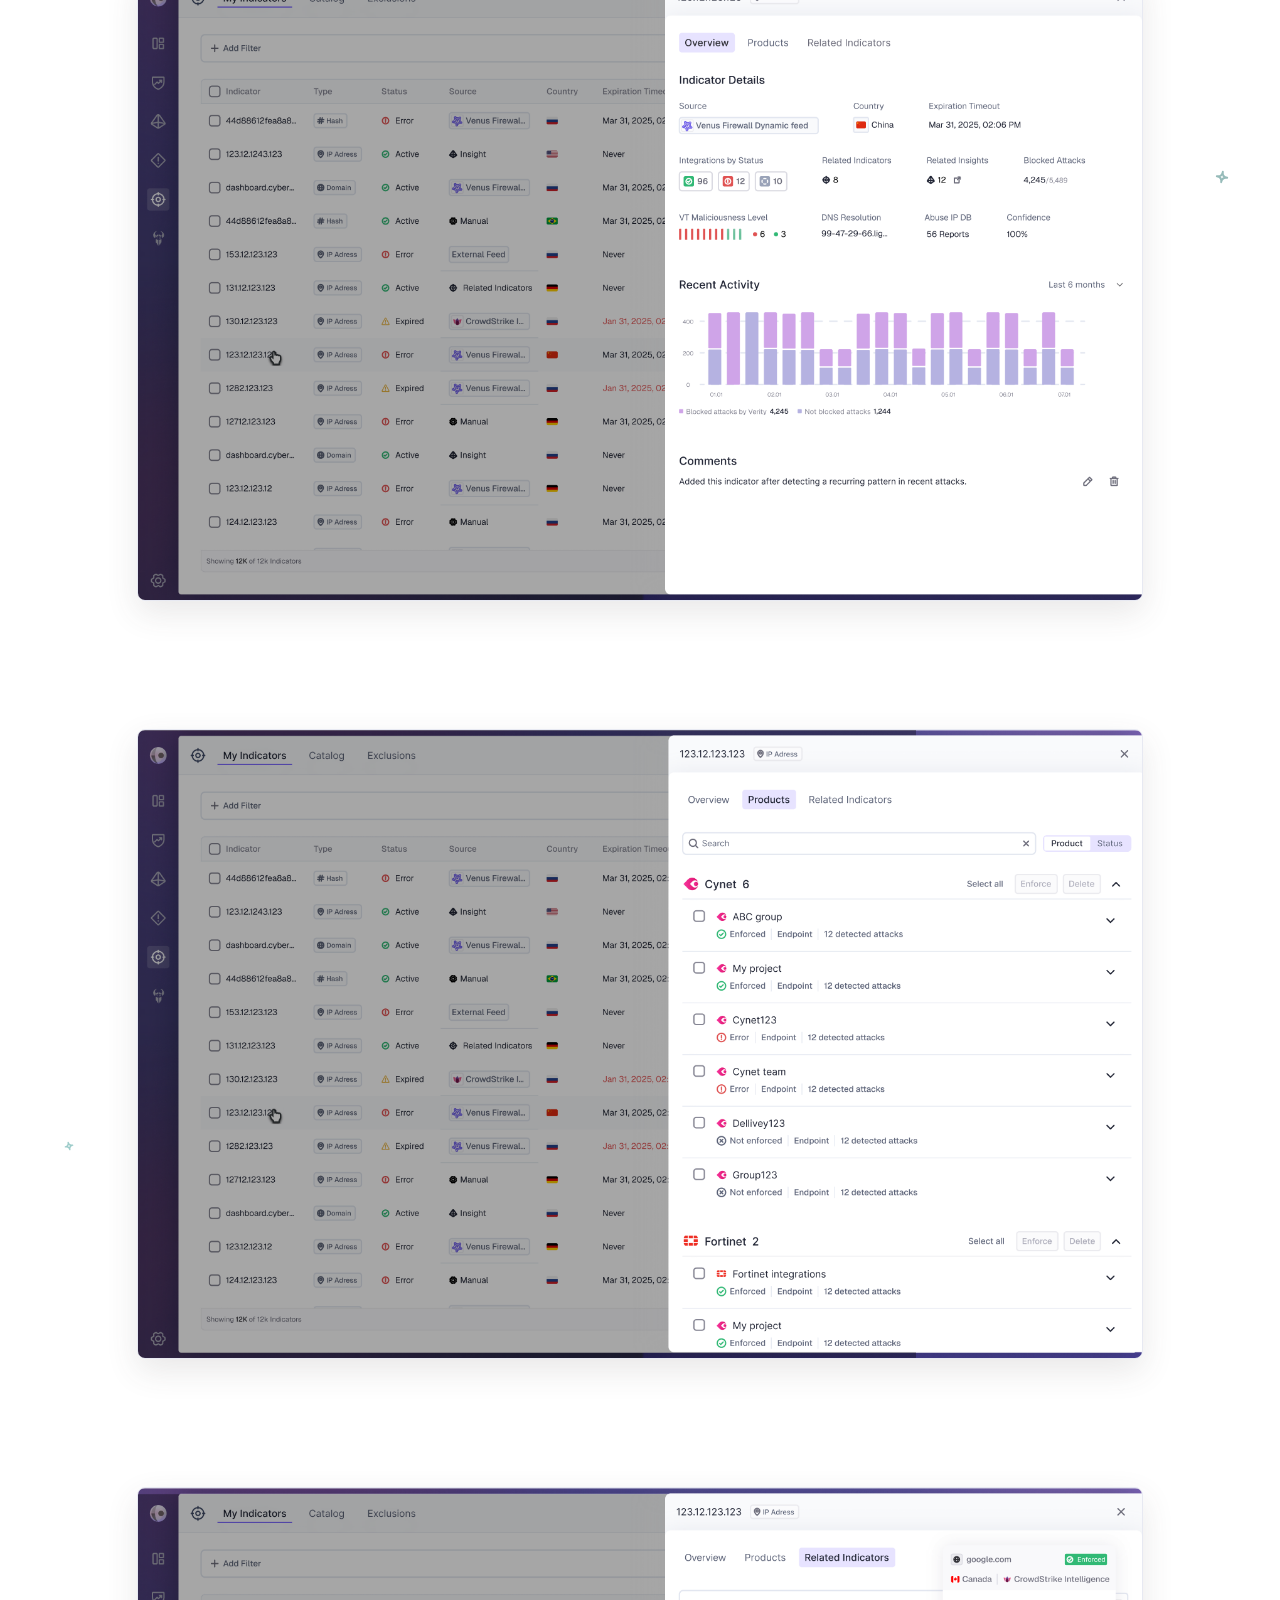
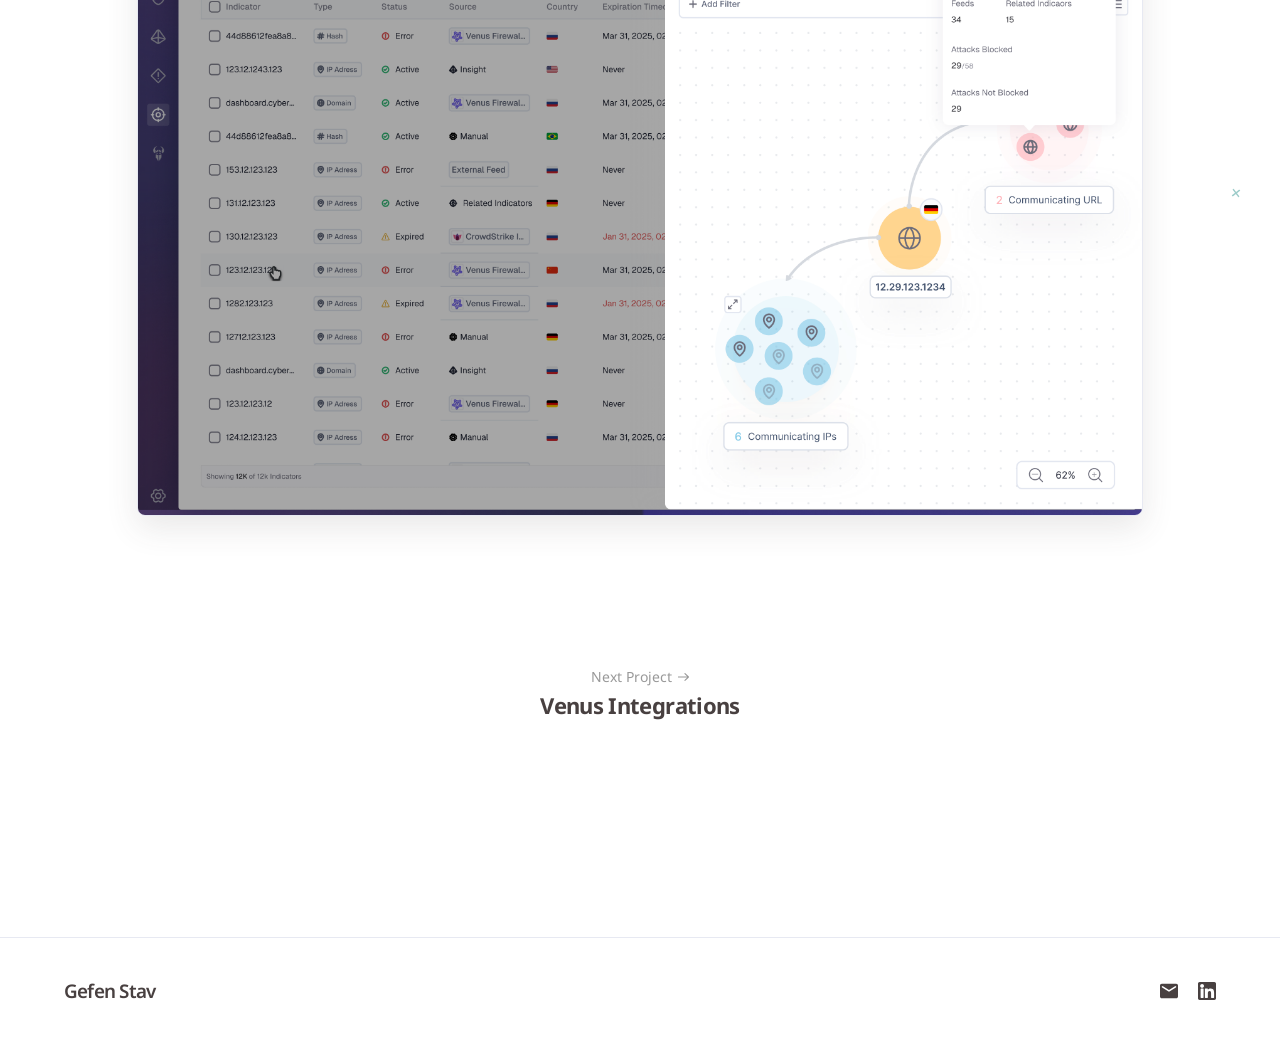
<file: project-venus-indicators.html>
<!doctype html>
<html lang="en">
<head>
  <meta charset="UTF-8" />
  <meta name="viewport" content="width=device-width, initial-scale=1.0" />
  <title>Venus Indicators — Gefen Stav</title>
  <link rel="preconnect" href="https://fonts.googleapis.com" />
  <link rel="preconnect" href="https://fonts.gstatic.com" crossorigin />
  <link href="https://fonts.googleapis.com/css2?family=Noto+Sans:wght@300;400;500;600;900&display=swap" rel="stylesheet" />
  <link rel="stylesheet" href="css/variables.css" />
  <link rel="stylesheet" href="css/typography.css" />
  <link rel="stylesheet" href="css/base.css" />
  <link rel="stylesheet" href="css/hero.css" />
  <link rel="stylesheet" href="css/project-hero.css" />
  <link rel="stylesheet" href="css/overview.css" />
  <link rel="stylesheet" href="css/research.css" />
  <link rel="stylesheet" href="css/design.css" />
  <link rel="stylesheet" href="css/project-nav.css" />
  <link rel="stylesheet" href="css/footer.css" />
</head>
<body class="theme-teal">

  <header class="site-header">
    <div class="site-header__inner">
      <a href="index.html#projects" class="back-link">
        <img src="assets/icons/projects/arrow-dark.svg" alt="" class="back-link__icon" />
        Back
      </a>
      <button
        type="button"
        class="nav-toggle"
        id="navToggle"
        aria-label="Open menu"
        aria-expanded="false"
        aria-controls="mainNav"
      >
        <span class="nav-toggle__bar"></span>
        <span class="nav-toggle__bar"></span>
        <span class="nav-toggle__bar"></span>
      </button>
      <nav class="main-nav" id="mainNav" aria-label="Project sections">
        <a href="#overview" class="nav-link">Overview</a>
        <a href="#persona" class="nav-link">Persona</a>
        <a href="#research" class="nav-link">Research</a>
        <a href="#design" class="nav-link">Design</a>
      </nav>
    </div>
  </header>

  <section class="project-hero" id="top">
    <div class="project-hero__doodles" aria-hidden="true">
      <!-- Soft background circles + two sparkle stars tucked by her head,
           matching the simplified Figma reference - replaces the old
           icon-cushion + scattered star/x treatment. -->
      <div class="project-hero__blob project-hero__blob--a"></div>
      <div class="project-hero__blob project-hero__blob--b"></div>
      <div class="project-hero__blob project-hero__blob--c"></div>
      <svg class="project-hero__star project-hero__star--a" viewBox="0 0 16 16" fill="currentColor">
        <path d="M8 2Q8 8 14 8Q8 8 8 14Q8 8 2 8Q8 8 8 2Z" />
      </svg>
      <svg class="project-hero__star project-hero__star--b" viewBox="0 0 16 16" fill="currentColor">
        <path d="M8 2Q8 8 14 8Q8 8 8 14Q8 8 2 8Q8 8 8 2Z" />
      </svg>
    </div>
    <div class="project-hero__inner">
      <div class="project-hero__content">
        <div class="project-hero__text-block">
        <div class="project-hero__heading">
          <p class="text-greeting project-hero__eyebrow">Venus</p>
          <h1 class="text-title text-title--word project-hero__title">Indicators</h1>
        </div>
        <p class="text-body-lg project-hero__subtitle">Responsabilities: UX, Research</p>
      </div>
      <div class="project-hero__line-row">
        <img class="project-hero__decor-line" src="assets/icons/project-hero/line-dots-indicators.svg" alt="" aria-hidden="true" />
        <img
          class="project-hero__character"
          src="assets/images/project-hero/character-sitting-v2.png"
          alt=""
          aria-hidden="true"
        />
      </div>
      </div>
      <div class="project-hero__graphic" style="width: clamp(300px, 62.5vw, 800px); aspect-ratio: 1600 / 1000;">
        <span class="project-hero__graphic-shadow">
          <img
            class="project-hero__graphic-img"
            src="assets/images/project-hero/indicators - for hero.png"
            alt="Laptop mockup of the Venus Indicators dashboard"
          />
        </span>
        <img
          class="project-hero__character project-hero__character--mobile"
          src="assets/images/project-hero/character-sitting-v2.png"
          alt=""
          aria-hidden="true"
        />
      </div>
    </div>
  </section>

  <section class="overview" id="overview">
      <div class="overview__scatter" aria-hidden="true">
        <svg class="overview__scatter-mark overview__scatter-mark--1" viewBox="0 0 16 16" fill="none" stroke="currentColor" stroke-width="2.2" stroke-linecap="round" stroke-linejoin="round">
          <path d="M8 2Q8 8 14 8Q8 8 8 14Q8 8 2 8Q8 8 8 2Z" />
        </svg>
        <svg class="overview__scatter-mark overview__scatter-mark--2" viewBox="0 0 16 16" fill="none" stroke="currentColor" stroke-width="2" stroke-linecap="round">
          <path d="M4 4L12 12" /><path d="M12 4L4 12" />
        </svg>
        <svg class="overview__scatter-mark overview__scatter-mark--3" viewBox="0 0 16 16" fill="none" stroke="currentColor" stroke-width="2" stroke-linecap="round">
          <path d="M4 4L12 12" /><path d="M12 4L4 12" />
        </svg>
        <svg class="overview__scatter-mark overview__scatter-mark--4" viewBox="0 0 16 16" fill="none" stroke="currentColor" stroke-width="2.2" stroke-linecap="round" stroke-linejoin="round">
          <path d="M8 2Q8 8 14 8Q8 8 8 14Q8 8 2 8Q8 8 8 2Z" />
        </svg>
        <svg class="overview__scatter-mark overview__scatter-mark--5" viewBox="0 0 16 16" fill="none" stroke="currentColor" stroke-width="2.2" stroke-linecap="round" stroke-linejoin="round">
          <path d="M8 2Q8 8 14 8Q8 8 8 14Q8 8 2 8Q8 8 8 2Z" />
        </svg>
        <svg class="overview__scatter-mark overview__scatter-mark--6" viewBox="0 0 16 16" fill="none" stroke="currentColor" stroke-width="2" stroke-linecap="round">
          <path d="M4 4L12 12" /><path d="M12 4L4 12" />
        </svg>
      </div>
    <div class="overview__inner">
      <div class="overview__heading">
        <img src="assets/icons/overview/icon-overview-teal.svg" alt="" />
        <h2 class="text-section-title">Overview</h2>
      </div>
      <div class="overview__body">
        <p class="text-intro">
          Venus is a cybersecurity platform that identifies and prioritizes
          exposures and misconfigurations across cloud and on-prem
          environments, aligned with business priorities. The Indicators
          page enables risk assessment, indicator management, detailed
          views, manual additions, and system-generated suggestions based
          on existing indicators.
        </p>
        <div class="overview__cards">
          <div class="overview-card">
            <span class="overview-card__icon">
              <img src="assets/icons/overview/icon-warning-teal.svg" alt="" />
            </span>
            <div class="overview-card__content">
              <p class="text-card-title">The Problem:</p>
              <p class="text-intro">
                Users are exposed to a large amount of indicator related
                information, making it difficult to quickly identify what
                is most critical. This leads to high cognitive load and
                highlights the lack of clear hierarchy and structure
                tailored to their needs.
              </p>
            </div>
          </div>

          <div class="overview-card">
            <span class="overview-card__icon">
              <img src="assets/icons/overview/icon-new-teal.svg" alt="" />
            </span>
            <div class="overview-card__content">
              <p class="text-card-title">Pain Points:</p>
              <ul class="overview-card__list">
                <li>
                  <img src="assets/icons/overview/bullet-dot.svg" alt="" />
                  <p class="text-intro">Difficulty identifying critical indicator information</p>
                </li>
                <li>
                  <img src="assets/icons/overview/bullet-dot.svg" alt="" />
                  <p class="text-intro">Time-consuming understanding of indicator context and impact</p>
                </li>
                <li>
                  <img src="assets/icons/overview/bullet-dot.svg" alt="" />
                  <p class="text-intro">Frustration caused by information overload</p>
                </li>
              </ul>
            </div>
          </div>

          <div class="overview-card">
            <span class="overview-card__icon">
              <img src="assets/icons/overview/icon-warning-teal.svg" alt="" />
            </span>
            <div class="overview-card__content">
              <p class="text-card-title">Our Goals:</p>
              <p class="text-intro">
                Reduce cognitive load by prioritizing critical indicator
                information, improving discoverability, and enabling users
                to quickly understand indicator context and impact to
                support faster, more confident decision making.
              </p>
            </div>
          </div>
        </div>
      </div>
    </div>
  </section>

  <section class="overview" id="persona">
      <div class="overview__scatter" aria-hidden="true">
        <svg class="overview__scatter-mark overview__scatter-mark--1" viewBox="0 0 16 16" fill="none" stroke="currentColor" stroke-width="2.2" stroke-linecap="round" stroke-linejoin="round">
          <path d="M8 2Q8 8 14 8Q8 8 8 14Q8 8 2 8Q8 8 8 2Z" />
        </svg>
        <svg class="overview__scatter-mark overview__scatter-mark--2" viewBox="0 0 16 16" fill="none" stroke="currentColor" stroke-width="2" stroke-linecap="round">
          <path d="M4 4L12 12" /><path d="M12 4L4 12" />
        </svg>
        <svg class="overview__scatter-mark overview__scatter-mark--3" viewBox="0 0 16 16" fill="none" stroke="currentColor" stroke-width="2" stroke-linecap="round">
          <path d="M4 4L12 12" /><path d="M12 4L4 12" />
        </svg>
        <svg class="overview__scatter-mark overview__scatter-mark--4" viewBox="0 0 16 16" fill="none" stroke="currentColor" stroke-width="2.2" stroke-linecap="round" stroke-linejoin="round">
          <path d="M8 2Q8 8 14 8Q8 8 8 14Q8 8 2 8Q8 8 8 2Z" />
        </svg>
        <svg class="overview__scatter-mark overview__scatter-mark--5" viewBox="0 0 16 16" fill="none" stroke="currentColor" stroke-width="2.2" stroke-linecap="round" stroke-linejoin="round">
          <path d="M8 2Q8 8 14 8Q8 8 8 14Q8 8 2 8Q8 8 8 2Z" />
        </svg>
        <svg class="overview__scatter-mark overview__scatter-mark--6" viewBox="0 0 16 16" fill="none" stroke="currentColor" stroke-width="2" stroke-linecap="round">
          <path d="M4 4L12 12" /><path d="M12 4L4 12" />
        </svg>
      </div>
    <div class="overview__inner">
      <div class="overview__heading">
        <img src="assets/icons/persona/icon-user-teal.svg" alt="" />
        <h2 class="text-section-title">Persona</h2>
      </div>
      <div class="overview__body">
        <p class="text-intro">
          Eli is a senior security analyst with several years of experience
          in threat investigation and incident response, working as part
          of a global SOC team in a mid sized tech company. His daily work
          involves monitoring alerts, analyzing indicators, and correlating
          data across multiple security tools to make fast, informed
          decisions under pressure.
        </p>
        <div class="overview__cards">
          <div class="overview-card">
            <span class="overview-card__icon">
              <img src="assets/icons/overview/icon-warning-teal.svg" alt="" />
            </span>
            <div class="overview-card__content">
              <p class="text-card-title">Frustrations:</p>
              <ul class="overview-card__list">
                <li>
                  <img src="assets/icons/overview/bullet-dot.svg" alt="" />
                  <p class="text-intro">Too much information presented at once, with no clear hierarchy</p>
                </li>
                <li>
                  <img src="assets/icons/overview/bullet-dot.svg" alt="" />
                  <p class="text-intro">Difficulty locating key details within complex indicator data</p>
                </li>
                <li>
                  <img src="assets/icons/overview/bullet-dot.svg" alt="" />
                  <p class="text-intro">Cognitive overload when switching between multiple dashboards</p>
                </li>
                <li>
                  <img src="assets/icons/overview/bullet-dot.svg" alt="" />
                  <p class="text-intro">Lack of clarity around what data is most relevant for decisions</p>
                </li>
              </ul>
            </div>
          </div>

          <div class="overview-card">
            <span class="overview-card__icon">
              <img src="assets/icons/persona/icon-lightbulb-teal.svg" alt="" />
            </span>
            <div class="overview-card__content">
              <p class="text-card-title">Needs:</p>
              <ul class="overview-card__list">
                <li>
                  <img src="assets/icons/overview/bullet-dot.svg" alt="" />
                  <p class="text-intro">A centralized view where important indicator information is easy to find</p>
                </li>
                <li>
                  <img src="assets/icons/overview/bullet-dot.svg" alt="" />
                  <p class="text-intro">Clear structure and prioritization in data presentation</p>
                </li>
                <li>
                  <img src="assets/icons/overview/bullet-dot.svg" alt="" />
                  <p class="text-intro">Fast access to context and trends for each indicator</p>
                </li>
                <li>
                  <img src="assets/icons/overview/bullet-dot.svg" alt="" />
                  <p class="text-intro">Efficient navigation that supports decision-making under time pressure</p>
                </li>
              </ul>
            </div>
          </div>
        </div>
      </div>
    </div>
  </section>

  <section class="overview" id="research">
      <div class="overview__scatter" aria-hidden="true">
        <svg class="overview__scatter-mark overview__scatter-mark--1" viewBox="0 0 16 16" fill="none" stroke="currentColor" stroke-width="2.2" stroke-linecap="round" stroke-linejoin="round">
          <path d="M8 2Q8 8 14 8Q8 8 8 14Q8 8 2 8Q8 8 8 2Z" />
        </svg>
        <svg class="overview__scatter-mark overview__scatter-mark--2" viewBox="0 0 16 16" fill="none" stroke="currentColor" stroke-width="2" stroke-linecap="round">
          <path d="M4 4L12 12" /><path d="M12 4L4 12" />
        </svg>
        <svg class="overview__scatter-mark overview__scatter-mark--3" viewBox="0 0 16 16" fill="none" stroke="currentColor" stroke-width="2" stroke-linecap="round">
          <path d="M4 4L12 12" /><path d="M12 4L4 12" />
        </svg>
        <svg class="overview__scatter-mark overview__scatter-mark--4" viewBox="0 0 16 16" fill="none" stroke="currentColor" stroke-width="2.2" stroke-linecap="round" stroke-linejoin="round">
          <path d="M8 2Q8 8 14 8Q8 8 8 14Q8 8 2 8Q8 8 8 2Z" />
        </svg>
        <svg class="overview__scatter-mark overview__scatter-mark--5" viewBox="0 0 16 16" fill="none" stroke="currentColor" stroke-width="2.2" stroke-linecap="round" stroke-linejoin="round">
          <path d="M8 2Q8 8 14 8Q8 8 8 14Q8 8 2 8Q8 8 8 2Z" />
        </svg>
        <svg class="overview__scatter-mark overview__scatter-mark--6" viewBox="0 0 16 16" fill="none" stroke="currentColor" stroke-width="2" stroke-linecap="round">
          <path d="M4 4L12 12" /><path d="M12 4L4 12" />
        </svg>
      </div>
    <div class="overview__inner">
      <div class="overview__heading">
        <img src="assets/icons/research/icon-search-teal.svg" alt="" />
        <h2 class="text-section-title">Research</h2>
      </div>
      <div class="overview__body">
        <p class="text-intro">
          I conducted a competitive analysis of platforms with indicator
          focused pages to examine how critical information is structured
          and prioritized. Combined with insights from the PM, this
          research helped identify the most relevant data for user
          decision making and compare different approaches to improving
          clarity and reducing cognitive load.
        </p>
        <div class="research__findings">
          <p class="text-subhead">Research Findings</p>
          <div class="overview__cards">
            <div class="research-card">
              <div class="research-card__content">
                <p class="text-card-title">Details Pane</p>
                <p class="text-intro">
                  Presenting indicator data in a dedicated details pane
                  helps reduce information overload in the table by
                  centralizing all relevant data in a focused, structured
                  view.
                </p>
              </div>
              <div class="research-card__thumb">
                <img src="assets/images/research/details-pane.png" alt="Reference screenshot of a details pane pattern" />
              </div>
            </div>

            <div class="research-card">
              <div class="research-card__content">
                <p class="text-card-title">Navigation By Tabs</p>
                <p class="text-intro">
                  Information is divided into tabs to support intuitive
                  navigation, improve scannability, help users easily
                  locate the information they need by grouping content
                  into clear topics, and reduce cognitive load.
                </p>
              </div>
              <div class="research-card__thumb">
                <img src="assets/images/research/navigation-tabs.png" alt="Reference screenshot of tab-based navigation" />
              </div>
            </div>

            <div class="research-card">
              <div class="research-card__content">
                <p class="text-card-title">Clear Information Hierarchy</p>
                <p class="text-intro">
                  Structuring indicator data by importance helps users
                  quickly identify critical information while minimizing
                  cognitive load.
                </p>
              </div>
            </div>
          </div>
        </div>
      </div>
    </div>
  </section>

  <section class="overview" id="design">
      <div class="overview__scatter" aria-hidden="true">
        <svg class="overview__scatter-mark overview__scatter-mark--1" viewBox="0 0 16 16" fill="none" stroke="currentColor" stroke-width="2.2" stroke-linecap="round" stroke-linejoin="round">
          <path d="M8 2Q8 8 14 8Q8 8 8 14Q8 8 2 8Q8 8 8 2Z" />
        </svg>
        <svg class="overview__scatter-mark overview__scatter-mark--2" viewBox="0 0 16 16" fill="none" stroke="currentColor" stroke-width="2" stroke-linecap="round">
          <path d="M4 4L12 12" /><path d="M12 4L4 12" />
        </svg>
        <svg class="overview__scatter-mark overview__scatter-mark--3" viewBox="0 0 16 16" fill="none" stroke="currentColor" stroke-width="2" stroke-linecap="round">
          <path d="M4 4L12 12" /><path d="M12 4L4 12" />
        </svg>
        <svg class="overview__scatter-mark overview__scatter-mark--4" viewBox="0 0 16 16" fill="none" stroke="currentColor" stroke-width="2.2" stroke-linecap="round" stroke-linejoin="round">
          <path d="M8 2Q8 8 14 8Q8 8 8 14Q8 8 2 8Q8 8 8 2Z" />
        </svg>
        <svg class="overview__scatter-mark overview__scatter-mark--5" viewBox="0 0 16 16" fill="none" stroke="currentColor" stroke-width="2.2" stroke-linecap="round" stroke-linejoin="round">
          <path d="M8 2Q8 8 14 8Q8 8 8 14Q8 8 2 8Q8 8 8 2Z" />
        </svg>
        <svg class="overview__scatter-mark overview__scatter-mark--6" viewBox="0 0 16 16" fill="none" stroke="currentColor" stroke-width="2" stroke-linecap="round">
          <path d="M4 4L12 12" /><path d="M12 4L4 12" />
        </svg>
      </div>
    <div class="overview__inner">
      <div class="overview__heading">
        <img src="assets/icons/research/icon-search-teal.svg" alt="" />
        <h2 class="text-section-title">Design</h2>
      </div>
      <div class="overview__body">
        <div class="research__findings">
          <p class="text-subhead">Ideation &amp; Wireframing</p>
          <p class="text-intro">
            Based on user needs and competitive research, I created
            mid-to-high fidelity mockups featuring a dedicated details pane.
            This allows users to explore indicator data without losing
            their place in the main table. Information is organized into
            tabs to improve hierarchy, reduce cognitive load, and ensure a
            clear, consistent experience.
          </p>
        </div>

        <div class="overview__cards">
          <div class="research-card design-card">
            <div class="design-card__content">
              <p class="text-card-title">Overview</p>
              <p class="text-intro">
                To reduce cognitive load and improve navigation, indicator
                information was organized into dedicated tabs based on
                users’ goals. The Overview tab brings together essential
                details, recent activity, relevance, and comments, allowing
                users to quickly access key information.
              </p>
            </div>
            <div class="design-card__illustration">
              <img src="assets/images/design/overview-illustration.svg" alt="Illustration of the Overview tab design exploration" />
            </div>
          </div>

          <div class="research-card design-card">
            <div class="design-card__content">
              <p class="text-card-title">Products</p>
              <p class="text-intro">
                The Products tab displays existing products and their
                integration status in relation to the indicator. During the
                design process, a key consideration was whether users should
                navigate by product or integration status. Through
                collaboration with the PM, we identified different user
                needs and decided to support both approaches. Users can
                search and explore integrations by status or by product,
                grouped by vendor, allowing greater flexibility and
                supporting different workflows.
              </p>
            </div>
            <div class="design-card__illustration design-card__illustration--narrow">
              <img src="assets/images/design/products-illustration.svg" alt="Illustration of the Products tab design exploration" />
            </div>
          </div>

          <div class="research-card design-card">
            <div class="design-card__content">
              <p class="text-card-title">Related Indicators</p>
              <p class="text-intro">
                The Related Indicators tab helps users understand
                connections between indicators and manage them effectively.
                During the design process, we considered whether to present
                relationships through a visual graph or a structured list.
                In collaboration with the PM, we decided to support both
                approaches: a graph for exploring relationships and broader
                context, and a list for quickly locating and managing
                specific indicators. Each indicator includes key details,
                status, and direct access to relevant actions.
              </p>
            </div>
            <div class="design-card__illustration">
              <img src="assets/images/design/related-indicators-illustration.svg" alt="Illustration of the Related Indicators tab design exploration" />
            </div>
          </div>
        </div>

        <div class="research__findings">
          <p class="text-subhead">Final Design</p>
          <div class="design__final-shots">
            <img src="assets/images/design/final-design-overview.png" alt="Final design of the indicator Overview tab" />
            <img src="assets/images/design/final-design-products.png" alt="Final design of the indicator Products tab" />
            <img src="assets/images/design/final-design-related.png" alt="Final design of the indicator Related Indicators tab" />
          </div>
        </div>
      </div>
    </div>
  </section>

  <nav class="project-nav" aria-label="Project navigation">
    <div class="project-nav__inner">
      <a href="project-venus-integrations.html" class="project-nav__link project-nav__link--next">
        <span class="project-nav__eyebrow">
          <span class="project-nav__label">Next Project</span>
          <img src="assets/icons/projects/arrow-light.svg" alt="" class="project-nav__arrow" />
        </span>
        <span class="project-nav__title">Venus Integrations</span>
      </a>
    </div>
  </nav>

  <footer class="site-footer">
    <div class="site-footer__inner">
      <a href="index.html#top" class="logo-link">
        <p class="logo-text">Gefen Stav</p>
      </a>
      <div class="site-footer__contact">
        <a href="mailto:gefenstav@gmail.com" aria-label="Email Gefen Stav">
          <img src="assets/icons/footer/icon-email.svg" alt="" />
        </a>
        <a href="https://www.linkedin.com/in/gefen-stav/" target="_blank" rel="noopener" aria-label="Gefen Stav on LinkedIn">
          <img src="assets/icons/footer/icon-linkedin.svg" alt="" />
        </a>
      </div>
    </div>
  </footer>

  <script src="js/main.js"></script>
</body>
</html>
</file>
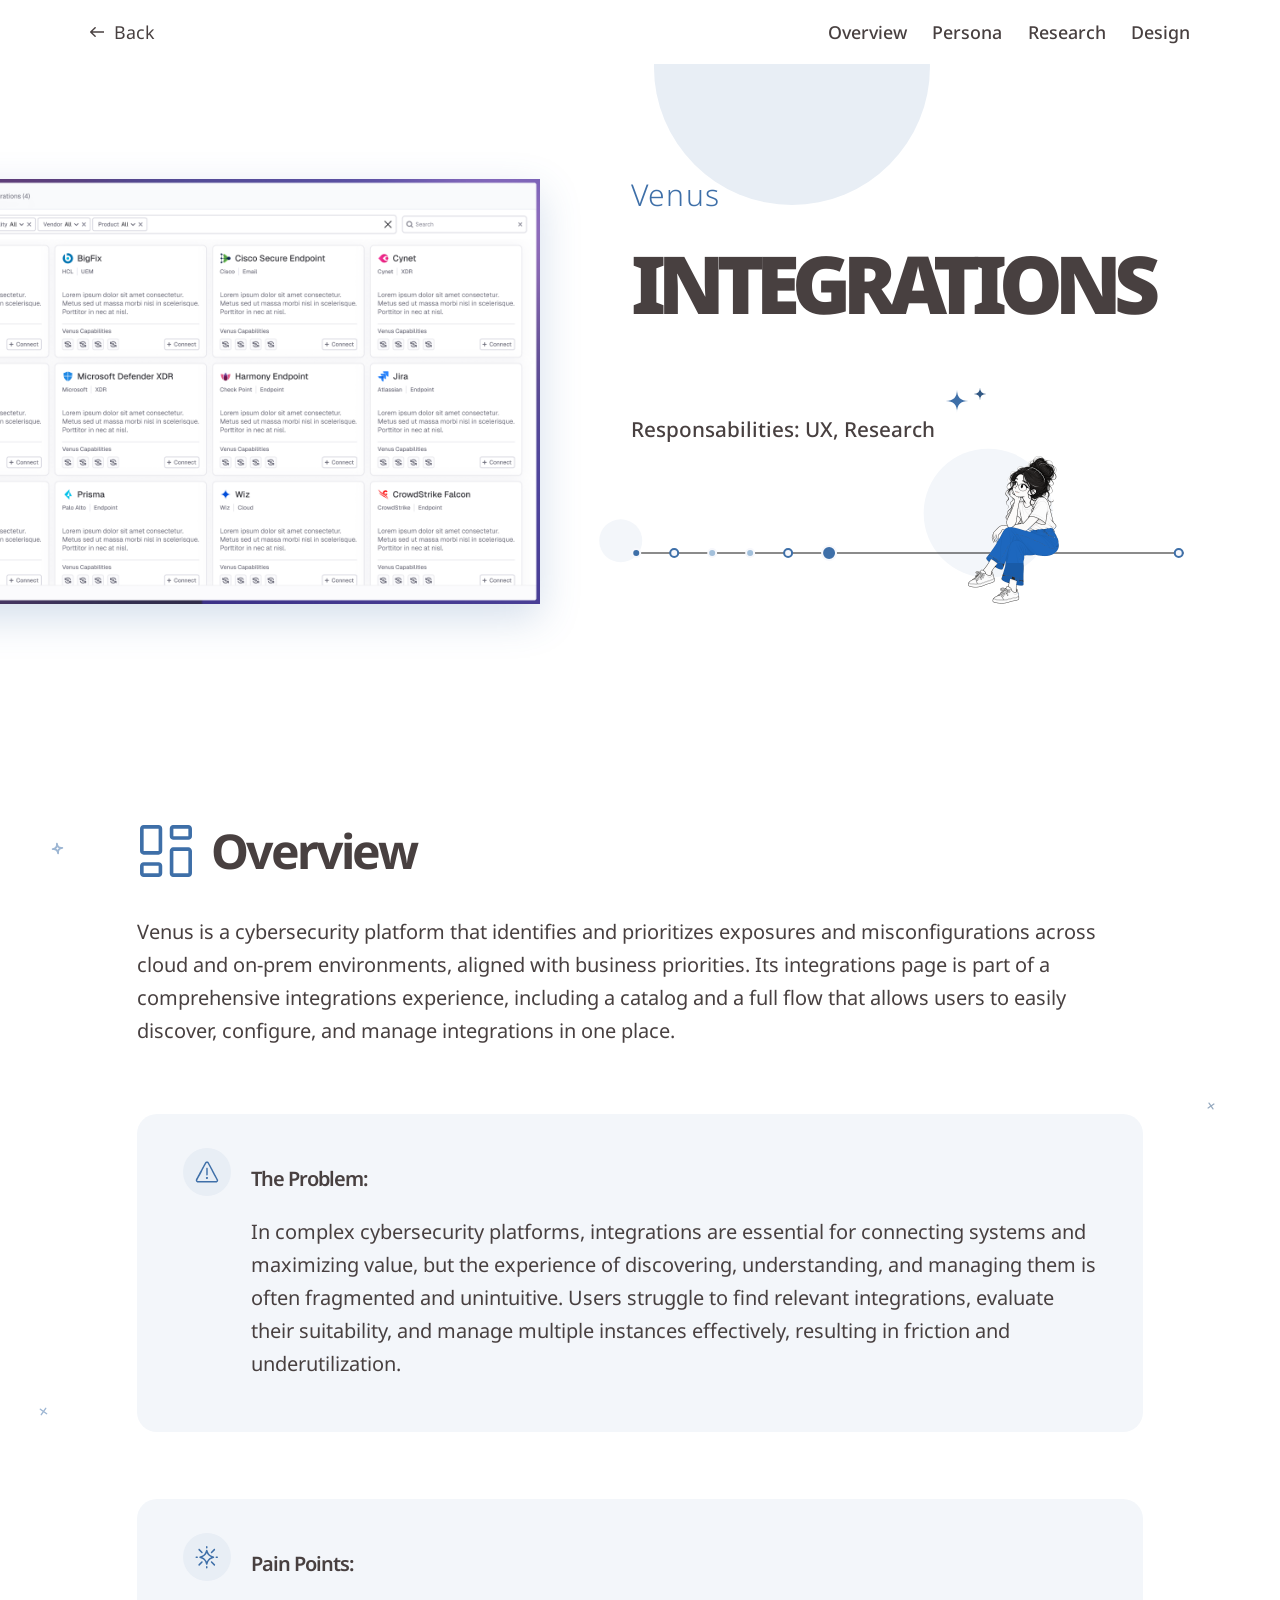
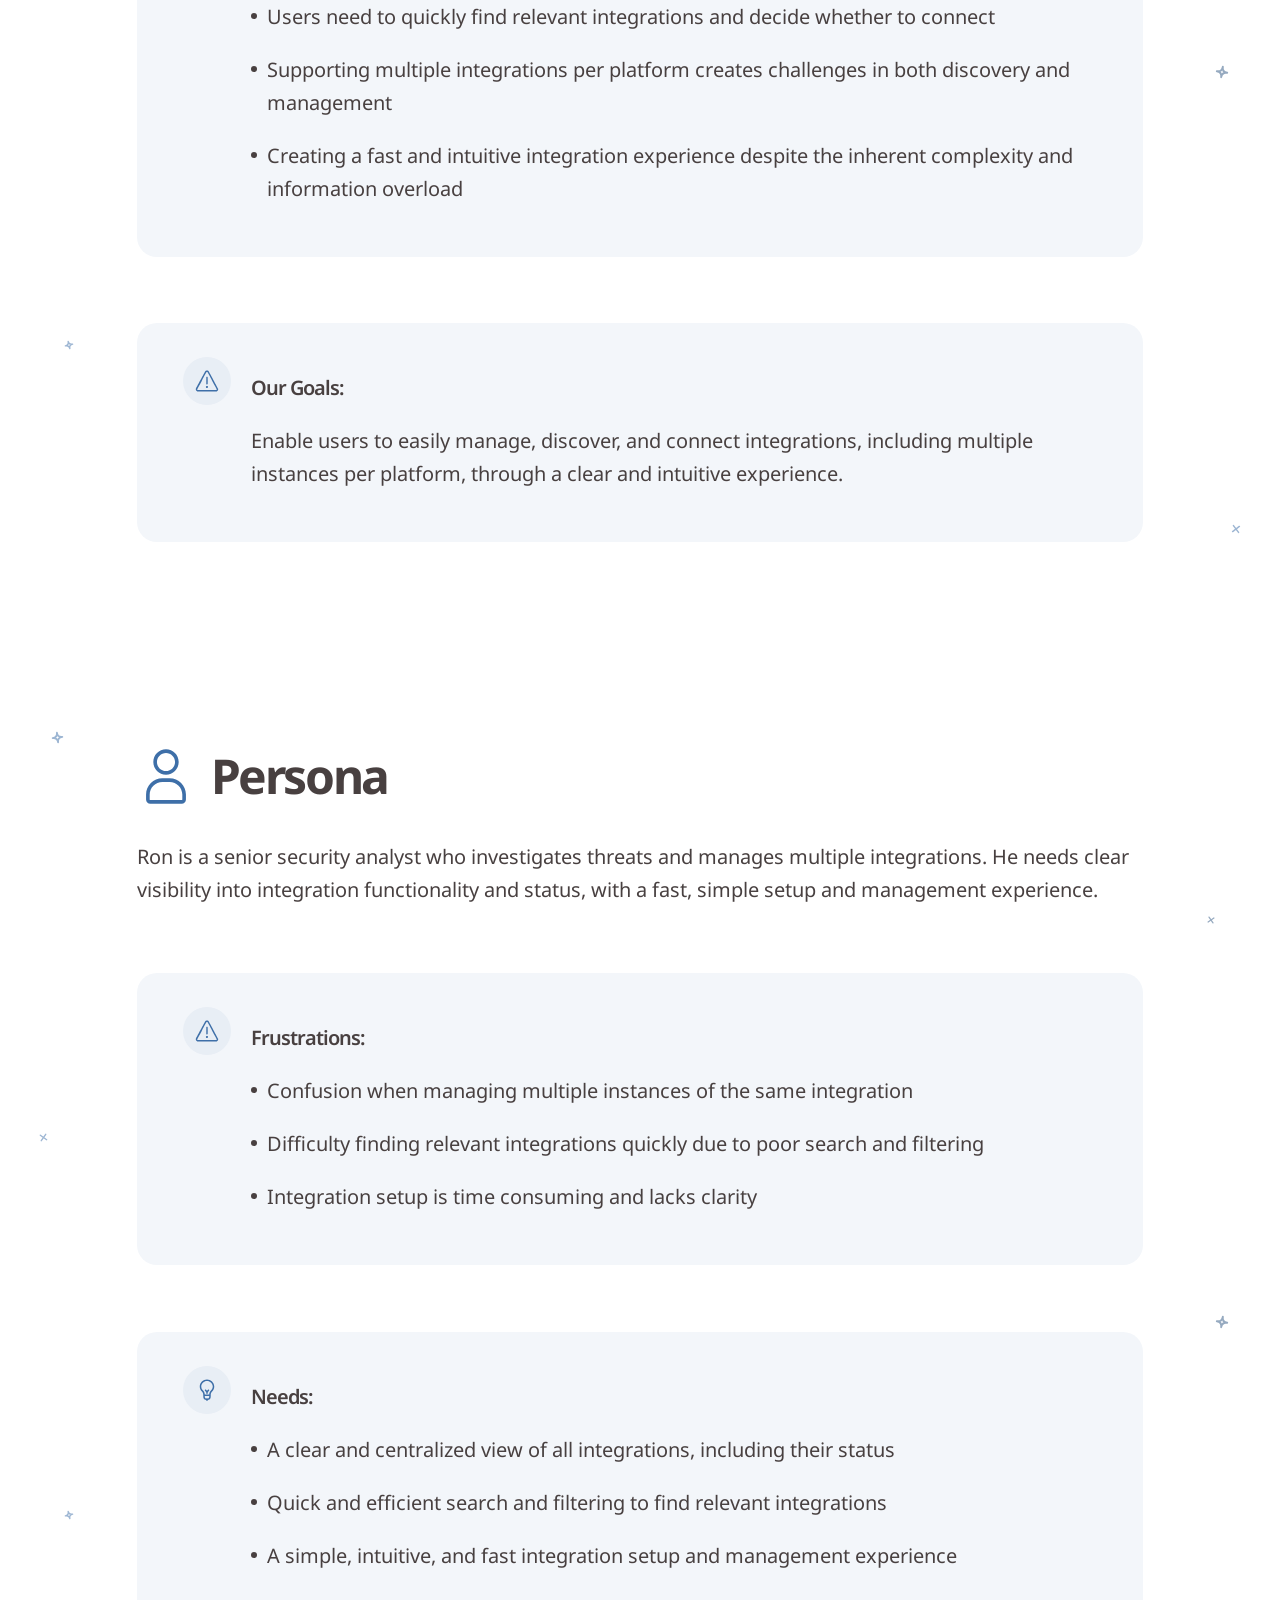
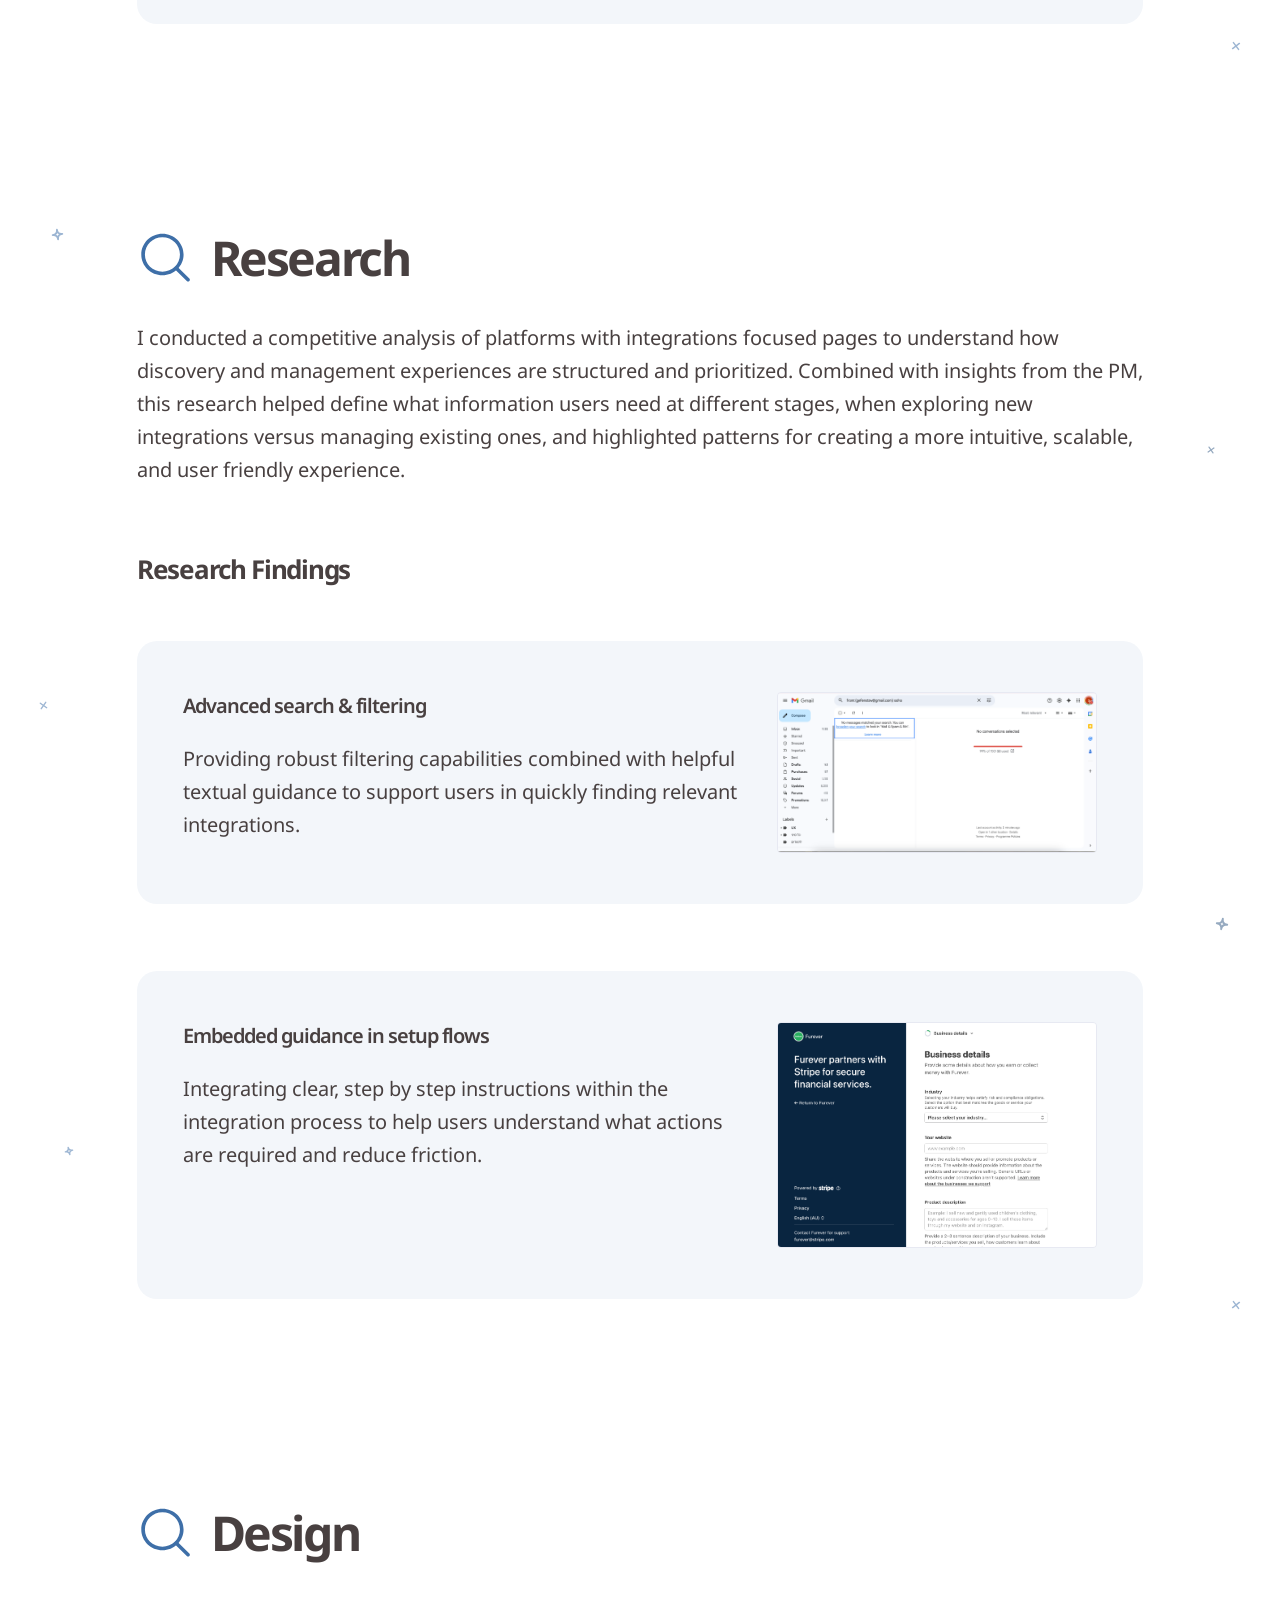
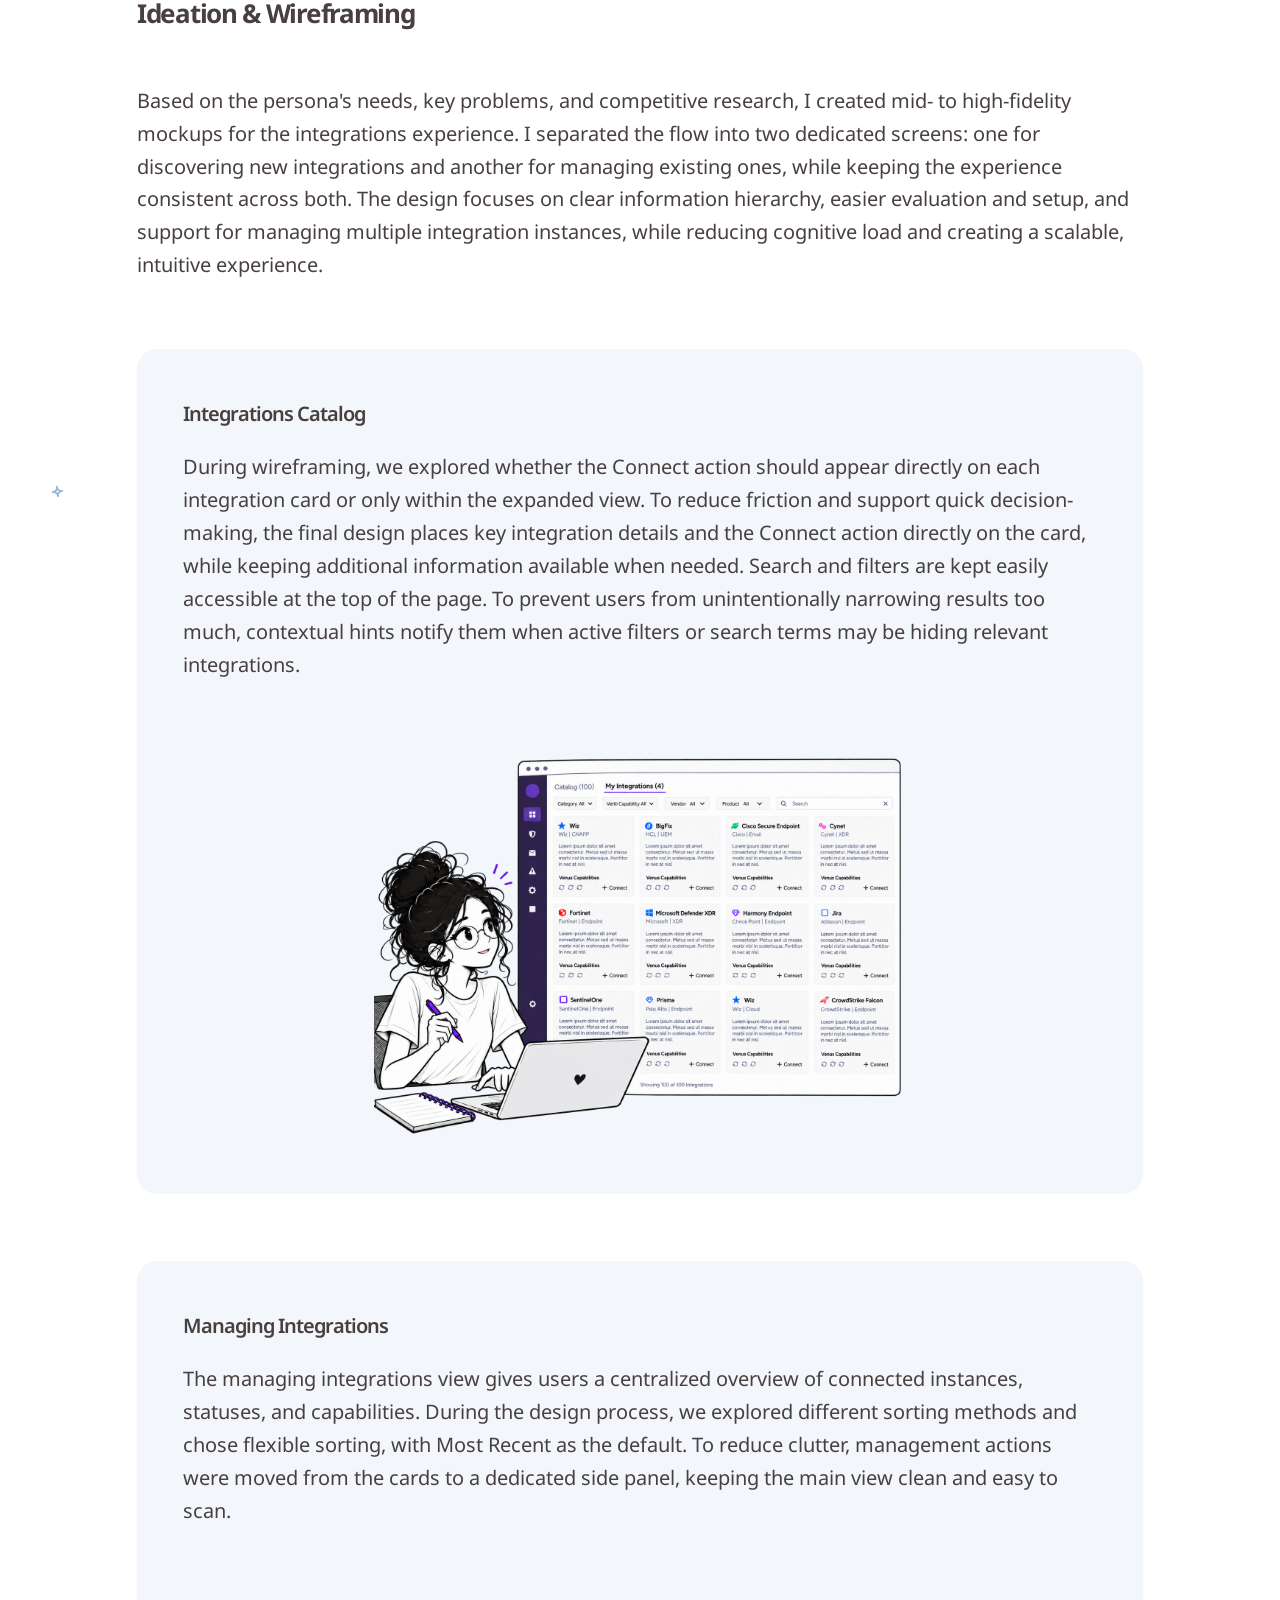
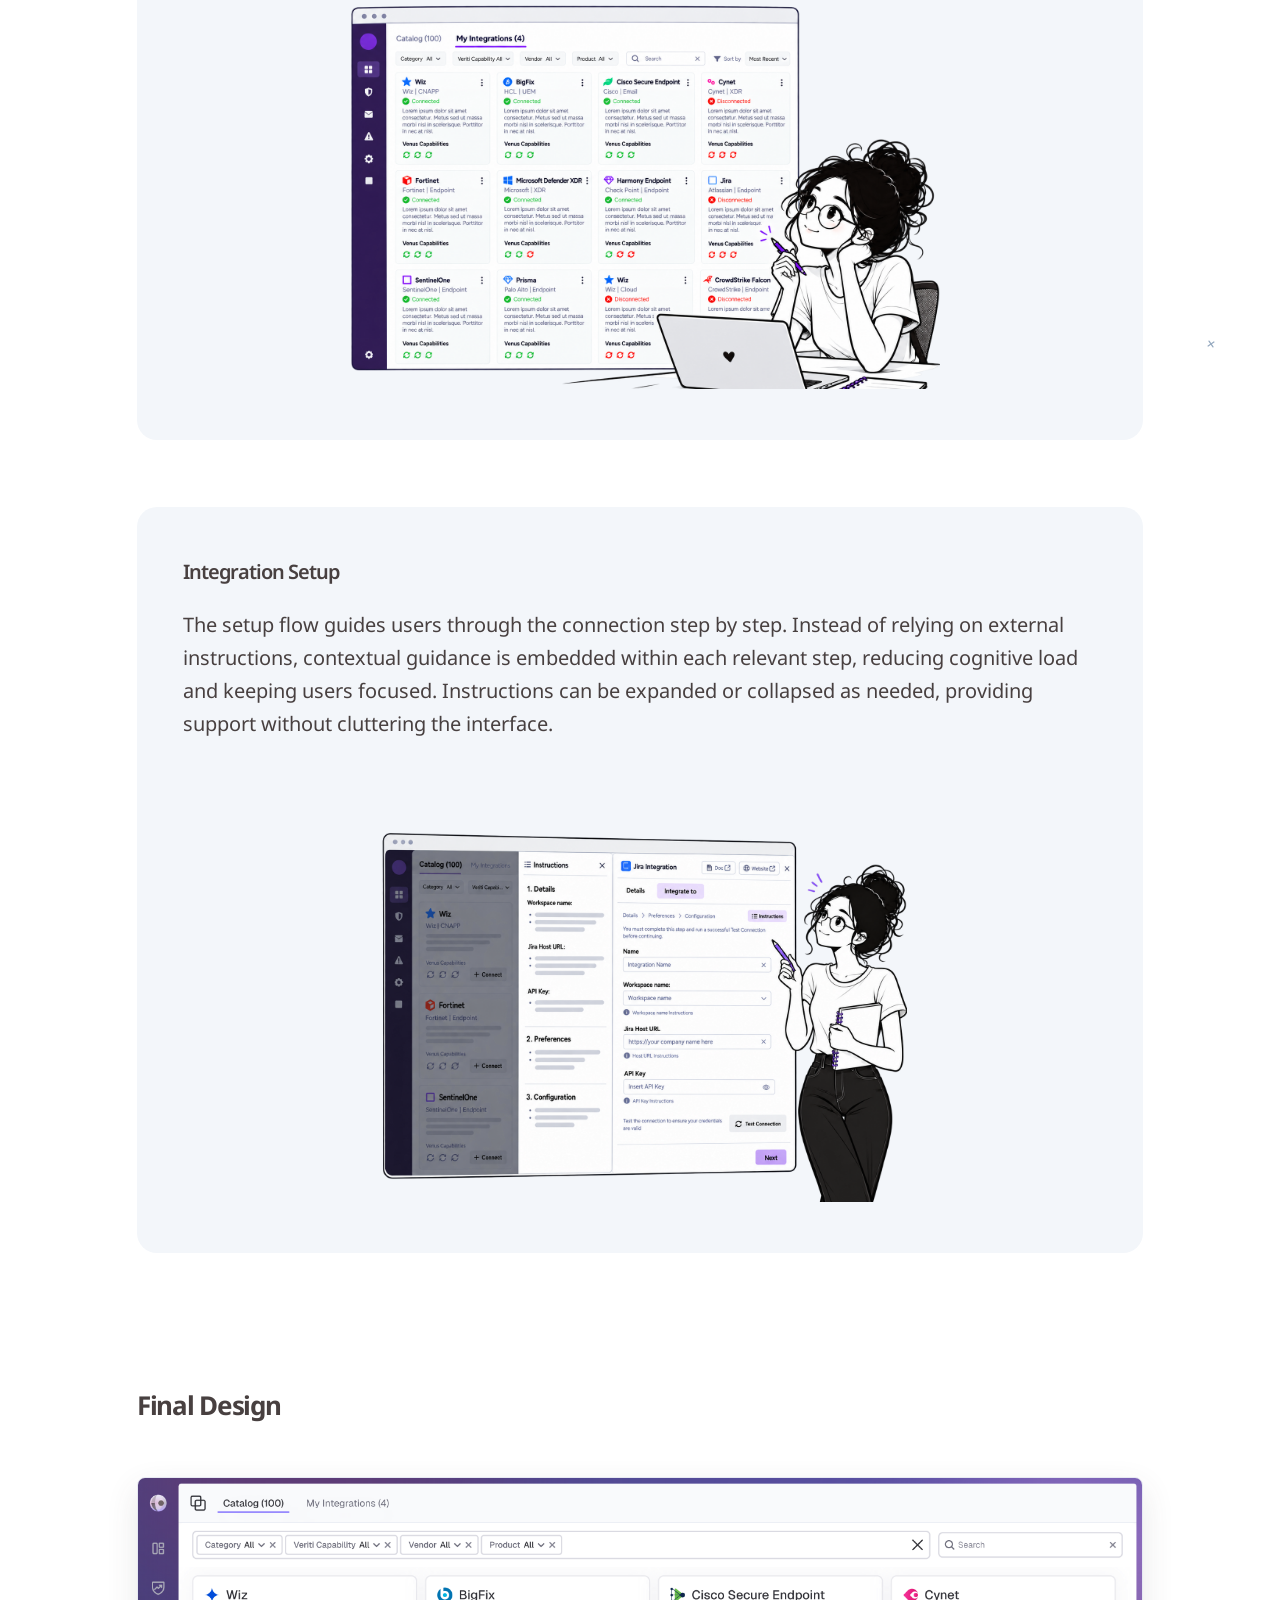
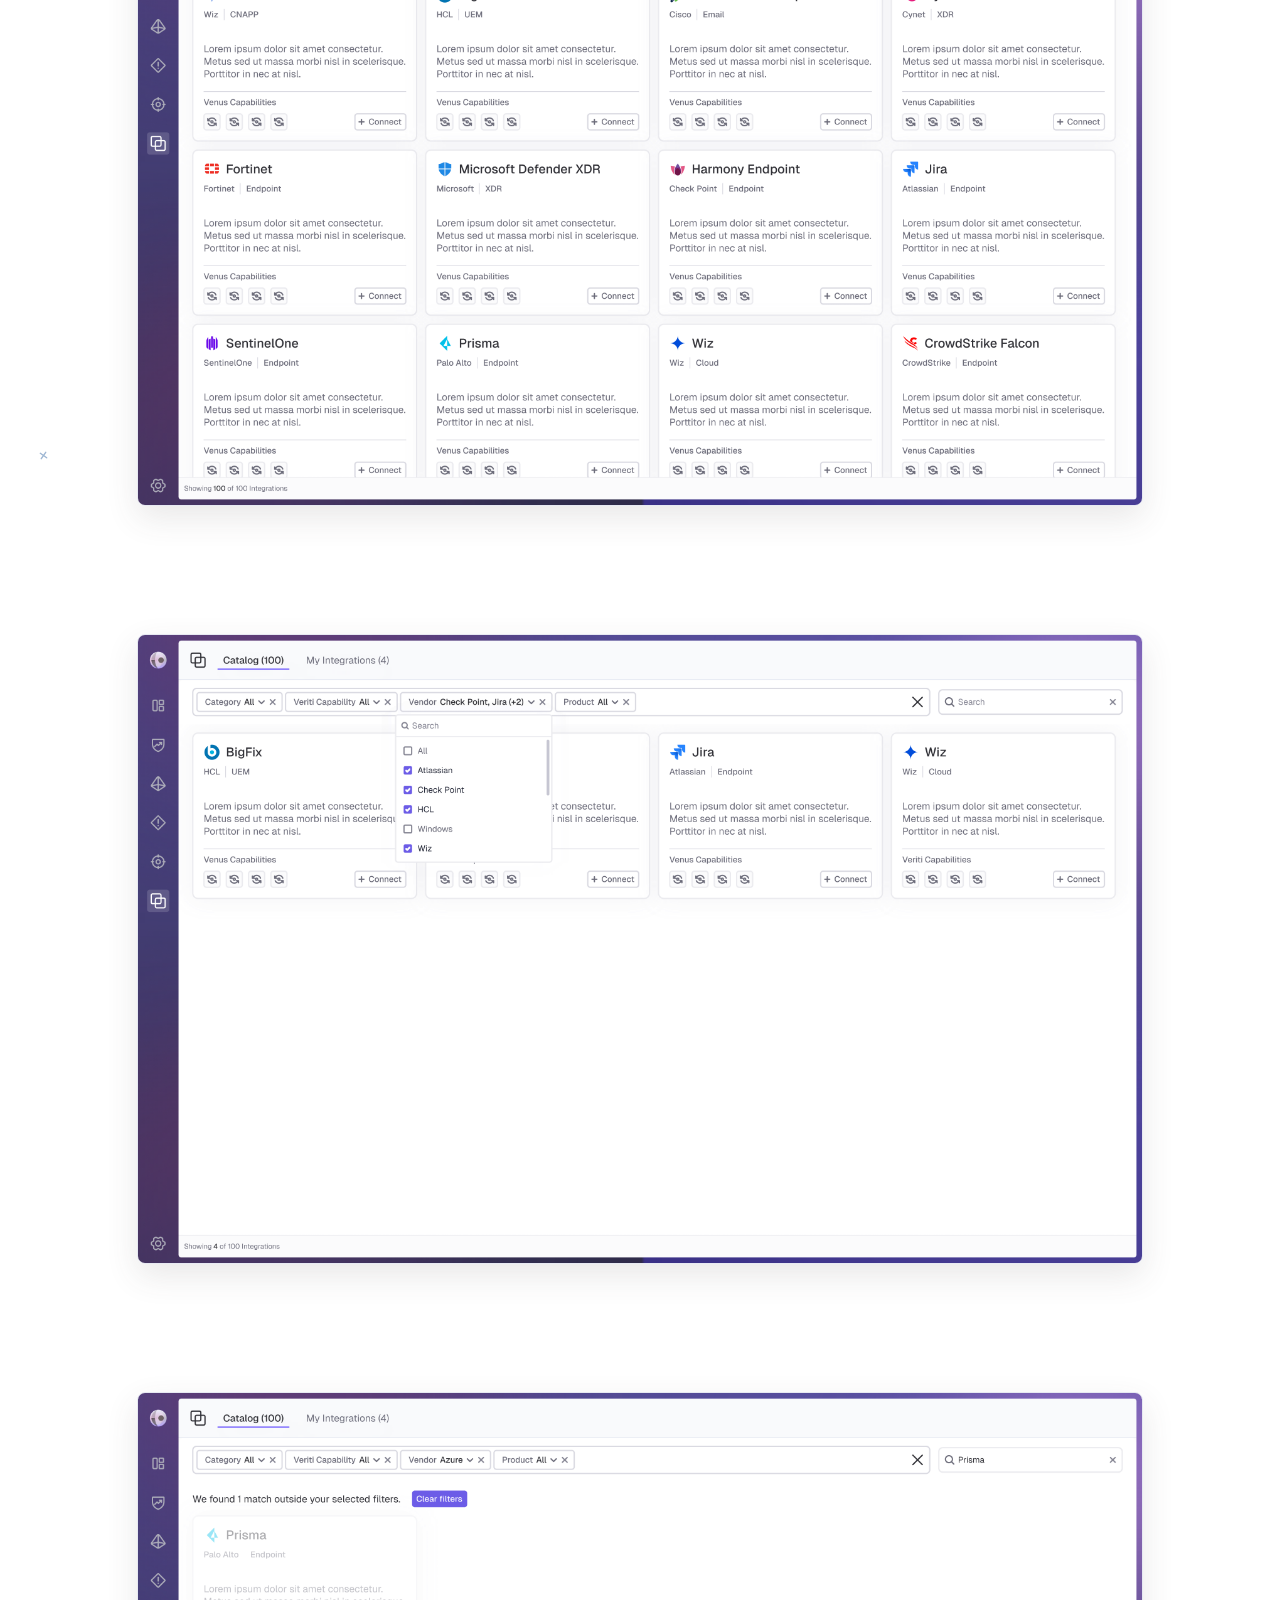
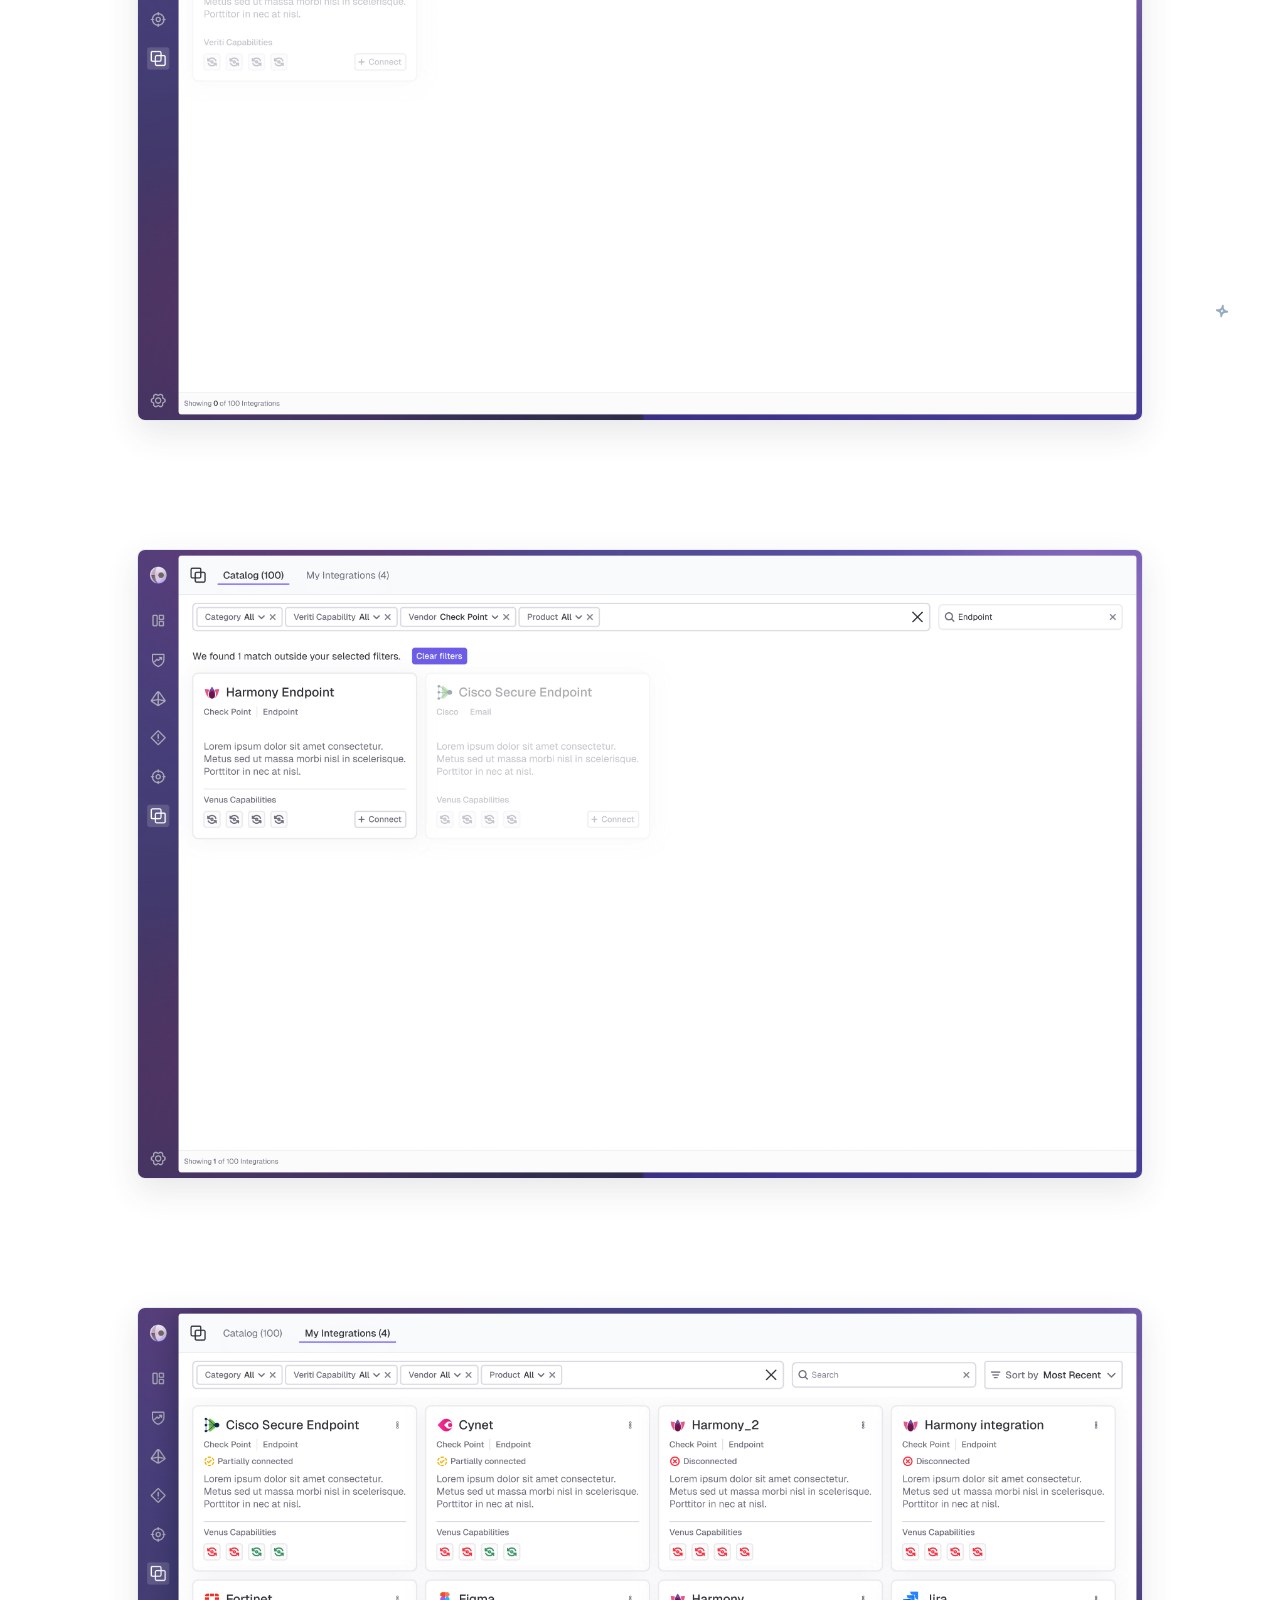
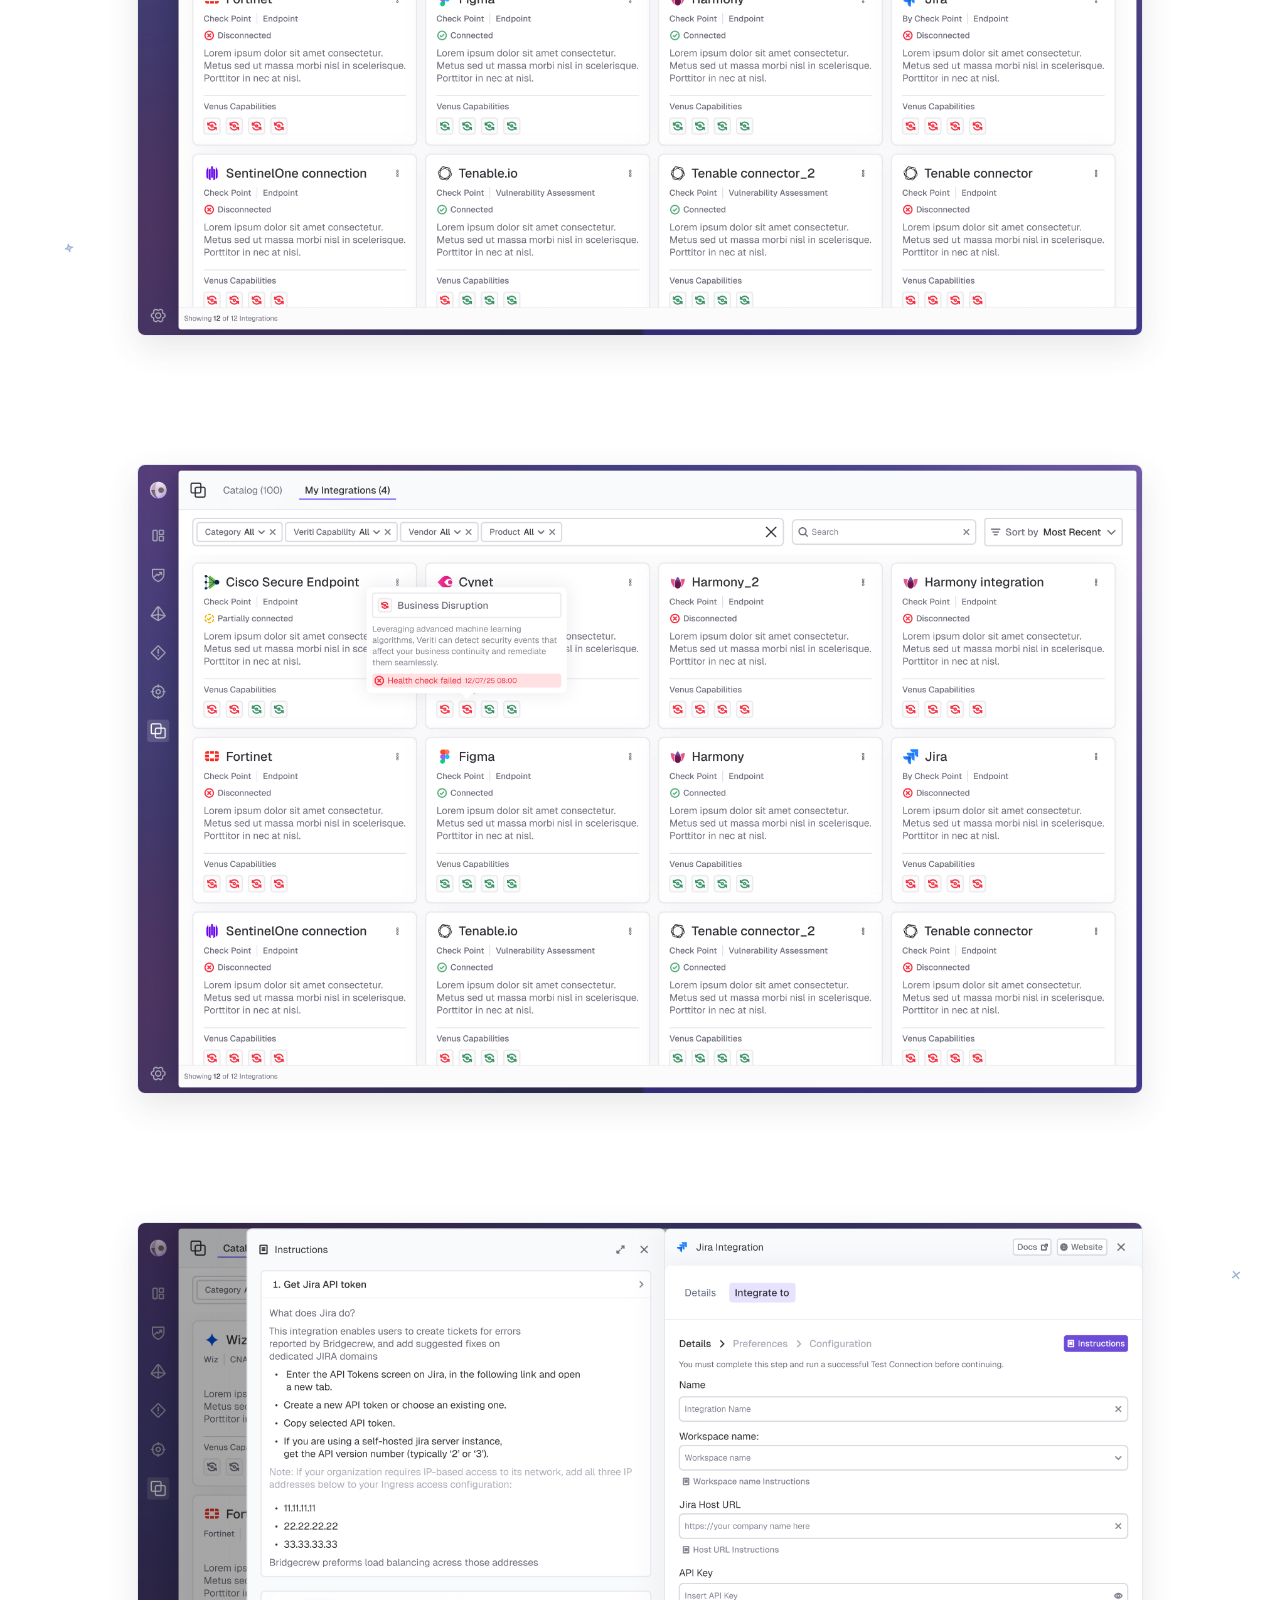
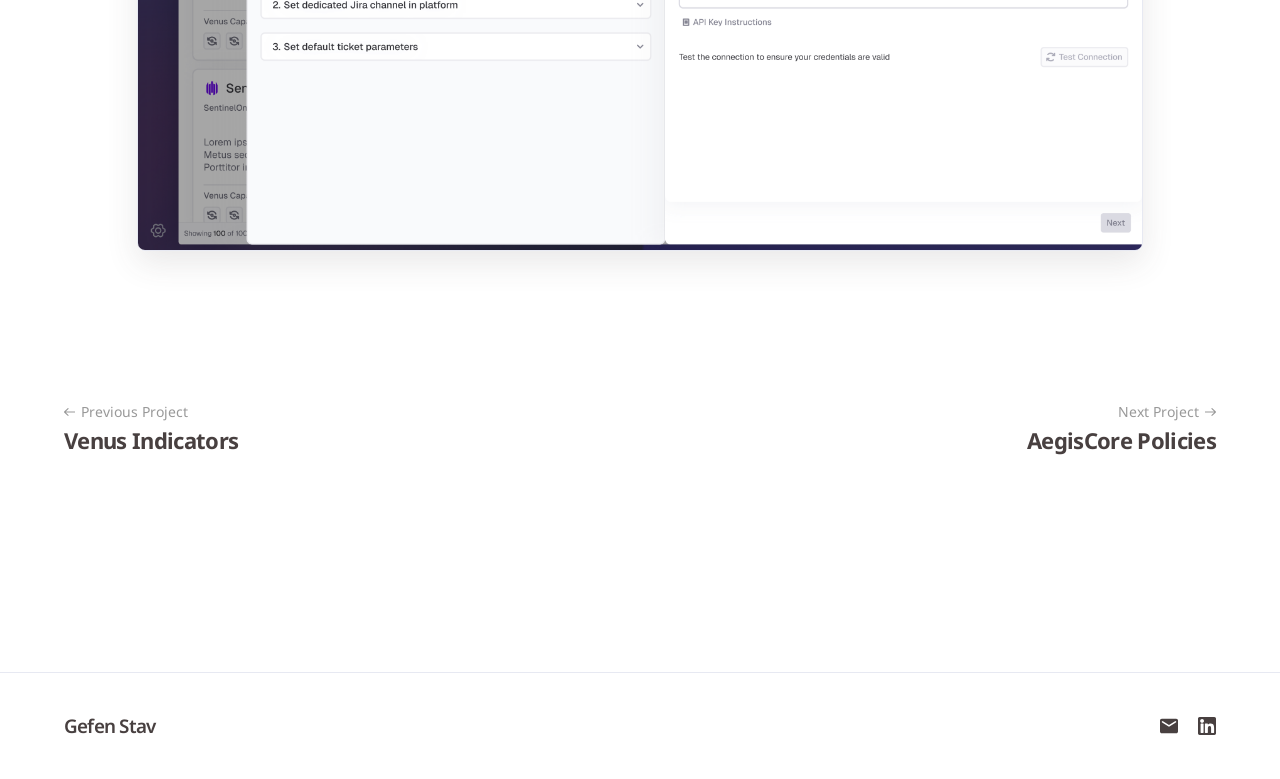
<file: project-venus-integrations.html>
<!doctype html>
<html lang="en">
<head>
  <meta charset="UTF-8" />
  <meta name="viewport" content="width=device-width, initial-scale=1.0" />
  <title>Venus Integrations — Gefen Stav</title>
  <link rel="preconnect" href="https://fonts.googleapis.com" />
  <link rel="preconnect" href="https://fonts.gstatic.com" crossorigin />
  <link href="https://fonts.googleapis.com/css2?family=Noto+Sans:wght@300;400;500;600;900&display=swap" rel="stylesheet" />
  <link rel="stylesheet" href="css/variables.css" />
  <link rel="stylesheet" href="css/typography.css" />
  <link rel="stylesheet" href="css/base.css" />
  <link rel="stylesheet" href="css/hero.css" />
  <link rel="stylesheet" href="css/project-hero.css" />
  <link rel="stylesheet" href="css/overview.css" />
  <link rel="stylesheet" href="css/research.css" />
  <link rel="stylesheet" href="css/design.css" />
  <link rel="stylesheet" href="css/project-nav.css" />
  <link rel="stylesheet" href="css/footer.css" />
</head>
<body class="theme-blue">

  <header class="site-header">
    <div class="site-header__inner">
      <a href="index.html#projects" class="back-link">
        <img src="assets/icons/projects/arrow-dark.svg" alt="" class="back-link__icon" />
        Back
      </a>
      <button
        type="button"
        class="nav-toggle"
        id="navToggle"
        aria-label="Open menu"
        aria-expanded="false"
        aria-controls="mainNav"
      >
        <span class="nav-toggle__bar"></span>
        <span class="nav-toggle__bar"></span>
        <span class="nav-toggle__bar"></span>
      </button>
      <nav class="main-nav" id="mainNav" aria-label="Project sections">
        <a href="#overview" class="nav-link">Overview</a>
        <a href="#persona" class="nav-link">Persona</a>
        <a href="#research" class="nav-link">Research</a>
        <a href="#design" class="nav-link">Design</a>
      </nav>
    </div>
  </header>

  <section class="project-hero project-hero--reversed" id="top">
    <div class="project-hero__doodles" aria-hidden="true">
      <!-- Soft background circles + two sparkle stars tucked by her head,
           matching the simplified Figma reference - replaces the old
           icon-cushion + scattered star/x treatment. -->
      <div class="project-hero__blob project-hero__blob--a"></div>
      <div class="project-hero__blob project-hero__blob--b"></div>
      <div class="project-hero__blob project-hero__blob--c"></div>
      <svg class="project-hero__star project-hero__star--a" viewBox="0 0 16 16" fill="currentColor">
        <path d="M8 2Q8 8 14 8Q8 8 8 14Q8 8 2 8Q8 8 8 2Z" />
      </svg>
      <svg class="project-hero__star project-hero__star--b" viewBox="0 0 16 16" fill="currentColor">
        <path d="M8 2Q8 8 14 8Q8 8 8 14Q8 8 2 8Q8 8 8 2Z" />
      </svg>
    </div>
    <div class="project-hero__inner">
      <div class="project-hero__content">
        <div class="project-hero__text-block">
        <div class="project-hero__heading">
          <p class="text-greeting project-hero__eyebrow">Venus</p>
          <h1 class="text-title text-title--word project-hero__title">Integrations</h1>
        </div>
        <p class="text-body-lg project-hero__subtitle">Responsabilities: UX, Research</p>
      </div>
      <div class="project-hero__line-row">
        <img class="project-hero__decor-line" src="assets/icons/project-hero/line-dots-integrations.svg" alt="" aria-hidden="true" />
        <img
          class="project-hero__character"
          src="assets/images/project-hero/character-sitting-integrations.png"
          alt=""
          aria-hidden="true"
        />
      </div>
      </div>
      <div class="project-hero__graphic" style="width: clamp(300px, 62.5vw, 800px); aspect-ratio: 1600 / 1000;">
        <span class="project-hero__graphic-shadow">
          <img
            class="project-hero__graphic-img"
            src="assets/images/project-hero/integrations - for hero.png"
            alt="Laptop mockup of the Venus Integrations catalog"
          />
        </span>
        <img
          class="project-hero__character project-hero__character--mobile"
          src="assets/images/project-hero/character-sitting-integrations.png"
          alt=""
          aria-hidden="true"
        />
      </div>
    </div>
  </section>

  <section class="overview" id="overview">
      <div class="overview__scatter" aria-hidden="true">
        <svg class="overview__scatter-mark overview__scatter-mark--1" viewBox="0 0 16 16" fill="none" stroke="currentColor" stroke-width="2.2" stroke-linecap="round" stroke-linejoin="round">
          <path d="M8 2Q8 8 14 8Q8 8 8 14Q8 8 2 8Q8 8 8 2Z" />
        </svg>
        <svg class="overview__scatter-mark overview__scatter-mark--2" viewBox="0 0 16 16" fill="none" stroke="currentColor" stroke-width="2" stroke-linecap="round">
          <path d="M4 4L12 12" /><path d="M12 4L4 12" />
        </svg>
        <svg class="overview__scatter-mark overview__scatter-mark--3" viewBox="0 0 16 16" fill="none" stroke="currentColor" stroke-width="2" stroke-linecap="round">
          <path d="M4 4L12 12" /><path d="M12 4L4 12" />
        </svg>
        <svg class="overview__scatter-mark overview__scatter-mark--4" viewBox="0 0 16 16" fill="none" stroke="currentColor" stroke-width="2.2" stroke-linecap="round" stroke-linejoin="round">
          <path d="M8 2Q8 8 14 8Q8 8 8 14Q8 8 2 8Q8 8 8 2Z" />
        </svg>
        <svg class="overview__scatter-mark overview__scatter-mark--5" viewBox="0 0 16 16" fill="none" stroke="currentColor" stroke-width="2.2" stroke-linecap="round" stroke-linejoin="round">
          <path d="M8 2Q8 8 14 8Q8 8 8 14Q8 8 2 8Q8 8 8 2Z" />
        </svg>
        <svg class="overview__scatter-mark overview__scatter-mark--6" viewBox="0 0 16 16" fill="none" stroke="currentColor" stroke-width="2" stroke-linecap="round">
          <path d="M4 4L12 12" /><path d="M12 4L4 12" />
        </svg>
      </div>
    <div class="overview__inner">
      <div class="overview__heading">
        <img src="assets/icons/overview/icon-overview-blue.svg" alt="" />
        <h2 class="text-section-title">Overview</h2>
      </div>
      <div class="overview__body">
        <p class="text-intro">
          Venus is a cybersecurity platform that identifies and prioritizes
          exposures and misconfigurations across cloud and on-prem
          environments, aligned with business priorities. Its integrations
          page is part of a comprehensive integrations experience, including
          a catalog and a full flow that allows users to easily discover,
          configure, and manage integrations in one place.
        </p>
        <div class="overview__cards">
          <div class="overview-card">
            <span class="overview-card__icon">
              <img src="assets/icons/overview/icon-warning-blue.svg" alt="" />
            </span>
            <div class="overview-card__content">
              <p class="text-card-title">The Problem:</p>
              <p class="text-intro">
                In complex cybersecurity platforms, integrations are
                essential for connecting systems and maximizing value, but
                the experience of discovering, understanding, and managing
                them is often fragmented and unintuitive. Users struggle to
                find relevant integrations, evaluate their suitability, and
                manage multiple instances effectively, resulting in friction
                and underutilization.
              </p>
            </div>
          </div>

          <div class="overview-card">
            <span class="overview-card__icon">
              <img src="assets/icons/overview/icon-new-blue.svg" alt="" />
            </span>
            <div class="overview-card__content">
              <p class="text-card-title">Pain Points:</p>
              <ul class="overview-card__list">
                <li>
                  <img src="assets/icons/overview/bullet-dot.svg" alt="" />
                  <p class="text-intro">Users need to quickly find relevant integrations and decide whether to connect</p>
                </li>
                <li>
                  <img src="assets/icons/overview/bullet-dot.svg" alt="" />
                  <p class="text-intro">Supporting multiple integrations per platform creates challenges in both discovery and management</p>
                </li>
                <li>
                  <img src="assets/icons/overview/bullet-dot.svg" alt="" />
                  <p class="text-intro">Creating a fast and intuitive integration experience despite the inherent complexity and information overload</p>
                </li>
              </ul>
            </div>
          </div>

          <div class="overview-card">
            <span class="overview-card__icon">
              <img src="assets/icons/overview/icon-warning-blue.svg" alt="" />
            </span>
            <div class="overview-card__content">
              <p class="text-card-title">Our Goals:</p>
              <p class="text-intro">
                Enable users to easily manage, discover, and connect
                integrations, including multiple instances per platform,
                through a clear and intuitive experience.
              </p>
            </div>
          </div>
        </div>
      </div>
    </div>
  </section>

  <section class="overview" id="persona">
      <div class="overview__scatter" aria-hidden="true">
        <svg class="overview__scatter-mark overview__scatter-mark--1" viewBox="0 0 16 16" fill="none" stroke="currentColor" stroke-width="2.2" stroke-linecap="round" stroke-linejoin="round">
          <path d="M8 2Q8 8 14 8Q8 8 8 14Q8 8 2 8Q8 8 8 2Z" />
        </svg>
        <svg class="overview__scatter-mark overview__scatter-mark--2" viewBox="0 0 16 16" fill="none" stroke="currentColor" stroke-width="2" stroke-linecap="round">
          <path d="M4 4L12 12" /><path d="M12 4L4 12" />
        </svg>
        <svg class="overview__scatter-mark overview__scatter-mark--3" viewBox="0 0 16 16" fill="none" stroke="currentColor" stroke-width="2" stroke-linecap="round">
          <path d="M4 4L12 12" /><path d="M12 4L4 12" />
        </svg>
        <svg class="overview__scatter-mark overview__scatter-mark--4" viewBox="0 0 16 16" fill="none" stroke="currentColor" stroke-width="2.2" stroke-linecap="round" stroke-linejoin="round">
          <path d="M8 2Q8 8 14 8Q8 8 8 14Q8 8 2 8Q8 8 8 2Z" />
        </svg>
        <svg class="overview__scatter-mark overview__scatter-mark--5" viewBox="0 0 16 16" fill="none" stroke="currentColor" stroke-width="2.2" stroke-linecap="round" stroke-linejoin="round">
          <path d="M8 2Q8 8 14 8Q8 8 8 14Q8 8 2 8Q8 8 8 2Z" />
        </svg>
        <svg class="overview__scatter-mark overview__scatter-mark--6" viewBox="0 0 16 16" fill="none" stroke="currentColor" stroke-width="2" stroke-linecap="round">
          <path d="M4 4L12 12" /><path d="M12 4L4 12" />
        </svg>
      </div>
    <div class="overview__inner">
      <div class="overview__heading">
        <img src="assets/icons/persona/icon-user-blue.svg" alt="" />
        <h2 class="text-section-title">Persona</h2>
      </div>
      <div class="overview__body">
        <p class="text-intro">
          Ron is a senior security analyst who investigates threats and
          manages multiple integrations. He needs clear visibility into
          integration functionality and status, with a fast, simple setup
          and management experience.
        </p>
        <div class="overview__cards">
          <div class="overview-card">
            <span class="overview-card__icon">
              <img src="assets/icons/overview/icon-warning-blue.svg" alt="" />
            </span>
            <div class="overview-card__content">
              <p class="text-card-title">Frustrations:</p>
              <ul class="overview-card__list">
                <li>
                  <img src="assets/icons/overview/bullet-dot.svg" alt="" />
                  <p class="text-intro">Confusion when managing multiple instances of the same integration</p>
                </li>
                <li>
                  <img src="assets/icons/overview/bullet-dot.svg" alt="" />
                  <p class="text-intro">Difficulty finding relevant integrations quickly due to poor search and filtering</p>
                </li>
                <li>
                  <img src="assets/icons/overview/bullet-dot.svg" alt="" />
                  <p class="text-intro">Integration setup is time consuming and lacks clarity</p>
                </li>
              </ul>
            </div>
          </div>

          <div class="overview-card">
            <span class="overview-card__icon">
              <img src="assets/icons/persona/icon-lightbulb-blue.svg" alt="" />
            </span>
            <div class="overview-card__content">
              <p class="text-card-title">Needs:</p>
              <ul class="overview-card__list">
                <li>
                  <img src="assets/icons/overview/bullet-dot.svg" alt="" />
                  <p class="text-intro">A clear and centralized view of all integrations, including their status</p>
                </li>
                <li>
                  <img src="assets/icons/overview/bullet-dot.svg" alt="" />
                  <p class="text-intro">Quick and efficient search and filtering to find relevant integrations</p>
                </li>
                <li>
                  <img src="assets/icons/overview/bullet-dot.svg" alt="" />
                  <p class="text-intro">A simple, intuitive, and fast integration setup and management experience</p>
                </li>
              </ul>
            </div>
          </div>
        </div>
      </div>
    </div>
  </section>

  <section class="overview" id="research">
      <div class="overview__scatter" aria-hidden="true">
        <svg class="overview__scatter-mark overview__scatter-mark--1" viewBox="0 0 16 16" fill="none" stroke="currentColor" stroke-width="2.2" stroke-linecap="round" stroke-linejoin="round">
          <path d="M8 2Q8 8 14 8Q8 8 8 14Q8 8 2 8Q8 8 8 2Z" />
        </svg>
        <svg class="overview__scatter-mark overview__scatter-mark--2" viewBox="0 0 16 16" fill="none" stroke="currentColor" stroke-width="2" stroke-linecap="round">
          <path d="M4 4L12 12" /><path d="M12 4L4 12" />
        </svg>
        <svg class="overview__scatter-mark overview__scatter-mark--3" viewBox="0 0 16 16" fill="none" stroke="currentColor" stroke-width="2" stroke-linecap="round">
          <path d="M4 4L12 12" /><path d="M12 4L4 12" />
        </svg>
        <svg class="overview__scatter-mark overview__scatter-mark--4" viewBox="0 0 16 16" fill="none" stroke="currentColor" stroke-width="2.2" stroke-linecap="round" stroke-linejoin="round">
          <path d="M8 2Q8 8 14 8Q8 8 8 14Q8 8 2 8Q8 8 8 2Z" />
        </svg>
        <svg class="overview__scatter-mark overview__scatter-mark--5" viewBox="0 0 16 16" fill="none" stroke="currentColor" stroke-width="2.2" stroke-linecap="round" stroke-linejoin="round">
          <path d="M8 2Q8 8 14 8Q8 8 8 14Q8 8 2 8Q8 8 8 2Z" />
        </svg>
        <svg class="overview__scatter-mark overview__scatter-mark--6" viewBox="0 0 16 16" fill="none" stroke="currentColor" stroke-width="2" stroke-linecap="round">
          <path d="M4 4L12 12" /><path d="M12 4L4 12" />
        </svg>
      </div>
    <div class="overview__inner">
      <div class="overview__heading">
        <img src="assets/icons/research/icon-search-blue.svg" alt="" />
        <h2 class="text-section-title">Research</h2>
      </div>
      <div class="overview__body">
        <p class="text-intro">
          I conducted a competitive analysis of platforms with integrations
          focused pages to understand how discovery and management
          experiences are structured and prioritized. Combined with insights
          from the PM, this research helped define what information users
          need at different stages, when exploring new integrations versus
          managing existing ones, and highlighted patterns for creating a
          more intuitive, scalable, and user friendly experience.
        </p>
        <div class="research__findings">
          <p class="text-subhead">Research Findings</p>
          <div class="overview__cards">
            <div class="research-card">
              <div class="research-card__content">
                <p class="text-card-title">Advanced search &amp; filtering</p>
                <p class="text-intro">
                  Providing robust filtering capabilities combined with
                  helpful textual guidance to support users in quickly
                  finding relevant integrations.
                </p>
              </div>
              <div class="research-card__thumb research-card__thumb--fit" style="aspect-ratio: 2848 / 1430;">
                <img src="assets/images/research/search-filtering.png" alt="Reference screenshot of advanced search and filtering" />
              </div>
            </div>

            <div class="research-card">
              <div class="research-card__content">
                <p class="text-card-title">Embedded guidance in setup flows</p>
                <p class="text-intro">
                  Integrating clear, step by step instructions within the
                  integration process to help users understand what actions
                  are required and reduce friction.
                </p>
              </div>
              <div class="research-card__thumb research-card__thumb--fit" style="aspect-ratio: 1566 / 1106;">
                <img src="assets/images/research/setup-guidance.png" alt="Reference screenshot of embedded setup guidance" />
              </div>
            </div>
          </div>
        </div>
      </div>
    </div>
  </section>

  <section class="overview" id="design">
      <div class="overview__scatter" aria-hidden="true">
        <svg class="overview__scatter-mark overview__scatter-mark--1" viewBox="0 0 16 16" fill="none" stroke="currentColor" stroke-width="2.2" stroke-linecap="round" stroke-linejoin="round">
          <path d="M8 2Q8 8 14 8Q8 8 8 14Q8 8 2 8Q8 8 8 2Z" />
        </svg>
        <svg class="overview__scatter-mark overview__scatter-mark--2" viewBox="0 0 16 16" fill="none" stroke="currentColor" stroke-width="2" stroke-linecap="round">
          <path d="M4 4L12 12" /><path d="M12 4L4 12" />
        </svg>
        <svg class="overview__scatter-mark overview__scatter-mark--3" viewBox="0 0 16 16" fill="none" stroke="currentColor" stroke-width="2" stroke-linecap="round">
          <path d="M4 4L12 12" /><path d="M12 4L4 12" />
        </svg>
        <svg class="overview__scatter-mark overview__scatter-mark--4" viewBox="0 0 16 16" fill="none" stroke="currentColor" stroke-width="2.2" stroke-linecap="round" stroke-linejoin="round">
          <path d="M8 2Q8 8 14 8Q8 8 8 14Q8 8 2 8Q8 8 8 2Z" />
        </svg>
        <svg class="overview__scatter-mark overview__scatter-mark--5" viewBox="0 0 16 16" fill="none" stroke="currentColor" stroke-width="2.2" stroke-linecap="round" stroke-linejoin="round">
          <path d="M8 2Q8 8 14 8Q8 8 8 14Q8 8 2 8Q8 8 8 2Z" />
        </svg>
        <svg class="overview__scatter-mark overview__scatter-mark--6" viewBox="0 0 16 16" fill="none" stroke="currentColor" stroke-width="2" stroke-linecap="round">
          <path d="M4 4L12 12" /><path d="M12 4L4 12" />
        </svg>
      </div>
    <div class="overview__inner">
      <div class="overview__heading">
        <img src="assets/icons/research/icon-search-blue.svg" alt="" />
        <h2 class="text-section-title">Design</h2>
      </div>
      <div class="overview__body">
        <div class="research__findings">
          <p class="text-subhead">Ideation &amp; Wireframing</p>
          <p class="text-intro">
            Based on the persona's needs, key problems, and competitive
            research, I created mid- to high-fidelity mockups for the
            integrations experience. I separated the flow into two dedicated
            screens: one for discovering new integrations and another for
            managing existing ones, while keeping the experience consistent
            across both. The design focuses on clear information hierarchy,
            easier evaluation and setup, and support for managing multiple
            integration instances, while reducing cognitive load and
            creating a scalable, intuitive experience.
          </p>
        </div>

        <div class="overview__cards">
          <div class="research-card design-card">
            <div class="design-card__content">
              <p class="text-card-title">Integrations Catalog</p>
              <p class="text-intro">
                During wireframing, we explored whether the Connect action
                should appear directly on each integration card or only
                within the expanded view. To reduce friction and support
                quick decision-making, the final design places key
                integration details and the Connect action directly on the
                card, while keeping additional information available when
                needed. Search and filters are kept easily accessible at the
                top of the page. To prevent users from unintentionally
                narrowing results too much, contextual hints notify them
                when active filters or search terms may be hiding relevant
                integrations.
              </p>
            </div>
            <div class="design-card__illustration design-card__illustration--narrow">
              <img src="assets/images/design/catalog-illustration.svg" alt="Illustration of the Integrations Catalog design exploration" />
            </div>
          </div>

          <div class="research-card design-card">
            <div class="design-card__content">
              <p class="text-card-title">Managing Integrations</p>
              <p class="text-intro">
                The managing integrations view gives users a centralized
                overview of connected instances, statuses, and capabilities.
                During the design process, we explored different sorting
                methods and chose flexible sorting, with Most Recent as the
                default. To reduce clutter, management actions were moved
                from the cards to a dedicated side panel, keeping the main
                view clean and easy to scan.
              </p>
            </div>
            <div class="design-card__illustration">
              <img src="assets/images/design/managing-illustration.svg" alt="Illustration of the Managing Integrations design exploration" />
            </div>
          </div>

          <div class="research-card design-card">
            <div class="design-card__content">
              <p class="text-card-title">Integration Setup</p>
              <p class="text-intro">
                The setup flow guides users through the connection step by
                step. Instead of relying on external instructions,
                contextual guidance is embedded within each relevant step,
                reducing cognitive load and keeping users focused.
                Instructions can be expanded or collapsed as needed,
                providing support without cluttering the interface.
              </p>
            </div>
            <div class="design-card__illustration design-card__illustration--narrow">
              <img src="assets/images/design/setup-illustration.svg" alt="Illustration of the Integration Setup design exploration" />
            </div>
          </div>
        </div>

        <div class="research__findings">
          <p class="text-subhead">Final Design</p>
          <div class="design__final-shots">
            <img src="assets/images/design/final-design-catalog-grid.png" alt="Final design of the Integrations Catalog grid view" />
            <img src="assets/images/design/final-design-catalog-vendor-filter.png" alt="Final design of the vendor filter dropdown in the Catalog view" />
            <img src="assets/images/design/final-design-search-catalog-filters.png" alt="Final design of search and filtering within the Catalog tab" />
            <img src="assets/images/design/final-design-search-my-integrations-filters.png" alt="Final design of search and filtering within the My Integrations tab" />
            <img src="assets/images/design/final-design-managing-list.png" alt="Final design of the Managing Integrations list view" />
            <img src="assets/images/design/final-design-managing-health-detail.png" alt="Final design of an integration's health detail tooltip in the Managing Integrations view" />
            <img src="assets/images/design/final-design-setup.png" alt="Final design of the Integration Setup flow" />
          </div>
        </div>
      </div>
    </div>
  </section>

  <nav class="project-nav" aria-label="Project navigation">
    <div class="project-nav__inner">
      <a href="project-venus-indicators.html" class="project-nav__link project-nav__link--prev">
        <span class="project-nav__eyebrow">
          <img src="assets/icons/projects/arrow-light.svg" alt="" class="project-nav__arrow project-nav__arrow--prev" />
          <span class="project-nav__label">Previous Project</span>
        </span>
        <span class="project-nav__title">Venus Indicators</span>
      </a>
      <a href="project-aegiscore-policies.html" class="project-nav__link project-nav__link--next">
        <span class="project-nav__eyebrow">
          <span class="project-nav__label">Next Project</span>
          <img src="assets/icons/projects/arrow-light.svg" alt="" class="project-nav__arrow" />
        </span>
        <span class="project-nav__title">AegisCore Policies</span>
      </a>
    </div>
  </nav>

  <footer class="site-footer">
    <div class="site-footer__inner">
      <a href="index.html#top" class="logo-link">
        <p class="logo-text">Gefen Stav</p>
      </a>
      <div class="site-footer__contact">
        <a href="mailto:gefenstav@gmail.com" aria-label="Email Gefen Stav">
          <img src="assets/icons/footer/icon-email.svg" alt="" />
        </a>
        <a href="https://www.linkedin.com/in/gefen-stav/" target="_blank" rel="noopener" aria-label="Gefen Stav on LinkedIn">
          <img src="assets/icons/footer/icon-linkedin.svg" alt="" />
        </a>
      </div>
    </div>
  </footer>

  <script src="js/main.js"></script>
</body>
</html>
</file>
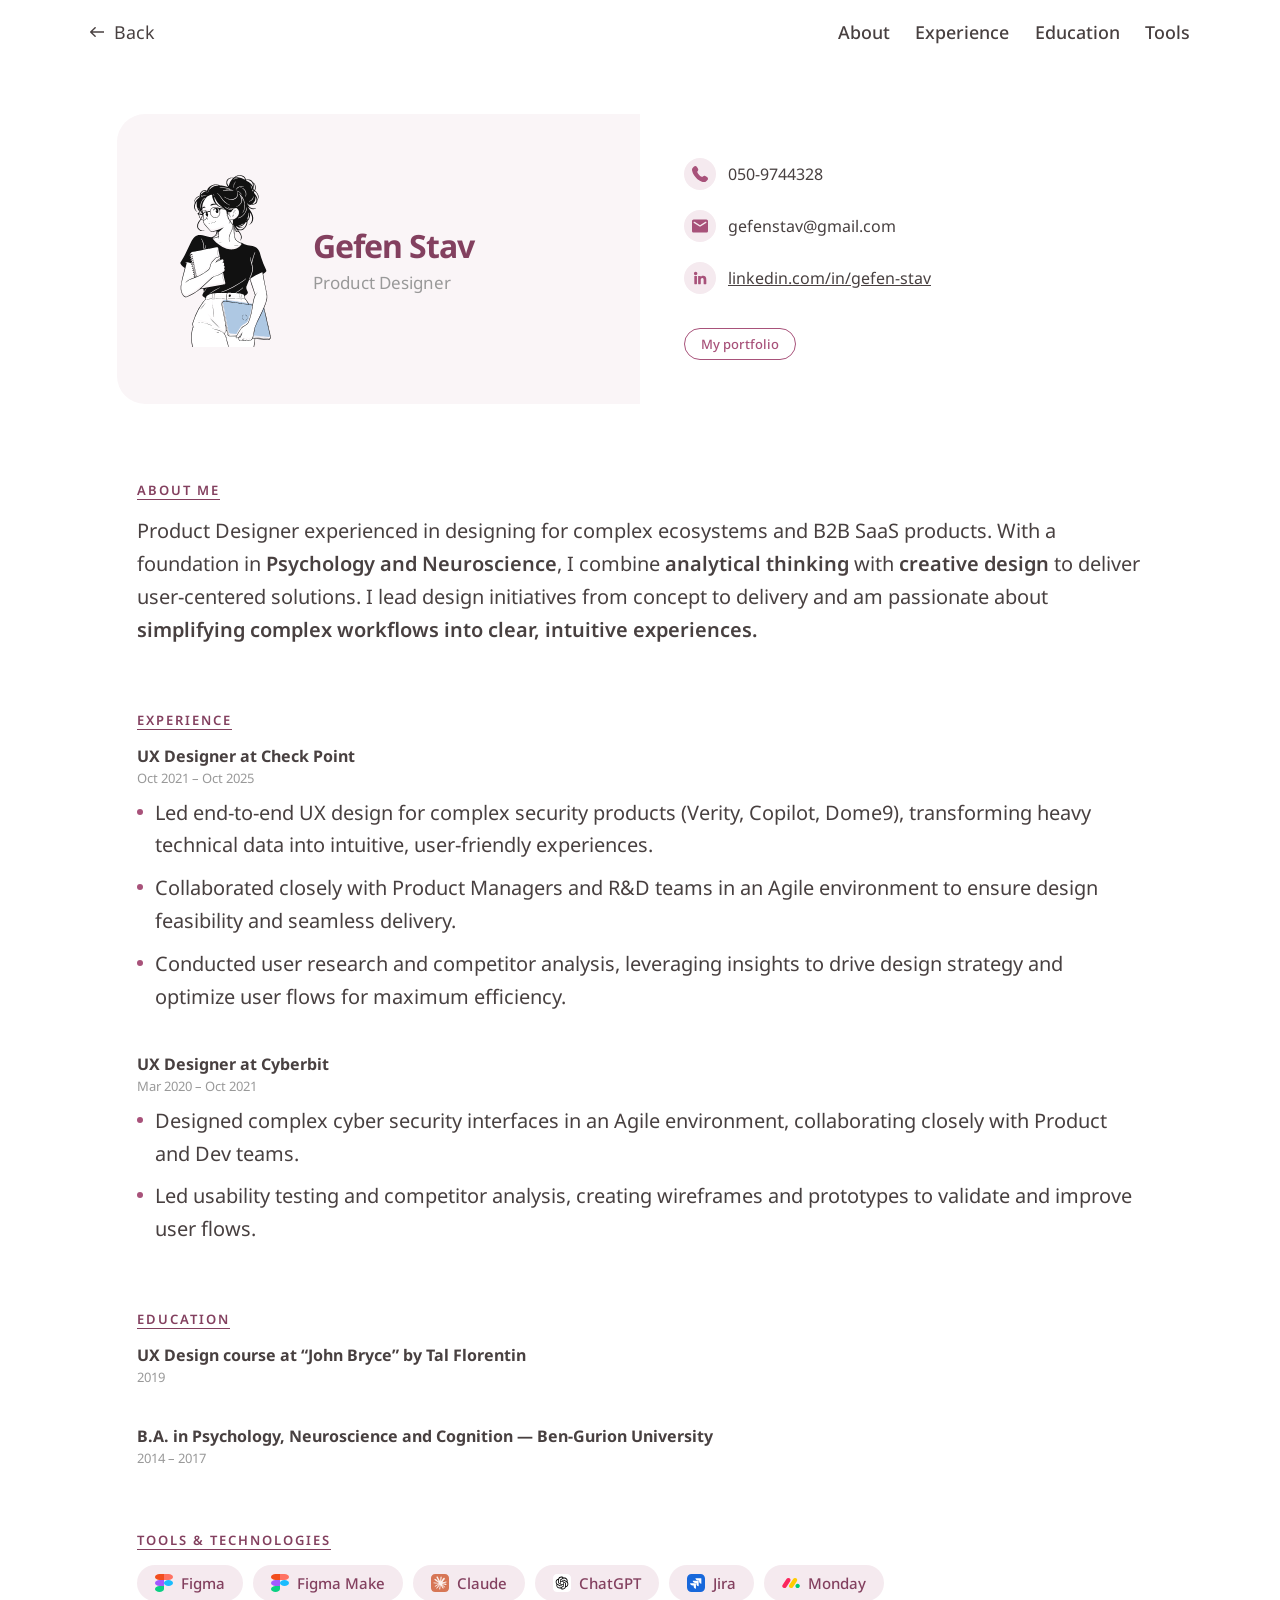
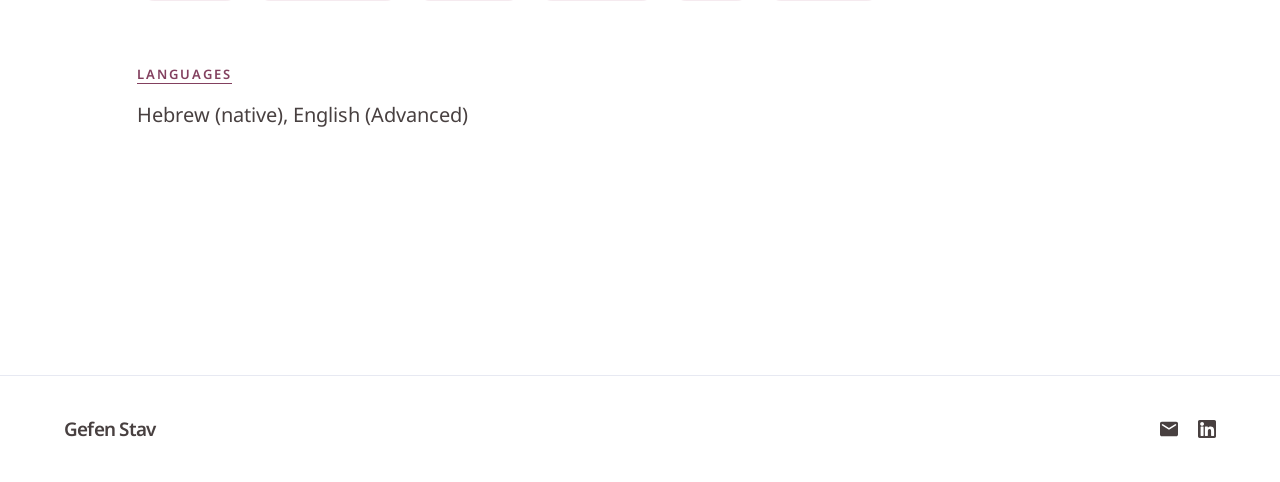
<file: resume.html>
<!doctype html>
<html lang="en">
<head>
  <meta charset="UTF-8" />
  <meta name="viewport" content="width=device-width, initial-scale=1.0" />
  <title>Resume — Gefen Stav</title>
  <link rel="preconnect" href="https://fonts.googleapis.com" />
  <link rel="preconnect" href="https://fonts.gstatic.com" crossorigin />
  <link href="https://fonts.googleapis.com/css2?family=Noto+Sans:wght@300;400;500;600;900&display=swap" rel="stylesheet" />
  <link rel="stylesheet" href="css/variables.css" />
  <link rel="stylesheet" href="css/typography.css" />
  <link rel="stylesheet" href="css/base.css" />
  <link rel="stylesheet" href="css/hero.css" />
  <link rel="stylesheet" href="css/project-hero.css" />
  <link rel="stylesheet" href="css/resume.css" />
  <link rel="stylesheet" href="css/footer.css" />
</head>
<body>

  <header class="site-header">
    <div class="site-header__inner">
      <a href="index.html#top" class="back-link">
        <img src="assets/icons/projects/arrow-dark.svg" alt="" class="back-link__icon" />
        Back
      </a>
      <button
        type="button"
        class="nav-toggle"
        id="navToggle"
        aria-label="Open menu"
        aria-expanded="false"
        aria-controls="mainNav"
      >
        <span class="nav-toggle__bar"></span>
        <span class="nav-toggle__bar"></span>
        <span class="nav-toggle__bar"></span>
      </button>
      <nav class="main-nav" id="mainNav" aria-label="Resume sections">
        <a href="#about" class="nav-link">About</a>
        <a href="#experience" class="nav-link">Experience</a>
        <a href="#education" class="nav-link">Education</a>
        <a href="#tools" class="nav-link">Tools</a>
      </nav>
    </div>
  </header>

  <section class="resume-hero" id="top">
    <div class="resume-hero__card">
      <div class="resume-hero__profile">
        <img
          class="resume-hero__illustration"
          src="assets/icons/about/illustration-gefen-standing.svg"
          alt="Illustration of Gefen holding a notebook and laptop"
        />
        <div class="resume-hero__id">
          <p class="resume-hero__name">Gefen Stav</p>
          <p class="resume-hero__role">Product Designer</p>
        </div>
      </div>
      <div class="resume-hero__aside">
        <ul class="resume-hero__contact">
          <li>
            <span class="resume-hero__icon"><img src="assets/icons/resume/icon-phone.svg" alt="" /></span>
            <a href="tel:+972509744328">050-9744328</a>
          </li>
          <li>
            <span class="resume-hero__icon"><img src="assets/icons/about/icon-email.svg" alt="" /></span>
            <button type="button" class="contact-item__copy" data-copy="gefenstav@gmail.com">gefenstav@gmail.com</button>
          </li>
          <li>
            <span class="resume-hero__icon"><img src="assets/icons/resume/icon-linkedin.svg" alt="" /></span>
            <a href="https://www.linkedin.com/in/gefen-stav/" target="_blank" rel="noopener">linkedin.com/in/gefen-stav</a>
          </li>
        </ul>
        <a href="index.html#projects" class="resume-hero__cta">My portfolio</a>
      </div>
    </div>
  </section>

  <section class="resume-body">
    <div class="resume-body__inner">

      <div class="resume-section" id="about">
        <p class="resume-eyebrow">About me</p>
        <p class="text-intro">
          Product Designer experienced in designing for complex ecosystems
          and B2B SaaS products. With a foundation in
          <strong>Psychology and Neuroscience</strong>, I combine
          <strong>analytical thinking</strong> with
          <strong>creative design</strong> to deliver user-centered
          solutions. I lead design initiatives from concept to delivery
          and am passionate about
          <strong>simplifying complex workflows into clear, intuitive experiences.</strong>
        </p>
      </div>

      <div class="resume-section" id="experience">
        <p class="resume-eyebrow">Experience</p>
        <div class="resume-jobs">
          <article class="resume-job">
            <div class="resume-job__head">
              <p class="resume-job__title">UX Designer at Check Point</p>
              <p class="resume-job__dates">Oct 2021 – Oct 2025</p>
            </div>
            <ul class="resume-job__list">
              <li class="text-intro">Led end-to-end UX design for complex security products (Verity, Copilot, Dome9), transforming heavy technical data into intuitive, user-friendly experiences.</li>
              <li class="text-intro">Collaborated closely with Product Managers and R&amp;D teams in an Agile environment to ensure design feasibility and seamless delivery.</li>
              <li class="text-intro">Conducted user research and competitor analysis, leveraging insights to drive design strategy and optimize user flows for maximum efficiency.</li>
            </ul>
          </article>
          <article class="resume-job">
            <div class="resume-job__head">
              <p class="resume-job__title">UX Designer at Cyberbit</p>
              <p class="resume-job__dates">Mar 2020 – Oct 2021</p>
            </div>
            <ul class="resume-job__list">
              <li class="text-intro">Designed complex cyber security interfaces in an Agile environment, collaborating closely with Product and Dev teams.</li>
              <li class="text-intro">Led usability testing and competitor analysis, creating wireframes and prototypes to validate and improve user flows.</li>
            </ul>
          </article>
        </div>
      </div>

      <div class="resume-section" id="education">
        <p class="resume-eyebrow">Education</p>
        <div class="resume-edu-list">
          <div class="resume-edu">
            <p class="resume-edu__title">UX Design course at “John Bryce” by Tal Florentin</p>
            <p class="resume-edu__dates">2019</p>
          </div>
          <div class="resume-edu">
            <p class="resume-edu__title">B.A. in Psychology, Neuroscience and Cognition — Ben-Gurion University</p>
            <p class="resume-edu__dates">2014 – 2017</p>
          </div>
        </div>
      </div>

      <div class="resume-section" id="tools">
        <p class="resume-eyebrow">Tools &amp; Technologies</p>
        <ul class="resume-chips">
          <li class="resume-chip">
            <img src="assets/icons/resume/icon-figma.svg" alt="" />
            Figma
          </li>
          <li class="resume-chip">
            <img src="assets/icons/resume/icon-figma-make.svg" alt="" />
            Figma Make
          </li>
          <li class="resume-chip">
            <img src="assets/icons/resume/icon-claude.svg" alt="" />
            Claude
          </li>
          <li class="resume-chip">
            <img src="assets/icons/resume/icon-chatgpt.svg" alt="" />
            ChatGPT
          </li>
          <li class="resume-chip">
            <img src="assets/icons/resume/icon-jira.svg" alt="" />
            Jira
          </li>
          <li class="resume-chip">
            <img src="assets/icons/resume/icon-monday.svg" alt="" />
            Monday
          </li>
        </ul>
      </div>

      <div class="resume-section" id="languages">
        <p class="resume-eyebrow">Languages</p>
        <p class="text-intro">Hebrew (native), English (Advanced)</p>
      </div>

    </div>
  </section>

  <footer class="site-footer">
    <div class="site-footer__inner">
      <a href="index.html#top" class="logo-link">
        <p class="logo-text">Gefen Stav</p>
      </a>
      <div class="site-footer__contact">
        <a href="mailto:gefenstav@gmail.com" aria-label="Email Gefen Stav">
          <img src="assets/icons/footer/icon-email.svg" alt="" />
        </a>
        <a href="https://www.linkedin.com/in/gefen-stav/" target="_blank" rel="noopener" aria-label="Gefen Stav on LinkedIn">
          <img src="assets/icons/footer/icon-linkedin.svg" alt="" />
        </a>
      </div>
    </div>
  </footer>

  <script src="js/main.js"></script>
</body>
</html>
</file>
<file: css/variables.css>
:root {
  --color-text: #484040;
  --color-text-light: #ffffff;
  --color-light: #999999;
  /* Mauve/pink is the site's primary accent (matches the Hero CTA) -
     used wherever an element isn't tied to one specific project's color.
     Project pages override this locally via their .theme-* class. */
  --color-accent: #a8527a;
  --color-accent-dark: #83405f;
  --color-accent-tint: #f5eaef;
  --color-accent-tint-soft: #faf5f7;

  --font-main: "Noto Sans", sans-serif;

  --container-width: 1280px;
  --content-width: 1046px;
}

/* Per-project accent themes - each project owns one signature color
   (already set on its character's clothing and its hero line-dots), and
   these classes carry that same color through the rest of that project's
   page: eyebrow label, section icons, card icon badges, nav hover. Scoped
   on <body> so the whole page picks it up while staying the same shared
   system as every other project - only the color slot changes. */
.theme-teal {
  --color-accent: #3e9b96;
  --color-accent-dark: #307975;
  --color-accent-tint: #e8f3f2;
  --color-accent-tint-soft: #f3f9f9;
}

.theme-blue {
  --color-accent: #3e6fa8;
  --color-accent-dark: #305783;
  --color-accent-tint: #e8eef5;
  --color-accent-tint-soft: #f3f6fa;
}

.theme-mauve {
  --color-accent: #a8527a;
  --color-accent-dark: #83405f;
  --color-accent-tint: #f5eaef;
  --color-accent-tint-soft: #faf5f7;
}

.theme-olive {
  --color-accent: #5e693d;
  --color-accent-dark: #495230;
  --color-accent-tint: #ecede8;
  --color-accent-tint-soft: #f5f6f3;
}
</file>
<file: css/typography.css>
:root {
  /* Fluid type scale - scales smoothly between mobile and the 1280px desktop baseline */
  --fs-display-greeting: clamp(22px, 1.1vw + 16px, 40px);
  --fs-display-title: clamp(26px, 6.25vw, 80px);
  --fs-body-lg: clamp(17px, 0.6vw + 13px, 24px);
  --fs-body: clamp(16px, 0.3vw + 14px, 18px);
  --fs-logo: clamp(17px, 0.3vw + 15px, 20px);
  --fs-nav-link: clamp(16px, 0.3vw + 14px, 20px);
  --fs-section-title: clamp(32px, 3.75vw, 48px);
  --fs-intro: clamp(16px, 1.56vw, 20px);
  --fs-subhead: clamp(20px, 2.03vw, 26px);
  --fs-contact: 16px;
}

.text-greeting {
  font-family: var(--font-main);
  font-weight: 300;
  font-size: var(--fs-display-greeting);
  letter-spacing: 0.04em;
  color: var(--color-light);
  text-align: center;
  line-height: 1.15;
  margin: 0;
  /* Trims the line box down to the glyphs themselves (cap-height to
     alphabetic baseline) - without this, normal line-height adds invisible
     padding above/below the text that makes flex `gap` look bigger than
     the value we actually set. Chrome/Edge support it; older browsers
     just fall back to the line-height above. */
  text-box-trim: trim-both;
  text-box-edge: cap alphabetic;
}

.text-title {
  font-family: var(--font-main);
  font-weight: 900;
  font-size: var(--fs-display-title);
  color: var(--color-text);
  line-height: 1;
  margin: 0;
  text-box-trim: trim-both;
  text-box-edge: cap alphabetic;
}

.text-title span:first-child {
  text-transform: lowercase;
  letter-spacing: -0.09em;
}

.text-title span:last-child {
  text-transform: uppercase;
  letter-spacing: -0.1em;
}

/* A single-word title (no "a" prefix span) - same weight/size as
   .text-title, just uppercase + tight tracking applied directly.
   overflow-wrap is a safety net, not a style choice: the word's own
   length varies per project ("INTEGRATIONS" vs "INDICATORS"), and at
   some viewport widths a longer word outgrows its fixed-width column
   before the font-size clamp shrinks enough to compensate. It only
   engages when the word would otherwise overflow and get clipped by
   the hero section's overflow:hidden. */
.text-title--word {
  text-transform: uppercase;
  letter-spacing: -0.1em;
  overflow-wrap: anywhere;
}

.text-body-lg {
  font-family: var(--font-main);
  font-weight: 500;
  font-size: var(--fs-body-lg);
  color: var(--color-text);
  line-height: 1.65;
  text-align: center;
  margin: 0;
}

.text-body {
  font-family: var(--font-main);
  font-weight: 400;
  font-size: var(--fs-body);
  color: var(--color-text);
  line-height: 1.75;
}

.logo-text {
  font-family: var(--font-main);
  font-weight: 600;
  font-size: var(--fs-logo);
  letter-spacing: -0.04em;
  color: var(--color-text);
  margin: 0;
  text-box-trim: trim-both;
  text-box-edge: cap alphabetic;
}

.nav-link {
  font-family: var(--font-main);
  font-weight: 500;
  font-size: var(--fs-nav-link);
  color: var(--color-text);
  text-box-trim: trim-both;
  text-box-edge: cap alphabetic;
}

.text-section-title {
  font-family: var(--font-main);
  font-weight: 700;
  font-size: var(--fs-section-title);
  letter-spacing: -0.05em;
  text-transform: capitalize;
  color: var(--color-text);
  line-height: 1.2;
  margin: 0;
  text-box-trim: trim-both;
  text-box-edge: cap alphabetic;
}

.text-intro {
  font-family: var(--font-main);
  font-weight: 400;
  font-size: var(--fs-intro);
  line-height: 1.65;
  color: var(--color-text);
  margin: 0;
}

.text-intro strong {
  font-weight: 600;
}

.text-subhead {
  font-family: var(--font-main);
  font-weight: 700;
  font-size: var(--fs-subhead);
  letter-spacing: -0.05em;
  line-height: 1.3;
  color: var(--color-text);
  margin: 0;
}

.text-contact {
  font-family: var(--font-main);
  font-weight: 500;
  font-size: var(--fs-contact);
  color: var(--color-text);
  margin: 0;
}
</file>
<file: css/base.css>
*,
*::before,
*::after {
  box-sizing: border-box;
}

html {
  scroll-behavior: smooth;
  /* Keeps anchor-link jumps (nav links, "View my projects") from landing
     flush against the sticky header - this reserves breathing room above
     whatever section scrolls into view. */
  scroll-padding-top: 90px;
}

body {
  margin: 0;
  font-family: var(--font-main);
  color: var(--color-text);
  background: var(--color-text-light);
  -webkit-font-smoothing: antialiased;
}

img {
  display: block;
  max-width: 100%;
}

a {
  color: inherit;
  text-decoration: none;
}

ul {
  margin: 0;
  padding: 0;
  list-style: none;
}

.container {
  width: 100%;
  max-width: var(--container-width);
  margin-inline: auto;
  padding-inline: clamp(20px, 5vw, 90px);
}

.btn {
  display: inline-flex;
  align-items: center;
  justify-content: center;
  border: none;
  cursor: pointer;
  border-radius: 8px;
  font-family: var(--font-main);
  font-weight: 400;
  text-align: center;
  transition: transform 0.25s ease, box-shadow 0.25s ease, background-color 0.25s ease;
}

.btn:hover {
  background-color: var(--color-accent-dark);
  transform: scale(1.02);
}

.btn:active {
  transform: scale(0.98);
}

.btn--primary {
  background: var(--color-accent);
  color: var(--color-text-light);
  height: clamp(38px, 3.6vw, 46px);
  padding-inline: clamp(18px, 2.2vw, 28px);
  line-height: 1;
  font-size: clamp(16px, 1.56vw, 20px);
}

.btn--secondary {
  background: transparent;
  color: var(--color-accent);
  border: 1.5px solid var(--color-accent);
  height: clamp(36px, 3.4vw, 44px);
  padding-inline: clamp(16px, 2vw, 26px);
  line-height: 1;
  font-size: clamp(15px, 1.4vw, 18px);
}

.btn--secondary:hover {
  color: var(--color-text-light);
}

/* Nav links: color shift on hover/focus, no underline */
.nav-link {
  transition: color 0.25s ease;
}

.nav-link:hover,
.nav-link:focus-visible {
  color: var(--color-accent);
}

/* Logo: no hover/focus styling at all - stays exactly as-is */
.logo-link {
  display: inline-block;
}
</file>
<file: css/hero.css>
.site-header {
  position: sticky;
  top: 0;
  z-index: 20;
  background: rgba(255, 255, 255, 0.7);
  backdrop-filter: blur(8px);
  -webkit-backdrop-filter: blur(8px);
  width: 100%;
}

.site-header__inner {
  max-width: 1400px;
  margin-inline: auto;
  padding-block: clamp(14px, 2vw, 20px);
  padding-inline: clamp(20px, 7vw, 100px);
  display: flex;
  align-items: center;
  justify-content: space-between;
}

.main-nav {
  display: flex;
  align-items: center;
  gap: clamp(16px, 2vw, 30px);
}

.nav-toggle {
  display: none;
  flex-direction: column;
  justify-content: center;
  align-items: center;
  gap: 5px;
  width: 32px;
  height: 32px;
  padding: 0;
  background: none;
  border: none;
  cursor: pointer;
}

.nav-toggle__bar {
  width: 22px;
  height: 2px;
  background: var(--color-text);
  transition: transform 0.3s ease, opacity 0.3s ease;
}

.nav-toggle[aria-expanded="true"] .nav-toggle__bar:nth-child(1) {
  transform: translateY(7px) rotate(45deg);
}

.nav-toggle[aria-expanded="true"] .nav-toggle__bar:nth-child(2) {
  opacity: 0;
}

.nav-toggle[aria-expanded="true"] .nav-toggle__bar:nth-child(3) {
  transform: translateY(-7px) rotate(-45deg);
}

/* Mobile nav: links collapse into a dropdown opened by the hamburger */
@media (max-width: 680px) {
  .nav-toggle {
    display: flex;
  }

  /* A small floating card under the hamburger button, not a full-width
     bar - so it never reaches over toward the logo on the other side. */
  .main-nav {
    position: absolute;
    top: calc(100% + 10px);
    right: clamp(20px, 5vw, 40px);
    left: auto;
    min-width: 170px;
    flex-direction: column;
    gap: 2px;
    background: var(--color-text-light);
    border-radius: 14px;
    box-shadow: 0 16px 32px rgba(72, 64, 64, 0.16);
    padding: 6px;
    opacity: 0;
    visibility: hidden;
    transform: translateY(-6px);
    transition: opacity 0.2s ease, transform 0.2s ease, visibility 0.2s;
  }

  .main-nav.is-open {
    opacity: 1;
    visibility: visible;
    transform: translateY(0);
  }

  .main-nav .nav-link {
    width: 100%;
    padding: 12px 16px;
    border-radius: 9px;
    text-align: left;
    transition: color 0.2s ease, background-color 0.2s ease;
  }

  .main-nav .nav-link:hover,
  .main-nav .nav-link:focus-visible {
    background: rgba(168, 82, 122, 0.08);
  }
}

.hero {
  position: relative;
  background: var(--color-text-light);
  display: flex;
  flex-direction: column;
  align-items: center;
  padding-block: clamp(60px, 9vw, 120px) clamp(70px, 11.7vw, 150px);
  overflow: hidden;
}

/* Soft background circles + two sparkle stars, floating free behind the
   content - matches the simplified Figma reference (plain washes of
   color, not icon cushions).

   Constrained to the same centered, 1280px-max box as .hero__decor
   below (not the full, unbounded .hero width): the Figma reference was
   captured on a fixed 1280px frame, so every child percentage here is
   only correct relative to that same fixed width. Spanning the full
   .hero width instead let left/top drift away from the dot-trail/
   button/illustration on wide viewports (where .hero itself keeps
   growing past 1280px) and crowd into the text column just above the
   1240px breakpoint (where .hero is only a little wider than 1280px) -
   this keeps the circles/stars pinned to the exact same 1280px frame
   the rest of the hero's decoration already uses.

   z-index: 0 (vs. .hero__content's 1 and .hero__decor's 2) - explicit,
   not left to default stacking order, so the circles always stay
   behind the headline/body text/button no matter how the browser would
   otherwise resolve a flex-item vs. position:absolute paint order. */
.hero__doodles {
  position: absolute;
  top: 0;
  bottom: 0;
  left: 50%;
  width: 100%;
  max-width: var(--container-width);
  transform: translateX(-50%);
  z-index: 0;
  pointer-events: none;
  display: none;
}

.hero__blob {
  position: absolute;
  border-radius: 50%;
  aspect-ratio: 1;
}

/* Positions/sizes lifted straight from the Figma reference (percentages
   of the 1280x641 hero frame), recolored to our own existing palette
   tints instead of Figma's literal neutral grays. */
.hero__blob--a { left: 9.69%; top: 4.52%; width: clamp(140px, 26.56%, 340px); background: #e8f3f2; }
/* True-centered on both axes (left/top mark its CENTER, not top-left
   corner) on the dot-trail's anchor ring - so shrinking it (below)
   pulls every edge in symmetrically around that fixed point instead of
   just the far edges, which is what actually opens up a gap to the
   button above. */
.hero__blob--b { left: 50%; top: 84.3%; width: clamp(36px, 6%, 76px); background: #e8eef5; transform: translate(-50%, -50%); }
.hero__blob--c { left: 81.02%; top: 39.63%; width: clamp(74px, 11.25%, 144px); background: #f5eaef; }

/* Two sparkle stars, sized and placed right by her head - not scattered
   loosely across the whole hero. */
.hero__star {
  position: absolute;
  aspect-ratio: 1;
}

.hero__star--a { left: 84%; top: 62%; width: clamp(18px, 2.73%, 35px); color: #a8527a; }
.hero__star--b { left: 88%; top: 61%; width: clamp(11px, 1.56%, 20px); color: #83405f; }

/* Only once the hero is wide enough that these sit clear of the centered
   content column (1046px) with real margin either side. */
@media (min-width: 1240px) {
  .hero__doodles {
    display: block;
  }
}

/* ~10pt more saturated than the literal Copilot Chat mauve - still
   unmistakably the same hue, just with a bit more pop as a CTA. The
   project pages themselves keep the exact, unboosted theme color. */
.hero .btn--primary {
  --color-accent: #b54679;
  --color-accent-dark: #8d375e;
}

.hero__content {
  position: relative;
  z-index: 1;
  width: 100%;
  max-width: var(--content-width);
  padding-inline: 20px;
  display: flex;
  flex-direction: column;
  align-items: center;
  gap: clamp(40px, 6vw, 80px);
}

.hero__intro {
  display: flex;
  flex-direction: column;
  align-items: center;
  gap: clamp(24px, 4vw, 60px);
  width: 100%;
}

.hero__headline {
  display: flex;
  flex-direction: column;
  align-items: center;
  gap: clamp(14px, 2.34vw, 30px);
  width: 100%;
}

.hero__headline .text-title {
  display: flex;
  flex-wrap: nowrap;
  white-space: nowrap;
  justify-content: center;
  gap: 10px;
}

/*
 * Decorative footer: timeline line + dots + illustration.
 * This whole composition is ONE unit: every piece is positioned/sized as a
 * percentage of .hero__decor itself (which has a fixed aspect-ratio), so
 * when the box scales with the viewport, size AND position scale together
 * and the pieces never drift apart from each other.
 */
.hero__decor {
  position: absolute;
  z-index: 2;
  left: 0;
  right: 0;
  bottom: 0;
  width: 100%;
  max-width: var(--container-width);
  margin-inline: auto;
  aspect-ratio: 1280 / 230;
  pointer-events: none;
}

/* Plain CSS hairline instead of a scaled SVG stroke: an SVG line this thin
   (1 unit tall) renders at a sub-pixel height once scaled down, which makes
   it flicker between weights as the page resizes. A CSS height is always a
   crisp, exact pixel, so it now matches the illustration's line exactly. */
.hero__line {
  position: absolute;
  left: 7.03%;
  right: 7.03%;
  bottom: 41.74%;
  height: 1px;
  background: #171717;
}

.hero__dots {
  position: absolute;
  inset: 0;
}

.hero__dots img {
  position: absolute;
  bottom: 41.74%;
  transform: translateY(50%);
  display: block;
  width: clamp(6px, 0.781%, 10px);
  height: auto;
}

/* Dots 1-6 stay anchored to the left edge, same fixed spacing as the Figma
   frame (re-based so the row sits with equal 7.03% margins on both sides -
   see note below). Only the last/biggest dot is pinned under the button
   (50%), so the one gap that flexes as the viewport resizes is the one
   right before it. */
.hero__dots img:nth-child(1) { left: 7.03%; }
.hero__dots img:nth-child(2) { left: 10.00%; }
.hero__dots img:nth-child(3) { left: 12.97%; }
.hero__dots img:nth-child(4) { left: 15.94%; }
.hero__dots img:nth-child(5) { left: 18.91%; }
.hero__dots img:nth-child(6) { left: 21.88%; width: clamp(10px, 1.25%, 16px); }
.hero__dots img:nth-child(7) { left: 49.38%; width: clamp(10px, 1.25%, 16px); }

/* Dots sit still now - the only motion in the hero is the button's own
   light pulse (below), so the trail reads as a calm, static path. */

/* Mobile: the 6-tiny-dots trail doesn't read well at small sizes - simplify
   to 3 bigger, clearly-visible dots on the left, plus the anchor dot. */
@media (max-width: 680px) {
  .hero__dots img:nth-child(2),
  .hero__dots img:nth-child(3),
  .hero__dots img:nth-child(5) {
    display: none;
  }

  .hero__dots img:nth-child(1),
  .hero__dots img:nth-child(4),
  .hero__dots img:nth-child(6) {
    width: 12px;
  }
}

/* A light, slow breathing pulse on the CTA itself - the one piece of
   motion left in the hero now that the dot trail sits still. */
@keyframes btn-pulse {
  0%, 100% { box-shadow: 0 0 0 0 rgba(181, 70, 121, 0.35); }
  50% { box-shadow: 0 0 0 9px rgba(181, 70, 121, 0); }
}

.hero .btn--primary {
  animation: btn-pulse 2.6s ease-in-out infinite;
}

@media (prefers-reduced-motion: reduce) {
  .hero .btn--primary {
    animation: none !important;
  }
}

.hero__illustration {
  position: absolute;
  left: 67.42%;
  bottom: 39.24%;
  width: clamp(100px, 21.80%, 279px);
  height: auto;
}

/* Mobile: a genuinely mobile-sized layout, not a shrunk desktop one -
   bigger wrapping headline, and the illustration recentered as a bigger
   "signature" visual below the button. No line/dots on mobile - just the
   illustration on its own reads cleaner at this size. */
@media (max-width: 680px) {
  .text-greeting {
    font-size: 20px;
  }

  .hero__headline .text-title {
    display: block;
    text-align: center;
    white-space: normal;
    font-size: 42px;
    line-height: 1.05;
  }

  .text-title span {
    display: inline;
    white-space: normal;
  }

  .text-title span:first-child {
    margin-inline-end: 0.2em;
  }

  .hero__line,
  .hero__dots {
    display: none;
  }

  .hero__decor {
    aspect-ratio: auto;
    height: 160px;
  }

  .hero__illustration {
    left: 50%;
    bottom: 10px;
    width: 220px;
    transform: translateX(-50%);
  }

  .hero {
    /* Taller mobile hero - more breathing room above the greeting and
       below the illustration, giving the doodles below real room to
       sit without crowding the bottom edge. */
    padding-top: 90px;
    padding-bottom: 190px;
  }

  /* Fixed pixel insets (not percentages): the desktop layout's left/top
     percentages assume the wide 1280px frame - on a phone those same
     percentages would land the circles on top of the text. Mobile keeps
     the motif but re-anchored to the hero's own edges (top for the
     headline circle, bottom for the illustration circle + stars, which
     track the illustration's own bottom:10px anchor) so the clearance
     stays fixed no matter how tall the content renders. */
  .hero__doodles {
    display: block;
  }

  .hero__blob--a {
    left: -36px;
    top: -18px;
    width: 170px;
  }

  .hero__blob--b {
    display: none;
  }

  .hero__blob--c {
    left: auto;
    top: auto;
    right: 20px;
    bottom: 14px;
    width: 120px;
  }

  .hero__star--a {
    left: auto;
    top: auto;
    right: 58px;
    bottom: 108px;
    width: 22px;
  }

  .hero__star--b {
    left: auto;
    top: auto;
    right: 40px;
    bottom: 128px;
    width: 14px;
  }
}
</file>
<file: css/projects.css>
.case-study {
  background: var(--color-text-light);
  padding-block: clamp(50px, 5.5vw, 90px);
  padding-inline: 20px;
}

.case-study__inner {
  max-width: var(--content-width);
  margin-inline: auto;
  background: var(--color-accent-tint);
  border-radius: 28px;
  padding: clamp(28px, 3.5vw, 56px) clamp(24px, 4vw, 64px);
  display: flex;
  flex-direction: column;
  gap: clamp(44px, 5.2vw, 68px);
}

.case-study__text {
  display: flex;
  flex-direction: column;
  gap: clamp(22px, 2.6vw, 34px);
}

.case-study__heading {
  display: flex;
  flex-direction: column;
  gap: clamp(26px, 3.1vw, 40px);
}

.btn--case {
  align-self: flex-start;
  background: var(--color-accent);
  color: var(--color-text-light);
  height: clamp(32px, 2.8vw, 36px);
  padding-inline: clamp(20px, 2.2vw, 28px);
  gap: clamp(12px, 1.6vw, 20px);
  font-family: var(--font-main);
  font-weight: 500;
  font-size: 16px;
  text-decoration: none;
}

.btn--case img {
  width: 19px;
  height: auto;
  transition: transform 0.25s ease;
}

.btn--case:hover img {
  transform: translateX(4px);
}

.case-study__preview {
  width: 80%;
  margin-inline: auto;
  padding-block: 12px;
}

@media (max-width: 600px) {
  /* On mobile the 80% width leaves visible side gaps against the full-
     width text above it - widening to match brings the image's own
     edges flush with the text column instead of looking narrower. */
  .case-study__preview {
    width: 100%;
  }
}

.case-study__preview img {
  width: 100%;
  height: auto;
  display: block;
  border-radius: 12px;
  /* An offset shadow with a touch of blur - still reads as a distinct
     dropped shape (not a soft ambient glow), but no longer a hard-edged
     duplicate floating apart from the image. A small soft shadow
     underneath adds a hint of lift. */
  box-shadow:
    12px 12px 32px rgba(72, 64, 64, 0.22),
    0 4px 12px rgba(72, 64, 64, 0.1);
  transition: transform 0.3s ease;
}

.case-study__preview img:hover {
  transform: scale(1.04);
}
</file>
<file: css/about.css>
.about {
  position: relative;
  overflow: hidden;
  background: var(--color-text-light);
  padding-block: clamp(70px, 8vw, 130px);
}

/* Soft background circles, matching the simplified Figma reference - a
   light callback to the Hero's own circles, not a repeat of the full
   doodle set.

   Constrained to a centered, 1280px-max box (not the full, unbounded
   .about width) and pinned to z-index: 0, same reasoning as the Hero's
   own .hero__doodles: the Figma reference is a fixed 1280px frame, and
   .about__inner (below) is a plain static, non-positioned child, so
   without an explicit z-index this positioned layer would otherwise
   paint on top of it and cover the text. */
.about__scatter {
  position: absolute;
  top: 0;
  bottom: 0;
  left: 50%;
  width: 100%;
  max-width: var(--container-width);
  transform: translateX(-50%);
  z-index: 0;
  pointer-events: none;
  display: none;
}

.about__blob {
  position: absolute;
  border-radius: 50%;
  aspect-ratio: 1;
}

/* Positions/sizes lifted from the Figma reference (percentages of the
   1280x829 "about" frame), recolored to our own existing palette tints. */
.about__blob--a { left: 5.9%; top: 22.1%; width: clamp(110px, 20.31%, 260px); background: #e8eef5; }
.about__blob--b { left: 64.30%; top: 10.13%; width: clamp(140px, 26.56%, 340px); background: #e8f3f2; }
.about__blob--c { left: 41.95%; top: 63.93%; width: clamp(90px, 16.02%, 205px); background: #f5eaef; }

@media (min-width: 1240px) {
  .about__scatter {
    display: block;
  }
}

.about__inner {
  position: relative;
  z-index: 1;
  max-width: var(--content-width);
  margin-inline: auto;
  padding-inline: 20px;
  display: flex;
  flex-direction: column;
  gap: clamp(24px, 2.8vw, 36px);
}

/* Echoes the four project accent colors (same order they appear in the
   case studies above) right as the page enters About, so the palette
   the reader just saw doesn't just vanish. */
.about__palette {
  display: flex;
  gap: 10px;
}

.about__palette-dot {
  width: 10px;
  height: 10px;
  border-radius: 50%;
}

.about__palette-dot--teal { background: #3e9b96; }
.about__palette-dot--blue { background: #3e6fa8; }
.about__palette-dot--olive { background: #5e693d; }
.about__palette-dot--mauve { background: #a8527a; }

.about__body {
  display: flex;
  flex-direction: column;
}

.about__row {
  display: flex;
  align-items: flex-end;
  gap: clamp(38px, 4.6vw, 60px);
}

.about__column {
  display: flex;
  flex-direction: column;
  gap: clamp(50px, 6vw, 76px);
  flex: 1 0 0;
  min-width: 0;
}

.about__contact {
  display: flex;
  flex-direction: column;
  gap: clamp(28px, 3.3vw, 42px);
}

.about__resume-link {
  align-self: flex-start;
}

.contact-list {
  display: flex;
  flex-direction: column;
  gap: clamp(28px, 3.3vw, 42px);
  margin: 0;
  padding: 0;
  list-style: none;
}

.contact-item {
  display: flex;
  align-items: center;
  gap: 20px;
}

.contact-item__icon {
  width: 40px;
  height: 40px;
  display: block;
  flex-shrink: 0;
}

.contact-item__icon--wrapped {
  display: flex;
  align-items: center;
  justify-content: center;
  width: 40px;
  height: 40px;
  background: var(--color-accent-tint);
  border-radius: 20px;
  flex-shrink: 0;
  box-sizing: border-box;
}

.contact-item__icon--wrapped img {
  width: 16px;
  height: 16px;
  display: block;
}

.contact-item__link {
  text-decoration: underline;
  transition: color 0.25s ease;
}

.contact-item__link:hover,
.contact-item__link:focus-visible {
  color: var(--color-accent);
}

/* Phone number: a real tel: link (taps to call on mobile), but left
   looking like plain text - no underline - matching the design. */
.contact-item__tel {
  text-decoration: none;
  transition: color 0.25s ease;
}

.contact-item__tel:hover,
.contact-item__tel:focus-visible {
  color: var(--color-accent);
}

/* Email: click to copy instead of a link - it isn't one. */
.contact-item__copy {
  background: none;
  border: none;
  padding: 0;
  margin: 0;
  font: inherit;
  text-align: left;
  cursor: pointer;
  transition: color 0.25s ease;
}

.contact-item__copy:hover,
.contact-item__copy:focus-visible {
  color: var(--color-accent);
}

.contact-item__copy.is-copied {
  color: var(--color-accent);
}

.about__illustration {
  width: 320px;
  height: auto;
  flex-shrink: 0;
}

@media (max-width: 760px) {
  .about__row {
    flex-direction: column;
    align-items: center;
    gap: clamp(28px, 6vw, 45px);
  }

  .about__column {
    width: 100%;
  }

  .about__illustration {
    width: min(260px, 70%);
  }
}
</file>
<file: css/footer.css>
.site-footer {
  border-top: 1px solid #e7e9f2;
  /* Large margin-top (not just padding) so the footer reads as a clearly
     separate closing element, well clear of the project-nav links above
     it rather than butting right up against them. */
  margin-top: clamp(90px, 13vw, 180px);
  padding-block: clamp(28px, 3.5vw, 40px);
}

.site-footer__inner {
  max-width: var(--container-width);
  margin-inline: auto;
  padding-inline: clamp(20px, 5vw, 90px);
  display: flex;
  flex-wrap: wrap;
  align-items: center;
  justify-content: space-between;
  gap: 16px;
}

.site-footer__contact {
  display: flex;
  align-items: center;
  gap: 20px;
}

/* Icons are plain glyph-only SVGs pre-colored to match --color-text, the
   same color the "Gefen Stav" logo text renders in - so the two sides of
   the footer read as one consistent color, not a colored icon beside
   dark text. Hover just lightens, since the fill color is baked into
   each SVG file rather than driven by currentColor. */
.site-footer__contact a {
  display: inline-flex;
  opacity: 1;
  transition: opacity 0.25s ease;
}

.site-footer__contact a:hover,
.site-footer__contact a:focus-visible {
  opacity: 0.6;
}

.site-footer__contact img {
  width: 18px;
  height: 18px;
}

@media (max-width: 500px) {
  /* Stacking them (both left-aligned, logo above icons) put the two on
     the same side with no real reason to - row-reverse keeps them side
     by side like desktop, just swapped so the icons land on the left
     and the logo on the right instead of logo-left/icons-right. */
  .site-footer__inner {
    flex-direction: row-reverse;
  }
}
</file>
<file: css/project-hero.css>
/* Back-to-home link, replacing the logo in the header on project pages */
.back-link {
  display: inline-flex;
  align-items: center;
  gap: 10px;
  font-family: var(--font-main);
  font-weight: 400;
  font-size: var(--fs-nav-link);
  color: var(--color-text);
  text-box-trim: trim-both;
  text-box-edge: cap alphabetic;
  transition: color 0.25s ease;
}

.back-link:hover,
.back-link:focus-visible {
  color: var(--color-accent);
}

.back-link__icon {
  width: 14px;
  height: auto;
  transform: scaleX(-1);
  transition: transform 0.25s ease;
}

.back-link:hover .back-link__icon,
.back-link:focus-visible .back-link__icon {
  transform: scaleX(-1) translateX(4px);
}

.project-hero {
  position: relative;
  background: var(--color-text-light);
  padding-block: clamp(40px, 6.09vw, 78px);
  overflow: hidden;
}

/* Soft background circles + two sparkle stars tucked by her head, tuned
   to this page's own single theme color (var(--color-accent) and its
   tint/dark) instead of all four project colors - this page is about
   one project, not a preview of all of them. Matches the simplified
   Figma reference, replacing the old icon-cushion + scatter treatment.
   Sits behind the grid content (z-index 0 vs. the inner's 1).

   Constrained to a centered, 1502px-max box - the exact width of the
   Figma frame the positions below were measured from - rather than the
   full, unbounded .project-hero width, so the circles/stars stay
   correctly centered on the page (same center as .project-hero__inner's
   own 1280px box) instead of drifting outward on very wide viewports. */
.project-hero__doodles {
  position: absolute;
  top: 0;
  bottom: 0;
  left: 50%;
  width: 100%;
  max-width: 1502px;
  transform: translateX(-50%);
  z-index: 0;
  pointer-events: none;
  display: none;
}

.project-hero__blob {
  position: absolute;
  border-radius: 50%;
  aspect-ratio: 1;
}

.project-hero__star {
  position: absolute;
  aspect-ratio: 1;
}

/* left/top mark each piece's CENTER (translate(-50%,-50%)), not its
   top-left corner.
   blob--a/c are plain page-relative washes (a big one bleeding off the
   top, a small one down by the line), so they mirror cleanly as a
   plain 100%-minus-left for --reversed below. */
.project-hero__blob--a { left: 38.15%; top: 0.49%; width: clamp(140px, 21.57%, 324px); background: var(--color-accent-tint); transform: translate(-50%, -50%); }
.project-hero__blob--c { left: 51.5%; top: 72.67%; width: clamp(24px, 3.40%, 51px); background: var(--color-accent-tint-soft); transform: translate(-50%, -50%); }

/* blob--b (centered behind the character) and both stars (right by her
   head) do NOT mirror the same way: .project-hero__character is always
   inset `right: 21%` of its own line-row, i.e. anchored to the END of
   the line regardless of layout direction - so she sits near the
   page's outer edge when --reversed puts her column on the right, but
   near the page's center (bordering the graphic) in the default
   layout. Mirroring blob--b/stars' --reversed position with a plain
   100%-minus-left therefore put them nowhere near her in the default
   layout (confirmed by measuring .project-hero__character's own
   rendered center in both layouts - it isn't a mirror). Each set below
   is measured directly against her actual position in its own layout. */
.project-hero__blob--b { left: 38.58%; top: 67.94%; width: clamp(60px, 10.05%, 151px); background: var(--color-accent-tint-soft); transform: translate(-50%, -50%); }
/* Both stars' own boxes sit fully above the character's bounding box
   (not just offset left/right) - she is positioned close enough here
   that anything landing inside her box is painted over by her artwork
   (.project-hero__content stacks above .project-hero__doodles), which
   silently hid the stars entirely when they were placed left-of-center
   instead of strictly above. */
.project-hero__star--a { left: 37.55%; top: 47.6%; width: clamp(18px, 2.33%, 35px); color: var(--color-accent); transform: translate(-50%, -50%); }
.project-hero__star--b { left: 39.57%; top: 45.16%; width: clamp(11px, 1.33%, 20px); color: var(--color-accent-dark); transform: translate(-50%, -50%); }

.project-hero--reversed .project-hero__blob--a { left: 61.85%; }
.project-hero--reversed .project-hero__blob--c { left: 48.5%; }
/* blob--b/stars split further still, between --reversed and the
   --framed variant of it (AegisCore): --framed's wider graphic column
   leaves less headroom above her, measured independently rather than
   reused from the plain --reversed numbers, which put the stars low
   enough to land inside her box here too (same silent-hide bug as the
   default layout above, just on the other variant). */
.project-hero--reversed:not(.project-hero--framed) .project-hero__blob--b { left: 77.2%; top: 68.5%; }
.project-hero--reversed:not(.project-hero--framed) .project-hero__star--a { left: 74.73%; top: 51.34%; }
.project-hero--reversed:not(.project-hero--framed) .project-hero__star--b { left: 76.53%; top: 50.31%; }

.project-hero--framed .project-hero__blob--b { left: 77.86%; top: 65%; }
.project-hero--framed .project-hero__star--a { left: 75.39%; top: 46.34%; }
.project-hero--framed .project-hero__star--b { left: 77.19%; top: 45.31%; }

@media (min-width: 1240px) {
  .project-hero__doodles {
    display: block;
  }
}

.project-hero__inner {
  position: relative;
  z-index: 1;
  max-width: 1280px;
  margin-inline: auto;
  padding-left: clamp(20px, 7.5vw, 96px);
  padding-right: clamp(0px, 1vw, 12px);
  display: grid;
  /* minmax(0, 1fr), not bare 1fr: a bare 1fr track's implicit automatic
     minimum is "auto", which lets it refuse to shrink below the
     graphic's preferred width (its `width` clamp) and blow out the
     grid's total width past the container on narrower viewports. */
  grid-template-columns: clamp(300px, 43.2vw, 553px) minmax(0, 1fr);
  /* ONE row, not two: "content" (text-block + line-row stacked inside
     their own wrapper) sits beside "graphic" in a single grid row, so
     the row's height is simply max(content's natural height, graphic's
     height) - plain CSS grid row sizing, no multi-row-span distribution
     quirks. */
  grid-template-areas: "content graphic";
  /* Content (text+line) is vertically centered against the graphic,
     not pinned to its top - when the graphic is taller, the shorter
     content column floats centered within that row instead of
     hugging its top edge. */
  align-items: center;
  column-gap: clamp(16px, 2.4vw, 31px);
}

.project-hero__content {
  grid-area: content;
  display: flex;
  flex-direction: column;
  /* 0px between the subtitle and the line-row, per Figma - the heading-
     to-subtitle 90px gap lives inside .project-hero__text-block's own
     `gap` instead, so it's unaffected by this. */
  gap: 0;
}

/* Mirrored variant: graphic on the left, text on the right. Scoped to a
   modifier class so other project pages keep the default text-left
   layout. */
.project-hero--reversed .project-hero__inner {
  grid-template-columns: minmax(0, 1fr) clamp(300px, 43.2vw, 553px);
  grid-template-areas: "graphic content";
  padding-left: clamp(0px, 1vw, 12px);
  padding-right: clamp(20px, 7.5vw, 96px);
}

.project-hero__text-block {
  position: relative;
  display: flex;
  flex-direction: column;
  gap: clamp(40px, 7vw, 90px);
}

.project-hero__heading {
  display: flex;
  flex-direction: column;
  gap: clamp(14px, 2.34vw, 30px);
}

.project-hero__eyebrow {
  text-align: left;
  color: var(--color-accent);
}

.project-hero__title {
  text-transform: uppercase;
  letter-spacing: -0.1em;
}

.project-hero__subtitle {
  text-align: left;
}

.project-hero__graphic {
  grid-area: graphic;
  position: relative;
  /* Centers the (now-shrunk) image within the box's full original
     footprint, so the box itself keeps reserving the same row height
     it always did - only the visible image gets smaller, leaving real
     margin around it for the glow to spread into without the section's
     overflow:hidden clipping it. */
  display: flex;
  align-items: center;
  justify-content: center;
  /* This is wider than its own 1fr grid track BY DESIGN - confirmed
     straight from Figma's node coordinates: at the 1280px reference
     frame, the laptop (701px) bleeds 91px past even the frame's own
     left edge, well past its ~610px track. Matching that ratio means
     letting it overflow the track; the section's overflow:hidden keeps
     that overflow from ever becoming a page-level horizontal scrollbar,
     it only ever clips visually, and only on viewports narrow enough
     that there's no spare margin outside the 1280px inner container to
     bleed into (reproducible on the Indicators page too - this is the
     same tension that already existed there). */
  width: clamp(200px, 54.38vw, 696px);
  aspect-ratio: 1449 / 933;
  flex-shrink: 1;
  min-width: 0;
}

/* Some projects' hero graphic is a bordered screenshot frame rather
   than the laptop mockup - visibly a different (taller) shape, so
   object-fit:contain inside the laptop's aspect-ratio box would
   letterbox it. Scoped per-project since the laptop ratio is still
   correct for the others. Width is also its own value (not the shared
   54.38vw/696px): at the 1280px reference this graphic is 839px wide
   (65.56vw) - a noticeably bigger share of the hero than the laptop
   mockup gets in the other projects' heroes. */
.project-hero--framed .project-hero__graphic {
  width: clamp(200px, 65.56vw, 839px);
  aspect-ratio: 2408 / 1320;
}

/* This hero's own column-gap: at the 1280px reference, Figma has the
   graphic's visible right edge at x=580 and the text column starting
   at x=640 - a 60px gap (4.69vw), not the shared 31px (2.4vw) the
   laptop-mockup heroes use. The bigger, bleeding graphic above means
   less of that 60px is "inside" the grid track to begin with, so
   reusing the smaller shared gap read as the text crowding the image. */
.project-hero--framed .project-hero__inner {
  column-gap: clamp(20px, 4.69vw, 60px);
  /* Figma's text column right-edge sits 87px (6.8vw) from the frame
     edge here, not the shared 96px (7.5vw). */
  padding-right: clamp(20px, 6.8vw, 87px);
}

/* Mirrored variant has graphic in the FIRST column, so an end-aligned
   overflow would bleed rightward into the text column instead of the
   outer edge. justify-self: end flips which side absorbs the bleed,
   matching the default template's own text-right/graphic-left bleed
   direction (toward the page's outer edge, not the text). */
.project-hero--reversed .project-hero__graphic {
  justify-self: end;
}

/* box-shadow, not filter: drop-shadow - deliberately. A drop-shadow
   filter on (or wrapping) the actual <img> clips its own blur at the
   bottom edge only, in this rendering engine, once the image is scaled
   down enough from its native resolution (confirmed with a plain div
   standing in for the img: identical filter, identical position, full
   symmetric bleed on every side - it's specifically about a replaced
   element being involved). box-shadow on this wrapper sidesteps it
   entirely and reads the same visually for a plain rectangular image. */
.project-hero__graphic-shadow {
  display: block;
  width: 85%;
  height: 85%;
  position: relative;
  z-index: 2;
  /* Soft glow in the page's own theme color (var(--color-accent)
     already resolves per-project - teal/blue/olive/mauve) instead of a
     generic neutral drop shadow. */
  box-shadow: 0 14px 38px color-mix(in srgb, var(--color-accent) 22%, transparent);
}

.project-hero__graphic-img {
  width: 100%;
  height: 100%;
  object-fit: contain;
  display: block;
}


/* Sized to fully contain the character (not just the thin line), so her
   height is reserved in the layout's own rhythm instead of floating
   outside it as absolute-positioned overflow. */
.project-hero__line-row {
  position: relative;
  width: clamp(220px, 43.2vw, 553px);
  height: clamp(86px, 12.45vw, 160px);
}

.project-hero__character {
  position: absolute;
  right: 21%;
  bottom: 0;
  width: clamp(55px, 7.97vw, 102px);
  height: auto;
  z-index: 2;
}

.project-hero__decor-line {
  display: block;
  position: absolute;
  left: 0;
  bottom: 28.2%;
  width: 100%;
  height: auto;
}

/* Mobile has its own character placement (sitting at the same height as
   the subtitle text, overlapping down onto the laptop below) - this
   second instance stays hidden until the mobile breakpoint, while the
   line-sitting instance above is hidden there instead. Position is
   computed from the Figma mobile reference: she sits beside/below the
   subtitle line, not attached to the laptop. */
.project-hero__character--mobile {
  display: none;
}

@media (max-width: 760px) {
  /* Equal top/bottom, not a shorter section: keeps the section's total
     height matching the home hero's own mobile height (same 210px of
     combined top+bottom padding the old 68px/142px split added up to -
     see the git history for that derivation), just redistributed
     evenly instead of mostly dumped under the content. The old
     asymmetric split was sized for a bottom-anchored character that's
     hidden on mobile, so it read as the text+graphic block sitting
     high in the section with a dead gap underneath; a plain 68px/68px
     fixed that but shrank the section itself. 105px/105px keeps the
     section just as tall while actually centering the content in it. */
  .project-hero {
    padding-top: 105px;
    padding-bottom: 105px;
  }

  /* Now that the graphic is widened to match the text column above
     (see the width rule below), its own side margin is only ~28px -
     too little room for a big blur radius to fade out in before
     hitting .project-hero's overflow:hidden edge, reading as a flat
     colored block rather than a shadow. Smaller radius, lower opacity,
     more vertical offset: reads as a shadow sitting under the image. */
  .project-hero__graphic-shadow {
    box-shadow: 0 10px 18px color-mix(in srgb, var(--color-accent) 18%, transparent);
  }

  /* Locked to Figma's 375px mobile reference frame, in fixed px - not
     vw/clamp. The reference design was never fluid across this whole
     range in the first place (it's one fixed frame), so scaling it
     continuously just drifted the laptop/text/character out of the
     relationship Figma actually specifies. Pinning it to the 375px
     numbers holds correctly for the realistic phone range (~320-430px)
     and simply stays put (doesn't grow/shrink) outside it. */
  .project-hero__inner,
  .project-hero--reversed .project-hero__inner {
    grid-template-columns: 1fr;
    grid-template-areas:
      "content"
      "graphic";
    justify-items: center;
    text-align: center;
    padding-inline: 0;
    /* text row -> graphic row: Figma has the subtitle's box bottom at
       y=201 and the laptop's own top (not the taller character+laptop
       group bounding it) at y=239 - a 38px gap. */
    row-gap: 38px;
  }

  .project-hero__text-block {
    /* Wider than Figma's 263px reference: that number worked for the old
       smaller title size, but the bigger mobile title (above) needs more
       room so a long single word like "Integrations" doesn't wrap
       mid-word. Capped against the viewport so it still never touches
       the section's side edges on the narrowest phones. */
    width: min(320px, calc(100vw - 48px));
    /* height: auto, not a fixed box - a fixed height here only ever
       existed to anchor the (now-removed) mobile character; forcing it
       risked clipping the subtitle's second line since real font
       metrics render a hair taller than Figma's own 162px box. */
    margin-inline: auto;
  }

  .project-hero__heading {
    /* Venus -> title: Figma's box gap here is 20px, not the shared
       clamp(14px, 2.34vw, 30px) (which bottoms out at 14px at this
       width - that's the "not correct" spacing). */
    gap: 20px;
  }

  /* The project name is the page's main heading - it needs to read as
     bigger than the section titles below it ("Overview", "Research"...),
     which bottom out at 32px (--fs-section-title's own clamp floor).
     --fs-display-title's floor (26px) undershoots that, so this page's
     own h1 gets a mobile floor of its own, same as the home page's
     hero title gets in hero.css. */
  .project-hero__title {
    font-size: 44px;
  }

  .project-hero__eyebrow,
  .project-hero__subtitle {
    text-align: center;
  }

  .project-hero__graphic,
  .project-hero--reversed .project-hero__graphic {
    /* !important: each project page sets its own inline width (a
       clamp tuned to that image's native resolution) directly on this
       element, which otherwise beats any external class rule
       regardless of media query - this is the one way to still force
       a shared mobile width across all of them. Matches the text
       block's own width exactly, so the image's edges line up with
       the text column above it instead of sitting narrower (or, with
       only a thin margin around it, making its drop-shadow read as a
       solid colored block rather than a shadow with room to fade). */
    width: min(320px, calc(100vw - 48px)) !important;
    /* Figma's own 37px/19px margins were asymmetric to leave room for
       the character bleeding off its right edge. With her removed
       there's no longer a reason for that lopsided offset, so this
       centers true (justify-self default handles it) instead of
       reproducing a skew that no longer serves a purpose. */
    justify-self: center;
    /* The mobile laptop asset's own ratio (319 x 195.7 in Figma) is
       visibly squatter than the desktop graphic's 1449/933 - reusing
       that stretched this taller than Figma's reference and threw off
       the gap below it. */
    aspect-ratio: 319 / 195.7;
  }

  /* The framed-screenshot hero graphic (see the desktop rule above)
     keeps its own real ratio on mobile too, instead of the laptop
     mobile asset's 319/195.7. */
  .project-hero--framed .project-hero__graphic {
    aspect-ratio: 2408 / 1320;
  }

  .project-hero__line-row {
    display: none;
  }

  /* Hidden on mobile: her bounding box can be placed at the exact spot
     Figma specifies (confirmed pixel-for-pixel against the reference),
     but our character artwork is a different pose - sitting cross-
     legged, mid-air - than the reference's character, who dangles her
     legs over an edge. Box position matching isn't enough to read as
     "sitting on" the laptop when the pose itself isn't built to rest on
     anything; it just looks like she's floating next to it. Omitting
     her avoids that, rather than chasing a fix no position value can
     actually deliver. */
  .project-hero__character--mobile {
    display: none;
  }

  /* Mobile has its own dedicated Figma reference (a 375px-wide frame),
     not just a scaled-down crop of the desktop one: all three circles
     plus both stars appear there, positioned with fixed px straight off
     that frame - same spot regardless of layout direction (mobile
     centers both --default and --reversed the same way). The stars
     aren't tied to the character here (she's hidden on mobile - see
     .project-hero__character--mobile above); in the reference they just
     sit near the title/top circle as free-floating sparkles. */
  .project-hero__doodles,
  .project-hero--reversed .project-hero__doodles {
    display: block;
  }

  /* Desktop anchors every piece by its center (translate(-50%,-50%));
     mobile's fixed-px values below were measured as plain top-left
     corners straight off the Figma frame, so transform is cleared. */
  .project-hero__blob--a,
  .project-hero--reversed .project-hero__blob--a,
  .project-hero__blob--b,
  .project-hero--reversed .project-hero__blob--b,
  .project-hero__blob--c,
  .project-hero--reversed .project-hero__blob--c,
  .project-hero__star--a,
  .project-hero--reversed .project-hero__star--a,
  .project-hero__star--b,
  .project-hero--reversed .project-hero__star--b {
    transform: none;
  }

  .project-hero__blob--a,
  .project-hero--reversed .project-hero__blob--a {
    left: 31px;
    top: -44px;
    width: 303px;
  }

  /* blob--b and both stars need a higher-specificity selector here than
     the other two: the desktop rules that split them further between
     --reversed and --reversed--framed (above) are 3 classes deep, which
     would otherwise outrank a plain ".project-hero--reversed .x" mobile
     override at 2 - ".project-hero__doodles" as a third qualifier just
     matches that specificity so the mobile value (later in the
     file) wins as intended. */
  .project-hero__blob--b,
  .project-hero--reversed .project-hero__doodles .project-hero__blob--b {
    left: 246px;
    top: 296px;
    width: 151px;
  }

  .project-hero__blob--c,
  .project-hero--reversed .project-hero__blob--c {
    left: 0;
    top: 466px;
    width: 104px;
  }

  /* Raised from the Figma reference's own 118px/93px: the reference's
     title sits lower in its frame than ours does on the no-eyebrow
     pages (Copilot Chat, AegisCore - a single "POLICIES"/"CHAT COPILOT"
     line starts right under the subtitle with no "Venus" line above
     it), so those two stars' boxes land on top of the title text there.
     65px/40px clears the title on every page (checked against the
     shortest, title-top case) while keeping the same ~25px gap between
     the two stars themselves. */
  .project-hero__star--a,
  .project-hero--reversed .project-hero__doodles .project-hero__star--a {
    left: 242px;
    top: 65px;
    width: 35px;
  }

  .project-hero__star--b,
  .project-hero--reversed .project-hero__doodles .project-hero__star--b {
    left: 280px;
    top: 40px;
    width: 20px;
  }
}
</file>
<file: css/overview.css>
.overview {
  position: relative;
  overflow: hidden;
  background: var(--color-text-light);
  padding-block: clamp(70px, 8vw, 130px);
}

/* Carries the Hero/project-hero star-and-x background down through the
   rest of the page. The card column is explicitly centered and
   width-capped (max-width: var(--content-width)), so - unlike About's
   full-bleed paragraph - the side margins here are reliably empty at
   any height, and marks can run the full height of each section. */
.overview__scatter {
  position: absolute;
  inset: 0;
  pointer-events: none;
  display: none;
}

.overview__scatter-mark {
  position: absolute;
  opacity: 0.5;
  color: var(--color-accent);
}

.overview__scatter-mark--1 { top: 8%; left: 4%; width: 13px; height: 13px; transform: rotate(-7deg); }
.overview__scatter-mark--2 { top: 25%; right: 5%; width: 10px; height: 10px; transform: rotate(11deg); color: var(--color-accent-dark); }
.overview__scatter-mark--3 { top: 45%; left: 3%; width: 11px; height: 11px; transform: rotate(-10deg); }
.overview__scatter-mark--4 { top: 62%; right: 4%; width: 14px; height: 14px; transform: rotate(9deg); color: var(--color-accent-dark); }
.overview__scatter-mark--5 { top: 80%; left: 5%; width: 10px; height: 10px; transform: rotate(-13deg); }
.overview__scatter-mark--6 { top: 92%; right: 3%; width: 12px; height: 12px; transform: rotate(8deg); }

@media (min-width: 1240px) {
  .overview__scatter {
    display: block;
  }
}

.overview__inner {
  max-width: var(--content-width);
  margin-inline: auto;
  padding-inline: 20px;
  display: flex;
  flex-direction: column;
  gap: clamp(24px, 2.8vw, 36px);
}

.overview__heading {
  display: flex;
  align-items: center;
  gap: clamp(10px, 1.25vw, 16px);
}

.overview__heading img {
  width: clamp(40px, 4.5vw, 58px);
  height: auto;
  flex-shrink: 0;
}

.overview__body {
  display: flex;
  flex-direction: column;
  gap: clamp(44px, 5.2vw, 68px);
}

.overview__cards {
  display: flex;
  flex-direction: column;
  gap: clamp(44px, 5.2vw, 68px);
}

.overview-card {
  background: var(--color-accent-tint-soft);
  border-radius: 20px;
  padding: clamp(34px, 4vw, 52px) clamp(32px, 3.6vw, 46px);
  display: flex;
  align-items: flex-start;
  gap: 20px;
}

.overview-card__icon {
  background: var(--color-accent-tint);
  border-radius: 100px;
  padding: 12px;
  flex-shrink: 0;
  display: flex;
  /* Centers the icon badge on the card's title line specifically (not the
     whole text column, which is taller once the list/paragraph is added
     below it). */
  margin-top: -17px;
}

.overview-card__icon img {
  width: 24px;
  height: 24px;
  display: block;
}

.overview-card__content {
  flex: 1 0 0;
  min-width: 0;
  display: flex;
  flex-direction: column;
  gap: 24px;
}

.text-card-title {
  font-family: var(--font-main);
  font-weight: 600;
  font-size: var(--fs-intro);
  letter-spacing: -0.05em;
  color: var(--color-text);
  margin: 0;
  text-box-trim: trim-both;
  text-box-edge: cap alphabetic;
}

.overview-card__list {
  display: flex;
  flex-direction: column;
  gap: 20px;
  margin: 0;
  padding: 0;
  list-style: none;
}

.overview-card__list li {
  display: flex;
  align-items: flex-start;
  gap: 10px;
}

.overview-card__list li img {
  width: 6px;
  height: 6px;
  flex-shrink: 0;
  margin-top: 0.75em;
}

@media (max-width: 600px) {
  .overview-card {
    flex-direction: column;
  }

  /* The 24px title-to-body gap was tuned for the desktop side-by-side
     card; stacked on mobile it reads as an oversized gap between the
     heading and its own paragraph right under it. */
  .overview-card__content {
    gap: 14px;
  }
}
</file>
<file: css/research.css>
.research__findings {
  display: flex;
  flex-direction: column;
  gap: clamp(36px, 4.2vw, 56px);
  width: 100%;
}

.research-card {
  background: var(--color-accent-tint-soft);
  border-radius: 20px;
  padding: clamp(34px, 4vw, 52px) clamp(32px, 3.6vw, 46px);
  display: flex;
  align-items: flex-start;
  gap: 20px;
}

.research-card__content {
  flex: 1 0 0;
  min-width: 0;
  display: flex;
  flex-direction: column;
  gap: 24px;
}

.research-card__thumb {
  border: 1px solid #e7e9f2;
  border-radius: 4px;
  width: clamp(90px, 10.8vw, 138px);
  height: clamp(90px, 10.8vw, 138px);
  flex-shrink: 0;
  overflow: hidden;
  position: relative;
  z-index: 1;
  transition: transform 0.6s ease, box-shadow 0.6s ease, z-index 0s;
}

.research-card__thumb:hover,
.research-card__thumb:focus-visible {
  transform: scale(1.8);
  z-index: 5;
  box-shadow: 0 16px 40px rgba(72, 64, 64, 0.22);
}

.research-card__thumb img {
  width: 100%;
  height: 100%;
  object-fit: cover;
  display: block;
}

/* Wider reference screenshots (vs. the small square icon-style thumbs
   above): sized to the image's own aspect ratio so object-fit:cover never
   has to crop into the actual content being referenced. */
.research-card__thumb--fit {
  width: clamp(160px, 30vw, 320px);
  height: auto;
}

@media (max-width: 600px) {
  .research-card {
    flex-direction: column;
  }

  .research-card__thumb {
    width: 100%;
    height: auto;
    aspect-ratio: 16 / 9;
  }

  /* The hover-to-enlarge effect relies on a real :hover state to shrink
     back once the pointer leaves - on touch there's no such event, so a
     tap leaves the thumbnail stuck zoomed in with no way back short of
     reloading the page. Dropped on mobile; the user can already pinch-
     zoom any image themselves if they want a closer look. */
  .research-card__thumb:hover,
  .research-card__thumb:focus-visible {
    transform: none;
    box-shadow: none;
  }
}
</file>
<file: css/design.css>
.design-card {
  flex-direction: column;
  align-items: center;
  gap: clamp(40px, 4.8vw, 64px);
}

.design-card__content {
  display: flex;
  flex-direction: column;
  gap: 24px;
  width: 100%;
}

.design-card__illustration {
  width: 100%;
  max-width: 600px;
  aspect-ratio: 600 / 400;
}

.design-card__illustration--narrow {
  max-width: 533px;
  aspect-ratio: 533 / 400;
}

.design-card__illustration img {
  width: 100%;
  height: 100%;
  object-fit: contain;
  display: block;
}

#design .overview__cards {
  margin-bottom: clamp(44px, 5.4vw, 78px);
}

.design__final-shots {
  display: flex;
  flex-direction: column;
  gap: clamp(84px, 10vw, 135px);
  width: 100%;
}

.design__final-shots img {
  width: 100%;
  height: auto;
  display: block;
  border: 1px solid #e7e9f2;
  border-radius: 8px;
  box-shadow: 0 12px 32px rgba(72, 64, 64, 0.12);
}
</file>
<file: css/project-nav.css>
/* Footer navigation between case studies - links to the previous/next
   project in the homepage's project order. The first project has no
   --prev link and the last has no --next link; margin-left:auto on
   --next keeps it pinned to the right edge whether or not --prev is
   present, so a lone link never drifts to the left. */
.project-nav {
  padding-block: clamp(32px, 4vw, 56px);
}

.project-nav__inner {
  max-width: var(--container-width);
  margin-inline: auto;
  padding-inline: clamp(20px, 5vw, 90px);
  display: flex;
  align-items: center;
  gap: 24px;
}

.project-nav__link {
  display: flex;
  flex-direction: column;
  gap: 6px;
  color: var(--color-text);
  transition: color 0.25s ease;
}

.project-nav__link:hover,
.project-nav__link:focus-visible {
  color: var(--color-accent);
}

.project-nav__link--next {
  margin-left: auto;
  align-items: flex-end;
}

/* First project has only --next, last project has only --prev - a lone
   link should sit centered in the row instead of pinned to whichever
   edge it would otherwise default to. */
.project-nav__link:only-child {
  margin-inline: auto;
  align-items: center;
  text-align: center;
}

/* The arrow pairs with the small eyebrow label (same line, same scale),
   not with the bold title below - keeps the icon from "floating" between
   two differently-weighted lines. */
.project-nav__eyebrow {
  display: inline-flex;
  align-items: center;
  gap: 6px;
}

.project-nav__label {
  font-family: var(--font-main);
  font-weight: 400;
  font-size: 14px;
  line-height: 1;
  color: var(--color-light);
}

.project-nav__title {
  font-family: var(--font-main);
  font-weight: 700;
  font-size: clamp(18px, 1.8vw, 22px);
  letter-spacing: -0.03em;
  color: inherit;
}

.project-nav__arrow {
  width: 11px;
  height: auto;
  flex-shrink: 0;
  transition: transform 0.25s ease;
}

.project-nav__arrow--prev {
  transform: scaleX(-1);
}

.project-nav__link--prev:hover .project-nav__arrow,
.project-nav__link--prev:focus-visible .project-nav__arrow {
  transform: scaleX(-1) translateX(-4px);
}

.project-nav__link--next:hover .project-nav__arrow,
.project-nav__link--next:focus-visible .project-nav__arrow {
  transform: translateX(4px);
}

@media (max-width: 600px) {
  /* Stacking the full prev/next cards (eyebrow + project title each)
     leaves too little room on a phone - condense to just the arrow and
     the "Previous/Next Project" label, side by side, like a simple
     pager instead of two full-height cards. */
  .project-nav__inner {
    align-items: center;
    justify-content: space-between;
  }

  .project-nav__link--next {
    margin-left: 0;
    align-items: flex-end;
  }

  .project-nav__link:only-child {
    align-items: center;
    text-align: center;
  }

  .project-nav__title {
    display: none;
  }
}
</file>
<file: css/resume.css>
.resume-hero {
  background: var(--color-text-light);
  padding-block: clamp(30px, 4vw, 50px) 0;
}

.resume-hero__card {
  max-width: var(--content-width);
  margin-inline: auto;
  display: flex;
  flex-wrap: wrap;
  border-radius: 28px;
  overflow: hidden;
}

.resume-hero__profile {
  background: var(--color-accent-tint-soft);
  flex: 1 1 320px;
  display: flex;
  align-items: center;
  gap: clamp(14px, 1.8vw, 20px);
  padding-inline: clamp(24px, 3vw, 36px);
}

.resume-hero__illustration {
  width: clamp(112px, 11vw, 140px);
  height: auto;
  flex-shrink: 0;
  margin-block: 18px;
}

.resume-hero__name {
  font-family: var(--font-main);
  font-weight: 700;
  font-size: clamp(26px, 2.6vw, 32px);
  letter-spacing: -0.03em;
  color: var(--color-accent-dark);
  margin: 0;
}

.resume-hero__role {
  font-family: var(--font-main);
  font-weight: 400;
  font-size: 17px;
  color: var(--color-light);
  margin: 4px 0 0;
}

.resume-hero__aside {
  background: var(--color-text-light);
  flex: 1 1 320px;
  display: flex;
  flex-direction: column;
  justify-content: center;
  gap: clamp(24px, 3vw, 34px);
  padding: clamp(28px, 3.5vw, 44px);
}

.resume-hero__contact {
  display: flex;
  flex-direction: column;
  gap: 20px;
  margin: 0;
  padding: 0;
  list-style: none;
}

.resume-hero__contact li {
  display: flex;
  align-items: center;
  gap: 12px;
}

.resume-hero__icon {
  width: 32px;
  height: 32px;
  border-radius: 50%;
  background: var(--color-accent-tint);
  display: flex;
  align-items: center;
  justify-content: center;
  flex-shrink: 0;
}

.resume-hero__icon img {
  width: 16px;
  height: 16px;
}

.resume-hero__contact a,
.resume-hero__contact button {
  font: inherit;
  font-family: var(--font-main);
  font-size: 16px;
  color: var(--color-text);
  background: none;
  border: none;
  padding: 0;
  margin: 0;
  cursor: pointer;
  transition: color 0.25s ease;
}

.resume-hero__contact a[href^="https"] {
  text-decoration: underline;
}

.resume-hero__contact a:hover,
.resume-hero__contact a:focus-visible,
.resume-hero__contact button:hover,
.resume-hero__contact button:focus-visible {
  color: var(--color-accent);
}

.resume-hero__cta {
  align-self: flex-start;
  font-family: var(--font-main);
  font-size: 13px;
  font-weight: 500;
  color: var(--color-accent);
  border: 1.5px solid var(--color-accent);
  border-radius: 20px;
  padding: 6px 16px;
  text-decoration: none;
  transition: background-color 0.25s ease, color 0.25s ease;
}

.resume-hero__cta:hover,
.resume-hero__cta:focus-visible {
  background: var(--color-accent);
  color: var(--color-text-light);
}

@media (max-width: 760px) {
  .resume-hero__card {
    flex-direction: column;
    border-radius: 20px;
  }

  .resume-hero__profile,
  .resume-hero__aside {
    flex: auto;
  }

  .resume-hero__profile {
    padding-top: clamp(20px, 4vw, 28px);
  }
}

.resume-body {
  padding-block: clamp(50px, 6vw, 90px);
}

.resume-body__inner {
  max-width: var(--content-width);
  margin-inline: auto;
  padding-inline: 20px;
  display: flex;
  flex-direction: column;
  gap: clamp(44px, 5.2vw, 64px);
}

.resume-eyebrow {
  font-family: var(--font-main);
  font-weight: 600;
  font-size: 13px;
  letter-spacing: 2px;
  text-transform: uppercase;
  text-decoration: underline;
  text-underline-offset: 4px;
  color: var(--color-accent-dark);
  margin: 0 0 16px;
}

.resume-section > .text-intro {
  margin: 0;
}

.resume-jobs,
.resume-edu-list {
  display: flex;
  flex-direction: column;
  gap: clamp(28px, 3vw, 40px);
}

.resume-job {
  display: flex;
  flex-direction: column;
  gap: 10px;
}

.resume-job__head {
  display: flex;
  flex-direction: column;
  gap: 2px;
}

.resume-job__title,
.resume-edu__title {
  font-family: var(--font-main);
  font-weight: 700;
  font-size: 16px;
  color: var(--color-text);
  margin: 0;
}

.resume-job__dates,
.resume-edu__dates {
  font-family: var(--font-main);
  font-weight: 400;
  font-size: 13px;
  color: var(--color-light);
  margin: 0;
}

.resume-job__list {
  margin: 0;
  padding: 0;
  list-style: none;
  display: flex;
  flex-direction: column;
  gap: 10px;
}

.resume-job__list li {
  position: relative;
  padding-left: 18px;
  margin: 0;
}

.resume-job__list li::before {
  content: "";
  position: absolute;
  left: 0;
  top: 0.6em;
  width: 6px;
  height: 6px;
  border-radius: 50%;
  background: var(--color-accent);
}

.resume-edu {
  display: flex;
  flex-direction: column;
  gap: 2px;
}

.resume-chips {
  display: flex;
  flex-wrap: wrap;
  gap: 10px;
  margin: 0;
  padding: 0;
  list-style: none;
}

.resume-chip {
  display: flex;
  align-items: center;
  gap: 8px;
  font-family: var(--font-main);
  font-weight: 500;
  font-size: 15px;
  color: var(--color-accent-dark);
  background: var(--color-accent-tint);
  border-radius: 20px;
  padding: 8px 18px;
}

.resume-chip img {
  width: 18px;
  height: 18px;
  flex-shrink: 0;
}
</file>
